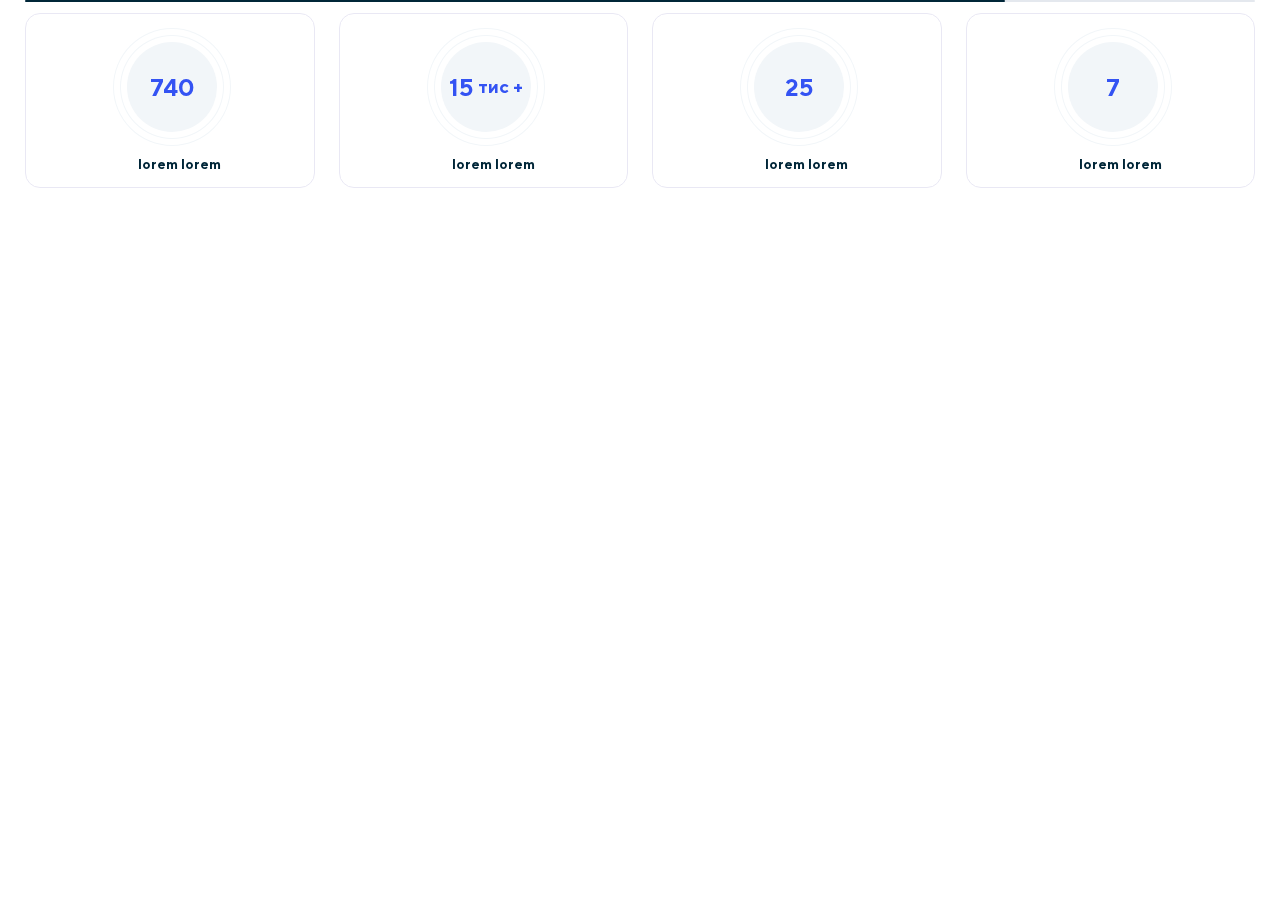
<file: index.html>
<!DOCTYPE html>
<html lang="uk">
	<head>
		<meta charset="UTF-8">
		<meta name="viewport" content="width=device-width, initial-scale=1, maximum-scale=1">
		<title>Каманчеро</title>
        <link rel="stylesheet" href="fonts/fonts.css">
        <link rel="stylesheet" href="css/swiper-bundle.min.css">
        <link rel="stylesheet" href="css/style.css">
	</head>
	<body>

<svg class="svg-about">
    <g id="icon-search">
      <path d="M16 16L12.4584 12.4521L16 16ZM14.4211 7.71053C14.4211 9.49027 13.7141 11.1971 12.4556 12.4556C11.1971 13.7141 9.49027 14.4211 7.71053 14.4211C5.93078 14.4211 4.22394 13.7141 2.96547 12.4556C1.707 11.1971 1 9.49027 1 7.71053C1 5.93078 1.707 4.22394 2.96547 2.96547C4.22394 1.707 5.93078 1 7.71053 1C9.49027 1 11.1971 1.707 12.4556 2.96547C13.7141 4.22394 14.4211 5.93078 14.4211 7.71053V7.71053Z" stroke-width="2" stroke-linecap="round"/>
    </g>
    <g id="icon-arrow">
        <path d="M13.1061 0.0674227C12.9306 0.162101 12.8212 0.342135 12.8212 0.537947V3.58703L0.550721 3.58703C0.246723 3.58703 0 3.82803 0 4.12498C0 4.42193 0.246723 4.66293 0.550721 4.66293L12.8212 4.66293L12.8212 7.71201C12.8212 7.90854 12.9306 8.08858 13.1061 8.18254C13.2816 8.27794 13.496 8.27148 13.6656 8.16748L19.493 4.58044C19.653 4.48146 19.75 4.31003 19.75 4.12498C19.75 3.93993 19.653 3.7685 19.493 3.66952L13.6656 0.0824853C13.576 0.0279733 13.4739 0 13.3719 0C13.2808 0 13.189 0.0229524 13.1061 0.0674227Z"/>
    </g>
    <g id="icon-menu">
        <path d="M4.88958 0.628862L2.83617 3.21029C2.64138 3.44645 2.34107 3.44645 2.1544 3.21029L0.100984 0.628862C-0.0938068 0.384562 0.00358848 0.197266 0.30389 0.197266H4.68668C4.99509 0.197266 5.08437 0.384562 4.88958 0.628862Z"/>
    </g>
    <g id="btn-heart">
       <path d="M17.2422 2.46484C15.3086 0.8125 12.4609 1.12891 10.668 2.95703L10 3.66016L9.29688 2.95703C7.53906 1.12891 4.65625 0.8125 2.72266 2.46484C0.507812 4.36328 0.402344 7.73828 2.37109 9.77734L9.19141 16.8086C9.61328 17.2656 10.3516 17.2656 10.7734 16.8086L17.5938 9.77734C19.5625 7.73828 19.457 4.36328 17.2422 2.46484Z"></path>
    </g>
    <g id="btn-cart">
        <path d="M.853 0a.833.833 0 1 0 0 1.667h.41a.833.833 0 0 1 .8.605l2.643 9.25a2.5 2.5 0 0 0 2.404 1.811h7.615a2.5 2.5 0 0 0 2.321-1.571l2.457-6.144a1.667 1.667 0 0 0-1.547-2.285H4.1l-.435-1.52A2.5 2.5 0 0 0 1.263 0h-.41ZM7.52 20a2.5 2.5 0 1 0 0-5.001 2.5 2.5 0 0 0 0 5.001ZM14.187 20a2.5 2.5 0 1 0 0-5.001 2.5 2.5 0 0 0 0 5.001Z"/>
    </g>
    <g id="btn-login">
        <path d="M8 13.1739C12.3386 13.1739 16 13.8789 16 16.599C16 19.32 12.3146 20 8 20C3.66237 20 0 19.295 0 16.575C0 13.8539 3.68538 13.1739 8 13.1739ZM8 0C10.9391 0 13.294 2.35402 13.294 5.29105C13.294 8.22808 10.9391 10.5831 8 10.5831C5.0619 10.5831 2.70601 8.22808 2.70601 5.29105C2.70601 2.35402 5.0619 0 8 0Z" fill="#3453F3"/>
    </g>
    <g id="icon-phone">
        <path fill-rule="evenodd" clip-rule="evenodd" d="M9.53174 10.4724C13.5208 14.4604 14.4258 9.84672 16.9656 12.3848C19.4143 14.8328 20.8216 15.3232 17.7192 18.4247C17.3306 18.737 14.8616 22.4943 6.1846 13.8197C-2.49348 5.144 1.26158 2.67244 1.57397 2.28395C4.68387 -0.826154 5.16586 0.589383 7.61449 3.03733C10.1544 5.5765 5.54266 6.48441 9.53174 10.4724Z" />
    </g>
</svg>

<div class="wrap">
    

     <section class="advantages advantages--card">
        <div class="container">
            <div class="swiper swiper-advantages">
                <div class="swiper-scrollbar"></div>
                 <div class="swiper-wrapper">
                    <div class="swiper-slide advantages__item">
                        <div class="advantages__inner">
                            <div class="advantages__image">740</div>
                            <div class="advantages__text">
                                <div class="advantages__desc">
                                    <p>lorem lorem</p>
                                </div>
                            </div>
                        </div>
                    </div>
                    <div class="swiper-slide advantages__item">
                        <div class="advantages__inner">
                            <div class="advantages__image">15<span>тис +</span></div>
                            <div class="advantages__text">
                                <div class="advantages__desc">
                                    <p> lorem lorem</p>
                                </div>
                            </div>
                        </div>
                    </div>
                    <div class="swiper-slide advantages__item">
                        <div class="advantages__inner">
                            <div class="advantages__image">25</div>
                            <div class="advantages__text">
                                <div class="advantages__desc">
                                    <p>lorem lorem</p>
                                </div>
                            </div>
                        </div>
                    </div>
                    <div class="swiper-slide advantages__item">
                        <div class="advantages__inner">
                            <div class="advantages__image">7</div>
                            <div class="advantages__text">
                                <div class="advantages__desc">
                                    <p>lorem lorem</p>
                                </div>
                            </div>
                        </div>
                    </div>
                    <div class="swiper-slide advantages__item">
                        <div class="advantages__inner">
                            <div class="advantages__image">7</div>
                            <div class="advantages__text">
                                <div class="advantages__desc">
                                    <p>lorem lorem</p>
                                </div>
                            </div>
                        </div>
                    </div>
                </div><!--end swiper-wrapper-->
            </div>
        </div>
    </section>

</div>



<script src="js/jquery-3.3.1.min.js"></script>
<script src="js/jquery.maskedinput.min.js"></script>
<script src="js/swiper-bundle.min.js"></script>
<script src="js/lazysizes.min.js" async=""></script>
<script src="js/main.js"></script>

    </body>
</html>
</file>
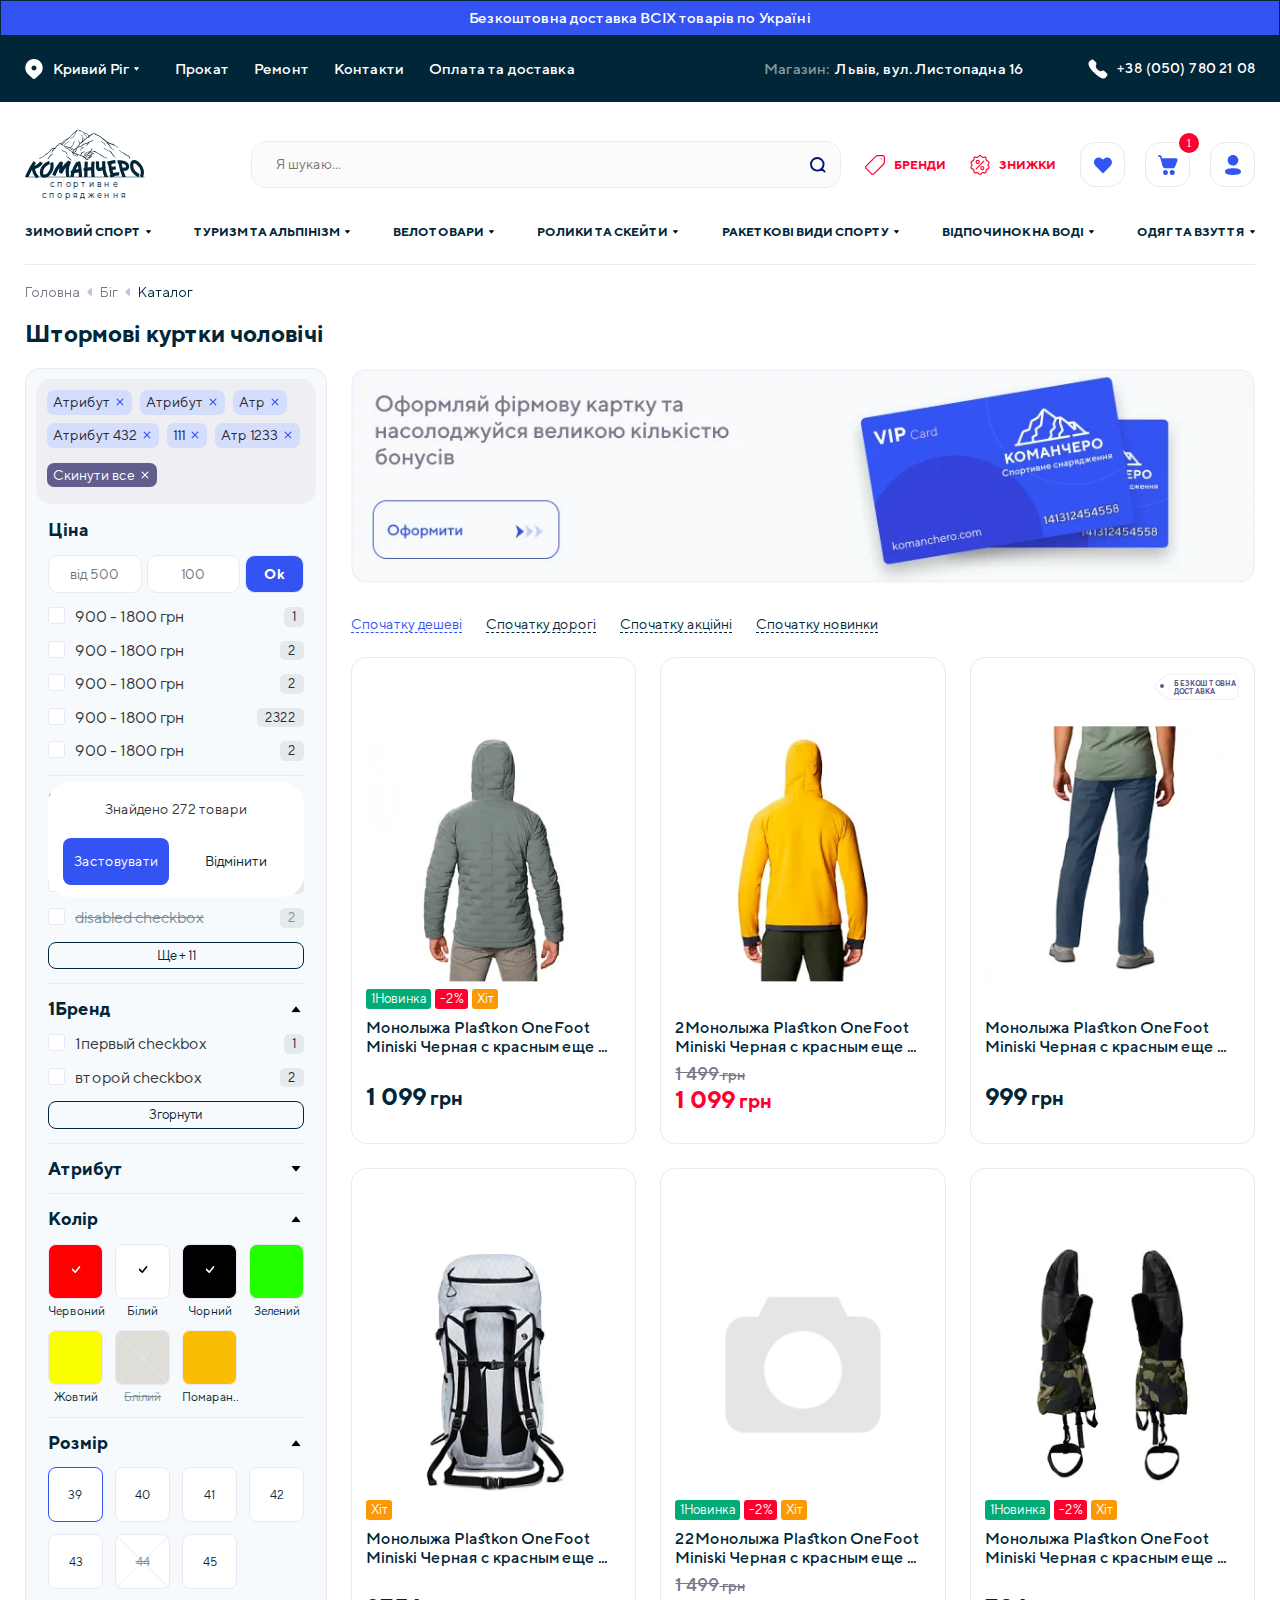
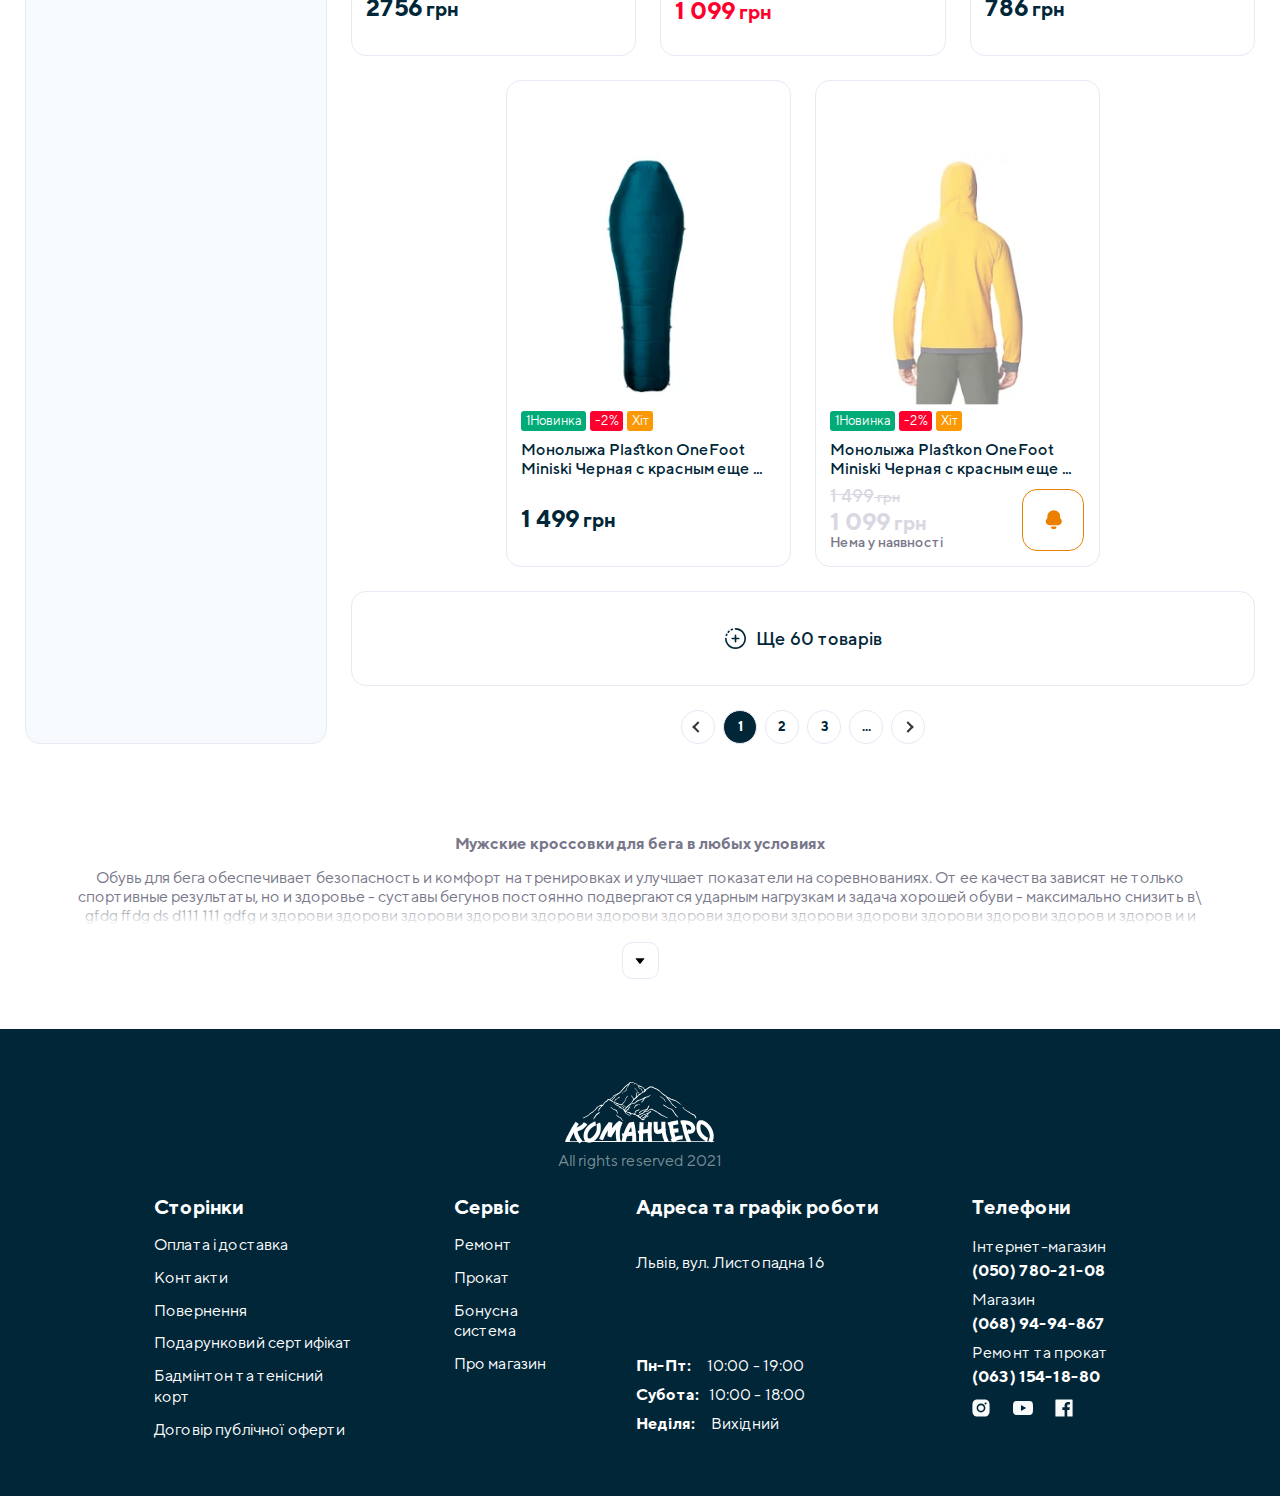
<file: catalog.html>
<!DOCTYPE html>
<html lang="uk">
	<head>
		<meta charset="UTF-8">
		<meta name="viewport" content="width=device-width, initial-scale=1, maximum-scale=1">
		<title>Каманчеро</title>
        <link rel="stylesheet" href="fonts/fonts.css">
        <link rel="stylesheet" href="css/swiper-bundle.min.css">
        <link rel="stylesheet" href="css/style.css">
	</head>
	<body>

<svg class="svg-about">
    <g id="icon-search">
      <path d="M16 16L12.4584 12.4521L16 16ZM14.4211 7.71053C14.4211 9.49027 13.7141 11.1971 12.4556 12.4556C11.1971 13.7141 9.49027 14.4211 7.71053 14.4211C5.93078 14.4211 4.22394 13.7141 2.96547 12.4556C1.707 11.1971 1 9.49027 1 7.71053C1 5.93078 1.707 4.22394 2.96547 2.96547C4.22394 1.707 5.93078 1 7.71053 1C9.49027 1 11.1971 1.707 12.4556 2.96547C13.7141 4.22394 14.4211 5.93078 14.4211 7.71053V7.71053Z" stroke-width="2" stroke-linecap="round"/>
    </g>
    <g id="icon-arrow">
        <path d="M13.1061 0.0674227C12.9306 0.162101 12.8212 0.342135 12.8212 0.537947V3.58703L0.550721 3.58703C0.246723 3.58703 0 3.82803 0 4.12498C0 4.42193 0.246723 4.66293 0.550721 4.66293L12.8212 4.66293L12.8212 7.71201C12.8212 7.90854 12.9306 8.08858 13.1061 8.18254C13.2816 8.27794 13.496 8.27148 13.6656 8.16748L19.493 4.58044C19.653 4.48146 19.75 4.31003 19.75 4.12498C19.75 3.93993 19.653 3.7685 19.493 3.66952L13.6656 0.0824853C13.576 0.0279733 13.4739 0 13.3719 0C13.2808 0 13.189 0.0229524 13.1061 0.0674227Z"/>
    </g>
    <g id="icon-menu">
        <path d="M4.88958 0.628862L2.83617 3.21029C2.64138 3.44645 2.34107 3.44645 2.1544 3.21029L0.100984 0.628862C-0.0938068 0.384562 0.00358848 0.197266 0.30389 0.197266H4.68668C4.99509 0.197266 5.08437 0.384562 4.88958 0.628862Z"/>
    </g>
    <g id="btn-heart">
       <path d="M17.2422 2.46484C15.3086 0.8125 12.4609 1.12891 10.668 2.95703L10 3.66016L9.29688 2.95703C7.53906 1.12891 4.65625 0.8125 2.72266 2.46484C0.507812 4.36328 0.402344 7.73828 2.37109 9.77734L9.19141 16.8086C9.61328 17.2656 10.3516 17.2656 10.7734 16.8086L17.5938 9.77734C19.5625 7.73828 19.457 4.36328 17.2422 2.46484Z"></path>
    </g>
    <g id="btn-cart">
        <path d="M.853 0a.833.833 0 1 0 0 1.667h.41a.833.833 0 0 1 .8.605l2.643 9.25a2.5 2.5 0 0 0 2.404 1.811h7.615a2.5 2.5 0 0 0 2.321-1.571l2.457-6.144a1.667 1.667 0 0 0-1.547-2.285H4.1l-.435-1.52A2.5 2.5 0 0 0 1.263 0h-.41ZM7.52 20a2.5 2.5 0 1 0 0-5.001 2.5 2.5 0 0 0 0 5.001ZM14.187 20a2.5 2.5 0 1 0 0-5.001 2.5 2.5 0 0 0 0 5.001Z"/>
    </g>
    <g id="btn-login">
        <path d="M8 13.1739C12.3386 13.1739 16 13.8789 16 16.599C16 19.32 12.3146 20 8 20C3.66237 20 0 19.295 0 16.575C0 13.8539 3.68538 13.1739 8 13.1739ZM8 0C10.9391 0 13.294 2.35402 13.294 5.29105C13.294 8.22808 10.9391 10.5831 8 10.5831C5.0619 10.5831 2.70601 8.22808 2.70601 5.29105C2.70601 2.35402 5.0619 0 8 0Z" fill="#3453F3"/>
    </g>
    <g id="icon-phone">
        <path fill-rule="evenodd" clip-rule="evenodd" d="M9.53174 10.4724C13.5208 14.4604 14.4258 9.84672 16.9656 12.3848C19.4143 14.8328 20.8216 15.3232 17.7192 18.4247C17.3306 18.737 14.8616 22.4943 6.1846 13.8197C-2.49348 5.144 1.26158 2.67244 1.57397 2.28395C4.68387 -0.826154 5.16586 0.589383 7.61449 3.03733C10.1544 5.5765 5.54266 6.48441 9.53174 10.4724Z" />
    </g>
</svg>

<div class="wrap">
    <header class="main-header">
        <div class="main-header__text">
            <p> Безкоштовна доставка ВСІХ товарів по Україні</p>
        </div>
        <div class="main-header__block">
            <div class="container">
                <div class="main-header__info">
                    <p class="main-header__map">Кривий Ріг</p>
                    <ul class="main-header__list">
                        <li><a href="#" class="main-header__link">Прокат</a></li>
                        <li><a href="#" class="main-header__link">Ремонт</a></li>
                        <li><a href="#" class="main-header__link">Контакти</a></li>
                        <li><a href="#" class="main-header__link">Оплата та доставка</a></li>
                    </ul>
                    <p class="main-header__shop"><span>Магазин: </span>Львів, вул. Листопадна 16</p>
                    <a href="tel:+380507802108" class="main-header__phone">
                        <svg viewBox="0 0 20 20">
                            <use xlink:href="#icon-phone"></use>
                        </svg>
                        <span>+38 (050) 780 21 08</span>
                    </a>
                </div>
            </div>
        </div>
        <div class="container">
            <div class="main-header__wrap"> 
                <a href="#" class="main-header__logo">
                    <span class="main-header__elem">
                        <img src="img/icons/logo/logo-header.svg" width="152" height="64" alt="logo-header">    
                    </span>
                    <span class="main-header__desc">спортивне спорядження</span>
                </a>
                <div class="main-header__search">
                  <input type="text" class="main-header__input" placeholder="Я шукаю...">
                  <button class="main-header__btn">
                    <svg viewBox="0 0 17 17">
                        <use xlink:href="#icon-search"></use>
                    </svg>
                  </button>
                </div>
                <ul class="main-header__row">   
                    <li><a href="#" class="main-header__col main-header__col--brends">Бренди</a></li>
                    <li><a href="#" class="main-header__col main-header__col--discount">Знижки</a></li>
                </ul>
                <div class="main-header__user"> 
                    <a href="#" class="main-header__box main-header__box--favorites">
                        <svg viewBox="0 0 20 18">
                            <use xlink:href="#btn-heart"></use>
                        </svg>
                    </a>
                    <a href="#" class="main-header__box main-header__box--cart">
                        <span class="main-header__count">1</span>
                        <svg viewBox="0 0 20 20">
                            <use xlink:href="#btn-cart"></use>
                        </svg>
                    </a>
                    <a href="#" class="main-header__box main-header__box--login">
                        <svg viewBox="0 0 16 20">
                            <use xlink:href="#btn-login"></use>
                        </svg>
                    </a>
                </div>
            </div>
            <ul class="menu__wrap">
                <li><a href="#" class="menu__item menu__item--sport">Зимовий спорт</a>
                    <div class="menu__box">
                        <ul class="menu__submenu">
                            <li class="menu__row">
                                <div class="menu__sub-wrap">
                                    <h4 class="menu__title">Наплічники</h4>
                                    <ul class="menu__list">
                                        <li><a href="#" class="menu__col">Наплічники 0-44 л</a></li>
                                        <li><a href="#" class="menu__col">Наплічники 45-110 л</a></li>
                                        <li><a href="#" class="menu__col">Наплічники дитячі</a></li>
                                        <li><a href="#" class="menu__col">Намети експедиційні </a></li>
                                        <li><a href="#" class="menu__col">Намети кемпінгові</a></li>
                                    </ul>
                                    <!--<a href="" class="menu__more">Більше</a>-->
                                    <h4 class="menu__title">Намети</h4>
                                    <ul class="menu__list">
                                        <li><a href="#" class="menu__col">Намети трекінгові</a></li>
                                        <li><a href="#" class="menu__col">Намети експедиційні</a></li>
                                        <li><a href="#" class="menu__col">Намети кемпінгові</a></li>
                                        <li><a href="#" class="menu__col">Намети - аксесуари</a></li>
                                        <li><a href="#" class="menu__col">Пальники туристичні </a></li>
                                        <li><a href="#" class="menu__col">Намети - аксесуари</a></li>
                                        <li><a href="#" class="menu__col">Пальники туристичні</a></li>
                                    </ul>
                                   <!--<a href="" class="menu__more">Більше</a>-->
                                 </div>
                            </li>
                           <li class="menu__row">
                                <div class="menu__sub-wrap">
                                    <h4 class="menu__title">Тенти та гамаки</h4>
                                    <ul class="menu__list">
                                        <li><a href="#" class="menu__col">Меблі для кемпінгу</a></li>
                                        <li><a href="#" class="menu__col">Грилі та аксесуари</a></li>
                                        <li><a href="#" class="menu__col">Пальники туристичні</a></li>
                                        <li><a href="#" class="menu__col">Засоби догляду за взуттям</a></li>
                                        <li><a href="#" class="menu__col">Устілки і шнурівки</a></li>
                                        <li><a href="#" class="menu__col">Альпіністські черевики</a></li>
                                        <li><a href="#" class="menu__col">Засоби догляду за взуттям</a></li>
                                    </ul>
                                     <!--<a href="" class="menu__more">Більше</a>-->
                                    <h4 class="menu__title">Тенти та гамаки</h4>
                                    <ul class="menu__list">
                                        <li><a href="#" class="menu__col">Пальники туристичні</a></li>
                                        <li><a href="#" class="menu__col">Пальне для пальників</a></li>
                                    </ul>
                                    <!--<a href="" class="menu__more">Більше</a>-->
                                </div>
                           </li>
                           <li class="menu__row">
                                <div class="menu__sub-wrap">
                                    <h4 class="menu__title">Тенти та гамаки</h4>
                                    <ul class="menu__list">
                                        <li><a href="#" class="menu__col">Казани туристичні</a></li>
                                        <li><a href="#" class="menu__col">М'ячі футбольні, волейбольні, баскетбольні </a></li>
                                        <li><a href="#" class="menu__col">Холодильники, термоконтейнери</a></li>
                                        <li><a href="#" class="menu__col">Грилі та аксесуари</a></li>
                                        <li><a href="#" class="menu__col">Гальма і деталі гальм</a></li>
                                    </ul>
                                     <!--<a href="" class="menu__more">Більше</a>-->
                                    <h4 class="menu__title">Тенти та гамаки</h4>
                                    <ul class="menu__list">
                                        <li><a href="#" class="menu__col">Ланцюги</a></li>
                                        <li><a href="#" class="menu__col">Касети</a></li>
                                        <li><a href="#" class="menu__col">Пальники туристичні</a></li>
                                        <li><a href="#" class="menu__col">Перекидки задні</a></li>
                                    </ul>
                                    <!--<a href="" class="menu__more">Більше</a>-->
                                </div>
                           </li>
                            <li class="menu__row">
                                <div class="menu__sub-wrap">
                                    <h4 class="menu__title">Тенти та гамаки</h4>
                                    <ul class="menu__list">
                                        <li><a href="#" class="menu__col">Ланцюги</a></li>
                                        <li><a href="#" class="menu__col">Касети</a></li>
                                        <li><a href="#" class="menu__col">Пальники туристичні</a></li>
                                        <li><a href="#" class="menu__col">Перекидки задні</a></li>
                                    </ul> 
                                    <!--<a href="" class="menu__more">Більше</a>-->
                                    <h4 class="menu__title">Тенти та гамаки для гірських походів</h4>
                                    <ul class="menu__list">
                                        <li><a href="#" class="menu__col">Пальники туристичні</a></li>
                                        <li><a href="#" class="menu__col">Пальне для пальників</a></li>
                                    </ul>
                                   <!--<a href="" class="menu__more">Більше</a>-->
                                </div>
                           </li>
                           <li class="menu__row">
                                <div class="menu__sub-wrap">
                                    <h4 class="menu__title">Тенти та гамаки</h4>
                                    <ul class="menu__list">
                                        <li><a href="#" class="menu__col">Велошини</a></li>
                                        <li><a href="#" class="menu__col">Велокамери </a></li>
                                        <li><a href="#" class="menu__col">Рафки коліс</a></li>
                                        <li><a href="#" class="menu__col">Шатуни і зірки</a></li>
                                        <li><a href="#" class="menu__col">Педалі</a></li>
                                        <li><a href="#" class="menu__col">Гальма і деталі гальм</a></li>
                                        <li><a href="#" class="menu__col">Перекидки задні</a></li>
                                        <li><a href="#" class="menu__col">Перекидки передні</a></li>
                                        <li><a href="#" class="menu__col">Касети</a></li>
                                    </ul>
                                    <a href="" class="menu__more">Більше</a>
                                </div>
                           </li>
                           <li class="menu__row menu__row--add">
                                <div class="menu__sub-wrap">
                                    <ul class="menu__list">
                                        <li><a href="#" class="menu__col">Тенти та гамаки для гірських походів</a></li>
                                        <li><a href="#" class="menu__col">Тенти та гамаки</a></li>
                                        <li><a href="#" class="menu__col">Тенти та гамаки для гірських походів</a></li>
                                        <li><a href="#" class="menu__col">Тенти та гамаки</a></li>
                                        <li><a href="#" class="menu__col">Тенти та гамаки</a></li>
                                        <li><a href="#" class="menu__col">Велоодяг і взуття</a></li>
                                        <li><a href="#" class="menu__col">Тенти та гамаки</a></li>
                                        <li><a href="#" class="menu__col">Велоодяг і взуття</a></li>
                                    </ul>
                                    <a href="#" class="menu__show">Більше категорій</a>
                                </div>
                           </li>
                       </ul>
                    </div>
                </li>
                <li>
                    <a href="#" class="menu__item menu__item--mountain">Туризм та альпінізм</a>
                    <div class="menu__box">
                        <ul class="menu__submenu">
                            <li class="menu__row">
                                <div class="menu__sub-wrap">
                                    <h4 class="menu__title">Наплічники</h4>
                                    <ul class="menu__list">
                                        <li><a href="#" class="menu__col">Наплічники 0-44 л</a></li>
                                        <li><a href="#" class="menu__col">Наплічники 45-110 л</a></li>
                                        <li><a href="#" class="menu__col">Наплічники дитячі</a></li>
                                        <li><a href="#" class="menu__col">Намети експедиційні </a></li>
                                        <li><a href="#" class="menu__col">Намети кемпінгові</a></li>
                                    </ul>
                                     <a href="" class="menu__more">Більше</a>
                                    <h4 class="menu__title">Намети</h4>
                                    <ul class="menu__list">
                                        <li><a href="#" class="menu__col">Намети трекінгові</a></li>
                                        <li><a href="#" class="menu__col">Намети експедиційні</a></li>
                                        <li><a href="#" class="menu__col">Намети кемпінгові</a></li>
                                        <li><a href="#" class="menu__col">Намети - аксесуари</a></li>
                                        <li><a href="#" class="menu__col">Пальники туристичні </a></li>
                                        <li><a href="#" class="menu__col">Намети - аксесуари</a></li>
                                        <li><a href="#" class="menu__col">Пальники туристичні</a></li>
                                    </ul>
                                     <a href="" class="menu__more">Більше</a>
                                 </div>
                            </li>
                           <li class="menu__row">
                                <div class="menu__sub-wrap">
                                    <h4 class="menu__title">Тенти та гамаки</h4>
                                    <ul class="menu__list">
                                        <li><a href="#" class="menu__col">Меблі для кемпінгу</a></li>
                                        <li><a href="#" class="menu__col">Грилі та аксесуари</a></li>
                                        <li><a href="#" class="menu__col">Пальники туристичні</a></li>
                                        <li><a href="#" class="menu__col">Засоби догляду за взуттям</a></li>
                                        <li><a href="#" class="menu__col">Устілки і шнурівки</a></li>
                                        <li><a href="#" class="menu__col">Альпіністські черевики</a></li>
                                        <li><a href="#" class="menu__col">Засоби догляду за взуттям</a></li>
                                    </ul>
                                     <a href="" class="menu__more">Більше</a>
                                    <h4 class="menu__title">Тенти та гамаки</h4>
                                    <ul class="menu__list">
                                        <li><a href="#" class="menu__col">Пальники туристичні</a></li>
                                        <li><a href="#" class="menu__col">Пальне для пальників</a></li>
                                    </ul>
                                     <a href="" class="menu__more">Більше</a>
                                </div>
                           </li>
                       </ul>
                    </div>
                </li>
                <li><a href="#" class="menu__item menu__item--bicycle_loads">Велотовари</a></li>
                <li><a href="#" class="menu__item menu__item--roller_skates">Ролики та скейти</a></li>
                <li><a href="#" class="menu__item menu__item--racket_sports">Ракеткові види спорту</a></li>
                <li><a href="#" class="menu__item menu__item--rest_water">Відпочинок на воді</a></li>
                <li><a href="#" class="menu__item menu__item--clothes_shoes">Одяг та взуття</a></li>
            </ul>
        </div>
        <section class="mob-block">
            <div class="container">
                <div class="mob-block__wrap">
                    <a href="" class="mob-block__logo">
                        <img src="img/icons/logo/logo-header.svg" width="60" height="25" alt="logo-header">
                        <span class="mob-block__text">спортивне спорядження</span>
                    </a>
                    <p class="mob-block__address"><span>Львів, вул.  Листопадна 16</span></p>
                    <button class="mob-block__phone">
                        <svg viewBox="0 0 20 20">
                            <use xlink:href="#icon-phone"></use>
                        </svg>
                    </button>
                </div>
            </div>
        </section>
        <section class="mob-menu">
            <div class="container">
                <div class="mob-menu__wrap">
                    <a href="#" class="mob-menu__link mob-menu__link--catalog">Каталог</a>
                    <a href="#" class="mob-menu__link mob-menu__link--favorites">Вибране</a>
                    <a href="#" class="mob-menu__link mob-menu__link--search">Пошук</a>
                    <a href="#" class="mob-menu__link mob-menu__link--cart">Кошик
                        <span class="mob-menu__count">1</span>
                    </a>
                    <button class="mob-menu__open">Інше</button>
                </div>
            </div>
        </section>
    </header>

    <section class="catalog">
        <div class="container">
            <div class="swiper catalog__slider">
                 <div class="swiper-scrollbar"></div>
                <div class="swiper-wrapper">
                    <div class="swiper-slide">
                         <ul class="breadcrumbs__list"> 
                            <li><a href="#">Головна</a></li>
                            <li><a href="#">Біг</a></li>
                            <li>Каталог</li>
                         </ul>
                    </div>
                </div>
            </div>
           
            <h1 class="catalog__title">Штормові куртки чоловічі</h1>
            <div class="filter__wrap">  
                <div class="filter__item"><p class="filter__block">Фільтр</p></div> 
                <div class="filter__item">
                    <div class="select__wrap select__wrap--filter">
                        <span class="filter__text">Спочатку</span>
                        <input type="hidden" value="Дешеві">
                        <div class="select__placeholder">Дешеві</div>
                         <ul class="select__list">
                            <li class="select__item select__item--active">Дешеві</li>
                            <li class="select__item">Дорогі</li>
                            <li class="select__item">Акційні</li>
                            <li class="select__item">Новинки</li>
                          </ul>
                    </div>
                </div>
            </div> <!--e nd filter__wrap-->
            <div class="catalog__wrap">
                <div class="catalog__item catalog__item--aside">
                        <div class="catalog__holder">   
                            <div class="catalog__row">
                                <p class="catalog__col">Атрибут</p>
                                <p class="catalog__col">Атрибут</p>
                                <p class="catalog__col">Атр</p>
                                <p class="catalog__col">Атрибут 432</p>
                                <p class="catalog__col">111</p>
                                <p class="catalog__col">Атр 1233</p>
                            </div>
                            <button class="catalog__reset">Скинути все</button>
                        </div>
                        <div class="catalog__block">
                            <h4 class="catalog__subtitle">Ціна</h4>
                            <div class="catalog__price">
                                <div class="catalog__wrapper">
                                    <input type="text" class="catalog__input" placeholder="від 500">
                                    <input type="text" class="catalog__input" placeholder="100">
                                </div>
                                <button class="catalog__btn">Ok</button>
                            </div>
                            <div class="catalog__inner"> 
                                <div class="check__wrap">
                                    <div class="check__item">   
                                        <div class="check__block">
                                          <input type="radio" id="c_1" class="check__input" name="check_price">
                                          <label for="c_1" class="check__label">900 - 1800 грн</label>
                                        </div>
                                        <p class="check__count">1</p>
                                    </div>
                                    <div class="check__item">   
                                        <div class="check__block">
                                          <input type="radio" id="c_2" class="check__input" name="check_price">
                                          <label for="c_2" class="check__label">900 - 1800 грн</label>
                                        </div>
                                        <p class="check__count">2</p>
                                    </div>
                                    <div class="check__item">   
                                        <div class="check__block">
                                          <input type="radio" id="c_3" class="check__input" name="check_price">
                                          <label for="c_3" class="check__label">900 - 1800 грн</label>
                                        </div>
                                        <p class="check__count">2</p>
                                    </div>
                                    <div class="check__item">   
                                        <div class="check__block">
                                          <input type="radio" id="c_4" class="check__input" name="check_price">
                                          <label for="c_4" class="check__label">900 - 1800 грн</label>
                                        </div>
                                        <p class="check__count">2322</p>
                                    </div>
                                    <div class="check__item">   
                                        <div class="check__block">
                                          <input type="radio" id="c_5" class="check__input" name="check_price">
                                          <label for="c_5" class="check__label">900 - 1800 грн</label>
                                        </div>
                                        <p class="check__count">2</p>
                                    </div>
                                </div> 
                                <div class="catalog__result catalog__result--active">
                                    <p class="catalog__info">Знайдено 272 товари</p>
                                    <div class="catalog__holder-mob"> 
                                        <button class="catalog__control catalog__control--apply">Застовувати</button>
                                        <button class="catalog__control catalog__control--cancel">Відмінити</button>
                                    </div>
                                 </div>
                            </div><!--end catalog__inner-->

                            <div class="catalog__inner catalog__inner--brends"> 
                                <h4 class="catalog__subtitle catalog__subtitle--user">Бренд</h4>
                                <div class="check__submenu"> 
                                    <div class="catalog__search-wrap">
                                        <button class="catalog__search">
                                            <svg viewBox="0 0 17 17">
                                                <use xlink:href="#icon-search"></use>
                                            </svg>
                                        </button>
                                        <input type="text" class="catalog__field" placeholder="Пошук">
                                    </div>
                                    <div class="check__wrap">
                                        <div class="check__item">   
                                            <div class="check__block">
                                              <input type="checkbox" id="c_6" class="check__input">
                                              <label for="c_6" class="check__label">первый checkbox</label>
                                            </div>
                                            <p class="check__count">1</p>
                                        </div>
                                        <div class="check__item check__item--disabled">   
                                            <div class="check__block">
                                              <input type="checkbox" disabled  id="c_7" class="check__input">
                                              <label for="c_7" class="check__label">disabled checkbox</label>
                                            </div>
                                            <p class="check__count">2</p>
                                        </div>
                                    </div> 
                                    <button class="catalog__more">Ще + 11</button>
                                </div>
                            </div><!--end catalog__inner-->

                            <div class="catalog__inner"> 
                                <h4 class="catalog__subtitle catalog__subtitle--user">1Бренд</h4>
                                <div class="check__submenu"> 
                                    <div class="check__wrap">
                                        <div class="check__item">   
                                            <div class="check__block">
                                              <input type="checkbox" id="c_8" class="check__input">
                                              <label for="c_8" class="check__label">1первый checkbox</label>
                                            </div>
                                            <p class="check__count">1</p>
                                        </div>
                                        <div class="check__item">   
                                            <div class="check__block">
                                              <input type="checkbox" id="c_9" class="check__input">
                                              <label for="c_9" class="check__label">второй checkbox</label>
                                            </div>
                                            <p class="check__count">2</p>
                                        </div>
                                    </div> 
                                    <button class="catalog__more">Згорнути</button>
                               </div>
                            </div><!--end catalog__inner-->

                            <div class="catalog__inner"> 
                                <h4 class="catalog__subtitle catalog__subtitle--user catalog__subtitle--hide">Атрибут</h4>
                                <div class="check__submenu" style="display: none"> 
                                    <div class="check__wrap">
                                        <div class="check__item">   
                                            <div class="check__block">
                                              <input type="checkbox" id="c_10" class="check__input">
                                              <label for="c_10" class="check__label">первый checkbox</label>
                                            </div>
                                            <p class="check__count">1</p>
                                        </div>
                                        <div class="check__item">   
                                            <div class="check__block">
                                              <input type="checkbox" id="c_11" class="check__input">
                                              <label for="c_11" class="check__label">второй checkbox</label>
                                            </div>
                                            <p class="check__count">2</p>
                                        </div>
                                    </div> 
                                    <button class="catalog__more">Згорнути</button>
                               </div>
                            </div><!--end catalog__inner-->

                            <div class="catalog__inner"> 
                                <h4 class="catalog__subtitle catalog__subtitle--user">Колір</h4>
                                <div class="check__submenu"> 
                                    <div class="check__holder"> 
                                        <div class="check__box">
                                            <input type="checkbox" checked id="c_12" class="check__elem">
                                            <label for="c_12" class="check__type" style="--bg: #ff0000">Червоний</label>
                                        </div>
                                       <div class="check__box check__box--black">
                                             <input type="checkbox" checked id="c_13" class="check__elem">
                                            <label for="c_13" class="check__type" style="--bg: #ffffff">Білий</label>
                                        </div>
                                        <div class="check__box">
                                            <input type="checkbox" checked id="c_14" class="check__elem">
                                            <label for="c_14" class="check__type" style="--bg: #000000">Чорний</label>
                                        </div>
                                        <div class="check__box">
                                            <input type="checkbox" id="c_15" class="check__elem">
                                            <label for="c_15"  class="check__type" style="--bg: #24ff00">Зелений</label>
                                        </div>
                                        <div class="check__box">
                                            <input type="checkbox" id="c_16" class="check__elem">
                                            <label for="c_16" class="check__type" style="--bg: #faff00">Жовтий</label>
                                        </div>
                                       <div class="check__box">
                                            <input type="checkbox" disabled id="c_17" class="check__elem">
                                            <label for="c_17" class="check__type" style="--bg: #dfddd8">Блілий</label>
                                        </div>
                                        <div class="check__box">
                                            <input type="checkbox" id="c_18" class="check__elem">
                                            <label for="c_18" class="check__type" style="--bg: #fbbc04">Помаран..</label>
                                        </div>
                                    </div>
                                </div>
                            </div>

                            <div class="catalog__inner catalog__inner--size"> 
                                 <h4 class="catalog__subtitle catalog__subtitle--user">Розмір</h4>
                                <div class="check__submenu"> 
                                    <div class="check__holder"> 
                                        <div class="check__box">
                                            <input type="checkbox" checked id="c_19" class="check__elem">
                                            <label for="c_19" class="check__type" ><span> 39</span></label>
                                        </div>
                                      <div class="check__box">
                                            <input type="checkbox" id="c_20" class="check__elem">
                                            <label for="c_20" class="check__type" ><span> 40</span></label>
                                        </div>
                                        <div class="check__box">
                                            <input type="checkbox" id="c_21" class="check__elem">
                                            <label for="c_21" class="check__type" ><span> 41</span></label>
                                        </div>
                                        <div class="check__box">
                                            <input type="checkbox" id="c_22" class="check__elem">
                                            <label for="c_22" class="check__type" ><span> 42</span></label>
                                        </div>
                                        <div class="check__box">
                                            <input type="checkbox" id="c_23" class="check__elem">
                                            <label for="c_23" class="check__type" ><span> 43</span></label>
                                        </div>
                                        <div class="check__box">
                                            <input type="checkbox" disabled id="c_24" class="check__elem">
                                            <label for="c_24" class="check__type" ><span> 44</span></label>
                                        </div>
                                        <div class="check__box">
                                            <input type="checkbox" id="c_25" class="check__elem">
                                            <label for="c_25" class="check__type" ><span> 45</span></label>
                                        </div>
                                    </div>
                                </div>   
                            </div>

                        </div> 
                </div>
                <div class="catalog__item catalog__item--content">
                    <a href="#" class="catalog__pic">
                        <picture>  
                            <source srcset="img/cart/cart_2x.webp 2x, img/cart/cart_1x.webp 1x" type="image/webp">
                            <source srcset="img/cart/cart_2x.png 2x, img/cart/cart_1x.png 1x">
                            <img src="img/cart/cart_1x.png" alt="cart">
                       </picture> 
                   </a> 
                   <div class="catalog__sort">
                        <p class="catalog__elem catalog__elem--active">Спочатку дешеві</p>
                        <p class="catalog__elem">Спочатку дорогі</p>
                        <p class="catalog__elem">Спочатку акційні</p>
                        <p class="catalog__elem">Спочатку новинки</p>
                    </div>
                    <div class="product__wrap">
                        <div class="product__item">
                            <button class="product__cart">
                                <svg viewBox="0 0 20 18">
                                    <use xlink:href="#btn-heart"></use>
                                </svg>
                            </button>
                            <div class="product__wrap-block">   
                                <a href="#" class="product__pic">
                                    <picture class="product__image product__image--visible">
                                        <source srcset="img/product/webp/product1@2x.webp 2x, img/product/webp/product1@1x.webp 1x" type="image/webp">
                                        <img src="[data-uri]" data-src="img/product/product1@1x.png" data-srcset="img/product/product1@2x.png 2x" class="lazyload" loading="lazy" alt="product_1">
                                    </picture>
                                    <picture class="product__image">
                                        <source srcset="img/product/webp/product2@2x.webp 2x, img/product/webp/product2@1x.webp 1x" type="image/webp">
                                        <img src="[data-uri]" data-src="img/product/product2@1x.png" data-srcset="img/product/product2@2x.png" class="lazyload" loading="lazy" alt="product_2">
                                    </picture>
                                    <picture class="product__image">
                                        <source srcset="img/product/webp/product1@2x.webp 2x, img/product/webp/product1@1x.webp 1x" type="image/webp">
                                        <img src="[data-uri]" data-src="img/product/product1@1x.png" data-srcset="img/product/product1@2x.png 2x" class="lazyload" loading="lazy" alt="product_1">
                                    </picture>
                                    <picture class="product__image">
                                        <source srcset="img/product/webp/product2@2x.webp 2x, img/product/webp/product2@1x.webp 1x" type="image/webp">
                                        <img src="[data-uri]" data-src="img/product/product2@1x.png" data-srcset="img/product/product2@2x.png" class="lazyload" loading="lazy" alt="product_2">
                                    </picture>
                                 </a>
                                <div class="product__info">   
                                    <p class="product__control product__control--new">1Новинка</p> 
                                    <p class="product__control product__control--price">-2%</p>
                                    <p class="product__control product__control--hit">Хіт</p>
                                </div>
                            </div>
                            <a href="#" class="product__name"><p >Монолыжа Plastkon OneFoot Miniski Черная с красным еще ... </p></a>
                             <div class="product__block">
                                <p class="product__price"><span>1 099</span> грн</p>
                            </div>
                            <div class="product__submenu">
                                <div class="product__gallery">    
                                    <picture class="product__elem product__elem--active" data-index="0">
                                       <source srcset="img/product/webp/product1@2x.webp 2x, img/product/webp/product1@1x.webp 1x" type="image/webp">
                                        <img src="[data-uri]" data-src="img/product/product1@1x.png" data-srcset="img/product/product1@2x.png 2x" class="lazyload" loading="lazy" alt="product_1">
                                    </picture>
                                    <picture class="product__elem" data-index="1"> 
                                         <source srcset="img/product/webp/product2@2x.webp 2x, img/product/webp/product2@1x.webp 1x" type="image/webp">
                                        <img src="[data-uri]" data-src="img/product/product2@1x.png" data-srcset="img/product/product2@2x.png" class="lazyload" loading="lazy" alt="product_2">
                                    </picture>
                                     <picture class="product__elem" data-index="2">
                                        <source srcset="img/product/webp/product1@2x.webp 2x, img/product/webp/product1@1x.webp 1x" type="image/webp">
                                        <img src="[data-uri]" data-src="img/product/product1@1x.png" data-srcset="img/product/product1@2x.png" class="lazyload" loading="lazy" alt="product_1">
                                    </picture>
                                    <picture class="product__elem" data-index="3"> 
                                        <source srcset="img/product/webp/product2@2x.webp 2x, img/product/webp/product2@1x.webp 1x" type="image/webp">
                                        <img src="[data-uri]" data-src="img/product/product2@1x.png" data-srcset="img/product/product2@2x.png" class="lazyload" loading="lazy" alt="product_2">
                                    </picture>
                                    <a href="#" class="product__details">+ 5</a>
                                </div>
                                <div class="product__gallery--mob">
                                    <div class="product__bg product__bg--active" data-index="0" style="background-color: #62bb1c"></div>
                                    <div class="product__bg" data-index="1" style="background-color: #85979f"></div>
                                    <div class="product__bg" data-index="2" style="background-color: #494646"></div>
                                    <div class="product__bg" data-index="3" style="background-color: #ffb10f"></div>
                                    <a href="#" class="product__load">...</a>
                                </div>
                                <div class="product__wrap-size">
                                    <div class="product__size product__size--active">
                                        <a href="#" class="product__col">s</a>
                                        <a href="#" class="product__col">m</a>
                                        <a href="#" class="product__col">l</a>
                                        <a href="#" class="product__col">xl</a>
                                        <a href="#" class="product__col product__col--hidden">m</a>
                                        <a href="#" class="product__col product__col--hidden">l</a>
                                        <a href="#" class="product__link">...</a>
                                    </div>
                                    <div class="product__size">
                                        <a href="#" class="product__col">s</a>
                                    </div>
                                    <div class="product__size">
                                        <a href="#" class="product__col">m</a>
                                    </div>
                                    <div class="product__size">
                                        <a href="#" class="product__col">xs</a>
                                    </div>
                                </div>
                                
                            </div>
                        </div>
                        <div class="product__item">
                            <button class="product__cart">
                                <svg viewBox="0 0 20 18">
                                    <use xlink:href="#btn-heart"></use>
                                </svg>
                            </button>
                             <div class="product__wrap-block">   
                                <a href="#" class="product__pic">
                                    <picture class="product__image product__image--visible">
                                        <source srcset="img/product/webp/product2@2x.webp 2x, img/product/webp/product2@1x.webp 1x" type="image/webp">
                                        <img src="[data-uri]" data-src="img/product/product2@1x.png" data-srcset="img/product/product2@2x.png" class="lazyload" loading="lazy" alt="product_2">
                                    </picture>
                                    <picture class="product__image">
                                        <source srcset="img/product/webp/product1@2x.webp 2x, img/product/webp/product1@1x.webp 1x" type="image/webp">
                                        <img src="[data-uri]" data-src="img/product/product1@1x.png" data-srcset="img/product/product1@2x.png 2x" class="lazyload" loading="lazy" alt="product_1">
                                    </picture>
                                    <picture class="product__image">
                                        <source srcset="img/product/webp/product2@2x.webp 2x, img/product/webp/product2@1x.webp 1x" type="image/webp">
                                        <img src="[data-uri]" data-src="img/product/product2@1x.png" data-srcset="img/product/product2@2x.png" class="lazyload" loading="lazy" alt="product_2">
                                    </picture>
                                    <picture class="product__image">
                                        <source srcset="img/product/webp/product1@2x.webp 2x, img/product/webp/product1@1x.webp 1x" type="image/webp">
                                        <img src="[data-uri]" data-src="img/product/product1@1x.png" data-srcset="img/product/product1@2x.png 2x" class="lazyload" loading="lazy" alt="product_1">
                                    </picture>
                                 </a>
                                 <!--если нужно
                                <div class="product__info">   
                                    <p class="product__control product__control--hit">Хіт</p>
                                </div> - показываем данный блок-->
                            </div>

                            <a href="#" class="product__name"><p>2Монолыжа Plastkon OneFoot Miniski Черная с красным еще ... </p></a>
                            <div class="product__block product__block--inner">
                               <p class="product__price product__price--old"><span>1 499</span> грн</p> 
                               <p class="product__price product__price--discount"><span>1 099</span> грн</p>
                            </div>
                            <div class="product__submenu">
                                <div class="product__gallery">    
                                    <picture class="product__elem product__elem--active" data-index="0">
                                        <source srcset="img/product/webp/product2@2x.webp 2x, img/product/webp/product2@1x.webp 1x" type="image/webp">
                                        <img src="[data-uri]" data-src="img/product/product2@1x.png" data-srcset="img/product/product2@2x.png" class="lazyload" loading="lazy" alt="product_2">
                                    </picture>
                                    <picture class="product__elem" data-index="1"> 
                                        <source srcset="img/product/webp/product1@2x.webp 2x, img/product/webp/product1@1x.webp 1x" type="image/webp">
                                        <img src="[data-uri]" data-src="img/product/product1@1x.png" data-srcset="img/product/product1@2x.png 2x" class="lazyload" loading="lazy" alt="product">
                                    </picture>
                                     <picture class="product__elem" data-index="2">
                                        <source srcset="img/product/webp/product2@2x.webp 2x, img/product/webp/product2@1x.webp 1x" type="image/webp">
                                        <img src="[data-uri]" data-src="img/product/product2@1x.png" data-srcset="img/product/product2@2x.png" class="lazyload" loading="lazy" alt="product_2">
                                    </picture>
                                    <picture class="product__elem" data-index="3"> 
                                        <source srcset="img/product/webp/product1@2x.webp 2x, img/product/webp/product1@1x.webp 1x" type="image/webp">
                                        <img src="[data-uri]" data-src="img/product/product1@1x.png" data-srcset="img/product/product1@2x.png 2x" class="lazyload" loading="lazy"  alt="product">
                                    </picture>
                                    <a href="#" class="product__details">+ 5</a>
                                </div>
                                <div class="product__size">
                                    <a href="#" class="product__col">S</a>
                                    <a href="#" class="product__col">M</a>
                                    <a href="#" class="product__col">L</a>
                                    <a href="#" class="product__col">XL</a>
                                    <a href="#" class="product__col product__col--hidden">M</a>
                                    <a href="#" class="product__col product__col--hidden">L</a>
                                    <a href="#" class="product__link">...</a>
                                </div>
                                 <div class="product__gallery--mob">
                                    <div class="product__bg product__bg--active" data-index="0" style="background-color: #62bb1c"></div>
                                    <div class="product__bg" data-index="1" style="background-color: #85979f"></div>
                                    <div class="product__bg" data-index="2" style="background-color: #494646"></div>
                                    <div class="product__bg" data-index="3" style="background-color: #ffb10f"></div>
                                     <a href="#" class="product__load">...</a>
                                </div>
                                <div class="product__wrap-size">
                                    <div class="product__size product__size--active">
                                        <a href="#" class="product__col">s</a>
                                        <a href="#" class="product__col">m</a>
                                        <a href="#" class="product__link">...</a>
                                    </div>
                                    <div class="product__size">
                                        <a href="#" class="product__col">m</a>
                                    </div>
                                    <div class="product__size">
                                        <a href="#" class="product__col">l</a>
                                    </div>
                                     <div class="product__size">
                                        <a href="#" class="product__col">s</a>
                                    </div>
                                </div>
                            </div>
                        </div>
                        <div class="product__item">
                            <button class="product__cart">
                                <svg viewBox="0 0 20 18">
                                    <use xlink:href="#btn-heart"></use>
                                </svg>
                            </button>
                            <div class="product__wrap-block">   
                                <a href="#" class="product__pic">
                                   <picture class="product__image product__image--visible">
                                        <source srcset="img/product/webp/product3@2x.webp 2x, img/product/webp/product3@1x.webp 1x" type="image/webp">
                                        <img src="[data-uri]" data-src="img/product/product3@1x.png" data-srcset="img/product/product3@2x.png" class="lazyload" loading="lazy" alt="product_3">
                                    </picture>
                                    <picture class="product__image">
                                        <source srcset="img/product/webp/product1@2x.webp 2x, img/product/webp/product1@1x.webp 1x" type="image/webp">
                                        <img src="[data-uri]" data-src="img/product/product1@1x.png" data-srcset="img/product/product1@2x.png 2x" class="lazyload" loading="lazy" alt="product_1">
                                    </picture>
                                    <picture class="product__image">
                                        <source srcset="img/product/webp/product2@2x.webp 2x, img/product/webp/product2@1x.webp 1x" type="image/webp">
                                        <img src="[data-uri]" data-src="img/product/product2@1x.png" data-srcset="img/product/product2@2x.png" class="lazyload" loading="lazy" alt="product_2">
                                    </picture>
                                    <picture class="product__image">
                                        <source srcset="img/product/webp/product1@2x.webp 2x, img/product/webp/product1@1x.webp 1x" type="image/webp">
                                        <img src="[data-uri]" data-src="img/product/product1@1x.png" data-srcset="img/product/product1@2x.png 2x" class="lazyload" loading="lazy" alt="product_1">
                                    </picture>
                                </a>
                                <!--если нужно 
                                <div class="product__info">    
                                    <p class="product__control product__control--price">-2%</p>
                                </div>- показываем данный блок-->
                            </div>
                            <a href="#" class="product__name"><p >Монолыжа Plastkon OneFoot Miniski Черная с красным еще ... </p></a>
                             <div class="product__block">
                                <p class="product__price"><span>999</span> грн</p>
                            </div>
                            <p class="product__delivery"><span>Безкоштовна доставка</span></p>
                             <div class="product__submenu">
                                <div class="product__gallery">    
                                    <picture class="product__elem product__elem--active" data-index="0">
                                       <source srcset="img/product/webp/product3@2x.webp 2x, img/product/webp/product3@1x.webp 1x" type="image/webp">
                                       <img src="[data-uri]" data-src="img/product/product3@1x.png" data-srcset="img/product/product3@2x.png" class="lazyload" loading="lazy" alt="product_3">
                                    </picture>
                                   <picture class="product__elem" data-index="1"> 
                                        <source srcset="img/product/webp/product1@2x.webp 2x, img/product/webp/product1@1x.webp 1x" type="image/webp">
                                        <img src="[data-uri]" data-src="img/product/product1@1x.png" data-srcset="img/product/product1@2x.png 2x" class="lazyload" loading="lazy" alt="product_1">
                                    </picture>
                                    <picture class="product__elem" data-index="2">
                                        <source srcset="img/product/webp/product2@2x.webp 2x, img/product/webp/product2@1x.webp 1x" type="image/webp">
                                        <img src="[data-uri]" data-src="img/product/product2@1x.png" data-srcset="img/product/product2@2x.png" class="lazyload" loading="lazy" alt="product_2">
                                    </picture>
                                    <picture class="product__elem" data-index="3"> 
                                        <source srcset="img/product/webp/product1@2x.webp 2x, img/product/webp/product1@1x.webp 1x" type="image/webp">
                                        <img src="[data-uri]" data-src="img/product/product1@1x.png" data-srcset="img/product/product1@2x.png 2x" class="lazyload" loading="lazy"  alt="product_1">
                                    </picture>
                                    <a href="#" class="product__details">+ 5</a>
                                </div>
                                <div class="product__size">
                                    <a href="#" class="product__col">S</a>
                                    <a href="#" class="product__col">M</a>
                                    <a href="#" class="product__col">L</a>
                                    <a href="#" class="product__col">XL</a>
                                    <a href="#" class="product__col product__col--hidden">M</a>
                                    <a href="#" class="product__col product__col--hidden">L</a>
                                    <a href="#" class="product__link">...</a>
                                </div>
                                 <div class="product__gallery--mob">
                                    <div class="product__bg product__bg--active" data-index="0" style="background-color: #62bb1c"></div>
                                    <div class="product__bg" data-index="1" style="background-color: #85979f"></div>
                                    <div class="product__bg" data-index="2" style="background-color: #494646"></div>
                                    <div class="product__bg" data-index="3" style="background-color: #ffb10f"></div>
                                     <a href="#" class="product__load">...</a>
                                </div>
                                <div class="product__wrap-size">
                                    <div class="product__size product__size--active">
                                        <a href="#" class="product__col">s</a>
                                        <a href="#" class="product__col">m</a>
                                        <a href="#" class="product__link">...</a>
                                    </div>
                                    <div class="product__size">
                                        <a href="#" class="product__col">m</a>
                                    </div>
                                    <div class="product__size">
                                        <a href="#" class="product__col">l</a>
                                    </div>
                                     <div class="product__size">
                                        <a href="#" class="product__col">s</a>
                                    </div>
                                </div>
                            </div>
                        </div>
                        <div class="product__item">
                            <button class="product__cart">
                                <svg viewBox="0 0 20 18">
                                    <use xlink:href="#btn-heart"></use>
                                </svg>
                            </button>
                            <div class="product__wrap-block">  
                                <a href="#" class="product__pic">
                                   <picture class="product__image product__image--visible">
                                        <source srcset="img/product/webp/product6@2x.webp 2x, img/product/webp/product6@1x.webp 1x" type="image/webp">
                                        <img src="[data-uri]" data-src="img/product/product6@1x.png" data-srcset="img/product/product6@2x.png" class="lazyload" loading="lazy" alt="product_6">
                                    </picture>
                                    <picture class="product__image">
                                        <source srcset="img/product/webp/product1@2x.webp 2x, img/product/webp/product1@1x.webp 1x" type="image/webp">
                                        <img src="[data-uri]" data-src="img/product/product1@1x.png" data-srcset="img/product/product1@2x.png 2x" class="lazyload" loading="lazy" alt="product_1">
                                    </picture>
                                    <picture class="product__image">
                                        <source srcset="img/product/webp/product2@2x.webp 2x, img/product/webp/product2@1x.webp 1x" type="image/webp">
                                        <img src="[data-uri]" data-src="img/product/product2@1x.png" data-srcset="img/product/product2@2x.png" class="lazyload" loading="lazy" alt="product_2">
                                    </picture>
                                    <picture class="product__image">
                                        <source srcset="img/product/webp/product1@2x.webp 2x, img/product/webp/product1@1x.webp 1x" type="image/webp">
                                        <img src="[data-uri]" data-src="img/product/product1@1x.png" data-srcset="img/product/product1@2x.png 2x" class="lazyload" loading="lazy" alt="product_1">
                                    </picture>
                                </a>
                                <!--если нужно - показываем данный блок-->
                                <div class="product__info">   
                                    <p class="product__control product__control--hit">Хіт</p>
                                </div>
                            </div>
                            <a href="#" class="product__name"><p >Монолыжа Plastkon OneFoot Miniski Черная с красным еще ... </p></a>
                             <div class="product__block">
                                <p class="product__price"><span>2756</span> грн</p>
                            </div>
                            <div class="product__submenu">
                                <div class="product__gallery">    
                                    <picture class="product__elem product__elem--active" data-index="0">
                                       <source srcset="img/product/webp/product6@2x.webp 2x, img/product/webp/product6@1x.webp 1x" type="image/webp">
                                       <img src="[data-uri]" data-src="img/product/product6@1x.png" data-srcset="img/product/product6@2x.png" class="lazyload" loading="lazy" alt="product_6">
                                    </picture>
                                    <picture class="product__elem" data-index="1"> 
                                        <source srcset="img/product/webp/product1@2x.webp 2x, img/product/webp/product1@1x.webp 1x" type="image/webp">
                                        <img src="[data-uri]" data-src="img/product/product1@1x.png" data-srcset="img/product/product1@2x.png 2x" class="lazyload" loading="lazy" alt="product_1">
                                    </picture>
                                    <picture class="product__elem" data-index="2">
                                        <source srcset="img/product/webp/product2@2x.webp 2x, img/product/webp/product2@1x.webp 1x" type="image/webp">
                                        <img src="[data-uri]" data-src="img/product/product2@1x.png" data-srcset="img/product/product2@2x.png" class="lazyload" loading="lazy" alt="product_2">
                                    </picture>
                                    <picture class="product__elem" data-index="3"> 
                                        <source srcset="img/product/webp/product1@2x.webp 2x, img/product/webp/product1@1x.webp 1x" type="image/webp">
                                        <img src="[data-uri]" data-src="img/product/product1@1x.png" data-srcset="img/product/product1@2x.png 2x" class="lazyload" loading="lazy"  alt="product_1">
                                    </picture>
                                    <a href="#" class="product__details">+ 5</a>
                                </div>
                                <div class="product__size">
                                    <a href="#" class="product__col">S</a>
                                    <a href="#" class="product__col">M</a>
                                    <a href="#" class="product__col">L</a>
                                    <a href="#" class="product__col">XL</a>
                                    <a href="#" class="product__col product__col--hidden">M</a>
                                    <a href="#" class="product__col product__col--hidden">L</a>
                                    <a href="#" class="product__link">...</a>
                                </div>
                                 <div class="product__gallery--mob">
                                    <div class="product__bg product__bg--active" data-index="0" style="background-color: #62bb1c"></div>
                                    <div class="product__bg" data-index="1" style="background-color: #85979f"></div>
                                    <div class="product__bg" data-index="2" style="background-color: #494646"></div>
                                    <div class="product__bg" data-index="3" style="background-color: #ffb10f"></div>
                                     <a href="#" class="product__load">...</a>
                                </div>
                                <div class="product__wrap-size">
                                    <div class="product__size product__size--active">
                                        <a href="#" class="product__col">s</a>
                                        <a href="#" class="product__col">m</a>
                                        <a href="#" class="product__link">...</a>
                                    </div>
                                    <div class="product__size">
                                        <a href="#" class="product__col">m</a>
                                    </div>
                                    <div class="product__size">
                                        <a href="#" class="product__col">l</a>
                                    </div>
                                    <div class="product__size">
                                        <a href="#" class="product__col">s</a>
                                    </div>
                                </div>
                            </div>
                        </div>

                        <div class="product__item">
                            <button class="product__cart">
                                <svg viewBox="0 0 20 18">
                                    <use xlink:href="#btn-heart"></use>
                                </svg>
                            </button>
                            <div class="product__wrap-block"> 
                                  <a href="#" class="product__pic">
                                    <picture class="product__image product__image--visible">
                                        <source srcset="img/product/webp/test_2x.webp 2x, img/product/webp/test_1x.webp 1x" type="image/webp">
                                        <img src="[data-uri]" data-src="img/product/test_1x.png" data-srcset="img/product/test_2x.png" class="lazyload" loading="lazy" alt="product_2">
                                    </picture>
                                   <picture class="product__image">
                                        <source srcset="img/product/webp/product1@2x.webp 2x, img/product/webp/product1@1x.webp 1x" type="image/webp">
                                        <img src="[data-uri]" data-src="img/product/product1@1x.png" data-srcset="img/product/product1@2x.png 2x" class="lazyload" loading="lazy" alt="product_1">
                                    </picture>
                                    <picture class="product__image">
                                        <source srcset="img/product/webp/product2@2x.webp 2x, img/product/webp/product2@1x.webp 1x" type="image/webp">
                                        <img src="[data-uri]" data-src="img/product/product2@1x.png" data-srcset="img/product/product2@2x.png" class="lazyload" loading="lazy" alt="product_2">
                                    </picture>
                                    <picture class="product__image">
                                        <source srcset="img/product/webp/product1@2x.webp 2x, img/product/webp/product1@1x.webp 1x" type="image/webp">
                                        <img src="[data-uri]" data-src="img/product/product1@1x.png" data-srcset="img/product/product1@2x.png 2x" class="lazyload" loading="lazy" alt="product_1">
                                    </picture>
                                 </a>
                                <!--если нужно - показываем данный блок-->
                                <div class="product__info">   
                                    <p class="product__control product__control--new">1Новинка</p> 
                                    <p class="product__control product__control--price">-2%</p>
                                    <p class="product__control product__control--hit">Хіт</p>
                                </div>
                            </div>
                            <a href="#" class="product__name"><p>22Монолыжа Plastkon OneFoot Miniski Черная с красным еще ... </p></a>
                            <div class="product__block product__block--inner">
                               <p class="product__price product__price--old"><span>1 499</span> грн</p> 
                               <p class="product__price product__price--discount"><span>1 099</span> грн</p>
                            </div>
                            <div class="product__submenu">
                                <div class="product__gallery">    
                                    <picture class="product__elem product__elem--active" data-index="0">
                                        <source srcset="img/product/webp/test_2x.webp 2x, img/product/webp/test_1x.webp 1x" type="image/webp">
                                        <img src="[data-uri]" data-src="img/product/test_1x.png" data-srcset="img/product/test_2x.png" class="lazyload" loading="lazy" alt="product_2">
                                    </picture>
                                    <picture class="product__elem" data-index="1"> 
                                        <source srcset="img/product/webp/product1@2x.webp 2x, img/product/webp/product1@1x.webp 1x" type="image/webp">
                                        <img src="[data-uri]" data-src="img/product/product1@1x.png" data-srcset="img/product/product1@2x.png 2x" class="lazyload" loading="lazy" alt="product">
                                    </picture>
                                     <picture class="product__elem" data-index="2">
                                        <source srcset="img/product/webp/product2@2x.webp 2x, img/product/webp/product2@1x.webp 1x" type="image/webp">
                                        <img src="[data-uri]" data-src="img/product/product2@1x.png" data-srcset="img/product/product2@2x.png" class="lazyload" loading="lazy" alt="product_2">
                                    </picture>
                                    <picture class="product__elem" data-index="3"> 
                                        <source srcset="img/product/webp/product1@2x.webp 2x, img/product/webp/product1@1x.webp 1x" type="image/webp">
                                        <img src="[data-uri]" data-src="img/product/product1@1x.png" data-srcset="img/product/product1@2x.png 2x" class="lazyload" loading="lazy"  alt="product">
                                    </picture>
                                    <a href="#" class="product__details">+ 5</a>
                                </div>
                                <div class="product__size">
                                    <a href="#" class="product__col">S</a>
                                    <a href="#" class="product__col">M</a>
                                    <a href="#" class="product__col">L</a>
                                    <a href="#" class="product__col">XL</a>
                                    <a href="#" class="product__col product__col--hidden">M</a>
                                    <a href="#" class="product__col product__col--hidden">L</a>
                                    <a href="#" class="product__link">...</a>
                                </div>
                                 <div class="product__gallery--mob">
                                    <div class="product__bg product__bg--active" data-index="0" style="background-color: #62bb1c"></div>
                                    <div class="product__bg" data-index="1" style="background-color: #85979f"></div>
                                    <div class="product__bg" data-index="2" style="background-color: #494646"></div>
                                    <div class="product__bg" data-index="3" style="background-color: #ffb10f"></div>
                                     <a href="#" class="product__load">...</a>
                                </div>
                                <div class="product__wrap-size">
                                    <div class="product__size product__size--active">
                                        <a href="#" class="product__col">s</a>
                                        <a href="#" class="product__col">m</a>
                                        <a href="#" class="product__link">...</a>
                                    </div>
                                    <div class="product__size">
                                        <a href="#" class="product__col">m</a>
                                    </div>
                                    <div class="product__size">
                                        <a href="#" class="product__col">l</a>
                                    </div>
                                     <div class="product__size">
                                        <a href="#" class="product__col">s</a>
                                    </div>
                                </div>
                            </div>
                        </div>
                         <div class="product__item">
                            <button class="product__cart">
                                <svg viewBox="0 0 20 18">
                                    <use xlink:href="#btn-heart"></use>
                                </svg>
                            </button>
                            <div class="product__wrap-block"> 
                                 <a href="#" class="product__pic">
                                    <picture class="product__image product__image--visible">
                                        <source srcset="img/product/webp/product4@2x.webp 2x, img/product/webp/product4@1x.webp 1x" type="image/webp">
                                        <img src="[data-uri]" data-src="img/product/product4@1x.png" data-srcset="img/product/product4@2x.png" class="lazyload" loading="lazy" alt="product_4">
                                    </picture>
                                    <picture class="product__image">
                                        <source srcset="img/product/webp/product1@2x.webp 2x, img/product/webp/product1@1x.webp 1x" type="image/webp">
                                        <img src="[data-uri]" data-src="img/product/product1@1x.png" data-srcset="img/product/product1@2x.png 2x" class="lazyload" loading="lazy" alt="product_1">
                                    </picture>
                                    <picture class="product__image">
                                        <source srcset="img/product/webp/product2@2x.webp 2x, img/product/webp/product2@1x.webp 1x" type="image/webp">
                                        <img src="[data-uri]" data-src="img/product/product2@1x.png" data-srcset="img/product/product2@2x.png" class="lazyload" loading="lazy" alt="product_2">
                                    </picture>
                                    <picture class="product__image">
                                        <source srcset="img/product/webp/product1@2x.webp 2x, img/product/webp/product1@1x.webp 1x" type="image/webp">
                                        <img src="[data-uri]" data-src="img/product/product1@1x.png" data-srcset="img/product/product1@2x.png 2x" class="lazyload" loading="lazy" alt="product_1">
                                    </picture>
                                </a>
                                <!--если нужно - показываем данный блок-->
                                <div class="product__info">   
                                    <p class="product__control product__control--new">1Новинка</p> 
                                    <p class="product__control product__control--price">-2%</p>
                                    <p class="product__control product__control--hit">Хіт</p>
                                </div>
                            </div>
                            <a href="#" class="product__name"><p >Монолыжа Plastkon OneFoot Miniski Черная с красным еще ... </p></a>
                             <div class="product__block">
                                <p class="product__price"><span>786</span> грн</p>
                            </div>
                            <div class="product__submenu">
                                <div class="product__gallery">    
                                    <picture class="product__elem product__elem--active" data-index="0">
                                       <source srcset="img/product/webp/product4@2x.webp 2x, img/product/webp/product4@1x.webp 1x" type="image/webp">
                                    <img src="[data-uri]" data-src="img/product/product4@1x.png" data-srcset="img/product/product4@2x.png" class="lazyload" loading="lazy" alt="product_4">
                                    </picture>
                                    <picture class="product__elem" data-index="1"> 
                                        <source srcset="img/product/webp/product1@2x.webp 2x, img/product/webp/product1@1x.webp 1x" type="image/webp">
                                        <img src="[data-uri]" data-src="img/product/product1@1x.png" data-srcset="img/product/product1@2x.png 2x" class="lazyload" loading="lazy" alt="product_1">
                                    </picture>
                                     <picture class="product__elem" data-index="2">
                                        <source srcset="img/product/webp/product2@2x.webp 2x, img/product/webp/product2@1x.webp 1x" type="image/webp">
                                        <img src="[data-uri]" data-src="img/product/product2@1x.png" data-srcset="img/product/product2@2x.png" class="lazyload" loading="lazy" alt="product_2">
                                    </picture>
                                    <picture class="product__elem" data-index="3"> 
                                        <source srcset="img/product/webp/product1@2x.webp 2x, img/product/webp/product1@1x.webp 1x" type="image/webp">
                                        <img src="[data-uri]" data-src="img/product/product1@1x.png" data-srcset="img/product/product1@2x.png 2x" class="lazyload" loading="lazy"  alt="product_1">
                                    </picture>
                                    <a href="#" class="product__details">+ 5</a>
                                </div>
                                <div class="product__size">
                                    <a href="#" class="product__col">S</a>
                                    <a href="#" class="product__col">M</a>
                                    <a href="#" class="product__col">L</a>
                                    <a href="#" class="product__col">XL</a>
                                    <a href="#" class="product__col product__col--hidden">M</a>
                                    <a href="#" class="product__col product__col--hidden">L</a>
                                    <a href="#" class="product__link">...</a>
                                </div>
                                 <div class="product__gallery--mob">
                                    <div class="product__bg product__bg--active" data-index="0" style="background-color: #62bb1c"></div>
                                    <div class="product__bg" data-index="1" style="background-color: #85979f"></div>
                                    <div class="product__bg" data-index="2" style="background-color: #494646"></div>
                                    <div class="product__bg" data-index="3" style="background-color: #ffb10f"></div>
                                     <a href="#" class="product__load">...</a>
                                </div>
                                <div class="product__wrap-size">
                                    <div class="product__size product__size--active">
                                        <a href="#" class="product__col">s</a>
                                        <a href="#" class="product__col">m</a>
                                        <a href="#" class="product__link">...</a>
                                    </div>
                                    <div class="product__size">
                                        <a href="#" class="product__col">m</a>
                                    </div>
                                    <div class="product__size">
                                        <a href="#" class="product__col">l</a>
                                    </div>
                                     <div class="product__size">
                                        <a href="#" class="product__col">s</a>
                                    </div>
                                </div>
                            </div>
                        </div>
                         <div class="product__item">
                            <button class="product__cart">
                                <svg viewBox="0 0 20 18">
                                    <use xlink:href="#btn-heart"></use>
                                </svg>
                            </button>
                            <div class="product__wrap-block"> 
                                 <a href="#" class="product__pic">
                                    <picture class="product__image product__image--visible">
                                        <source srcset="img/product/webp/product5@2x.webp 2x, img/product/webp/product5@1x.webp 1x" type="image/webp">
                                        <img src="[data-uri]" data-src="img/product/product5@1x.png" data-srcset="img/product/product5@2x.png" class="lazyload" loading="lazy" alt="product_5">
                                    </picture>
                                    <picture class="product__image">
                                        <source srcset="img/product/webp/product1@2x.webp 2x, img/product/webp/product1@1x.webp 1x" type="image/webp">
                                        <img src="[data-uri]" data-src="img/product/product1@1x.png" data-srcset="img/product/product1@2x.png 2x" class="lazyload" loading="lazy" alt="product_1">
                                    </picture>
                                    <picture class="product__image">
                                        <source srcset="img/product/webp/product2@2x.webp 2x, img/product/webp/product2@1x.webp 1x" type="image/webp">
                                        <img src="[data-uri]" data-src="img/product/product2@1x.png" data-srcset="img/product/product2@2x.png" class="lazyload" loading="lazy" alt="product_2">
                                    </picture>
                                    <picture class="product__image">
                                        <source srcset="img/product/webp/product1@2x.webp 2x, img/product/webp/product1@1x.webp 1x" type="image/webp">
                                        <img src="[data-uri]" data-src="img/product/product1@1x.png" data-srcset="img/product/product1@2x.png 2x" class="lazyload" loading="lazy" alt="product_1">
                                    </picture>
                                </a>
                                <!--если нужно - показываем данный блок-->
                                <div class="product__info">   
                                    <p class="product__control product__control--new">1Новинка</p> 
                                    <p class="product__control product__control--price">-2%</p>
                                    <p class="product__control product__control--hit">Хіт</p>
                                </div>
                            </div>
                            <a href="#" class="product__name"><p>Монолыжа Plastkon OneFoot Miniski Черная с красным еще ... </p></a>
                             <div class="product__block">
                                <p class="product__price"><span>1 499</span> грн</p>
                            </div>
                             <div class="product__submenu">
                                <div class="product__gallery">    
                                    <picture class="product__elem product__elem--active" data-index="0">
                                        <source srcset="img/product/webp/product5@2x.webp 2x, img/product/webp/product5@1x.webp 1x" type="image/webp">
                                        <img src="[data-uri]" data-src="img/product/product5@1x.png" data-srcset="img/product/product5@2x.png" class="lazyload" loading="lazy" alt="product_5">
                                    </picture>
                                    <picture class="product__elem" data-index="1"> 
                                        <source srcset="img/product/webp/product1@2x.webp 2x, img/product/webp/product1@1x.webp 1x" type="image/webp">
                                        <img src="[data-uri]" data-src="img/product/product1@1x.png" data-srcset="img/product/product1@2x.png 2x" class="lazyload" loading="lazy" alt="product_1">
                                    </picture>
                                     <picture class="product__elem" data-index="2">
                                        <source srcset="img/product/webp/product2@2x.webp 2x, img/product/webp/product2@1x.webp 1x" type="image/webp">
                                        <img src="[data-uri]" data-src="img/product/product2@1x.png" data-srcset="img/product/product2@2x.png" class="lazyload" loading="lazy" alt="product_2">
                                    </picture>
                                    <picture class="product__elem" data-index="3"> 
                                        <source srcset="img/product/webp/product1@2x.webp 2x, img/product/webp/product1@1x.webp 1x" type="image/webp">
                                        <img src="[data-uri]" data-src="img/product/product1@1x.png" data-srcset="img/product/product1@2x.png 2x" class="lazyload" loading="lazy"  alt="product_1">
                                    </picture>
                                    <a href="#" class="product__details">+ 5</a>
                                </div>
                                <div class="product__size">
                                    <a href="#" class="product__col">S</a>
                                    <a href="#" class="product__col">M</a>
                                    <a href="#" class="product__col">L</a>
                                    <a href="#" class="product__col">XL</a>
                                    <a href="#" class="product__col product__col--hidden">M</a>
                                    <a href="#" class="product__col product__col--hidden">L</a>
                                    <a href="#" class="product__link">...</a>
                                </div>
                                 <div class="product__gallery--mob">
                                    <div class="product__bg product__bg--active" data-index="0" style="background-color: #62bb1c"></div>
                                    <div class="product__bg" data-index="1" style="background-color: #85979f"></div>
                                    <div class="product__bg" data-index="2" style="background-color: #494646"></div>
                                    <div class="product__bg" data-index="3" style="background-color: #ffb10f"></div>
                                     <a href="#" class="product__load">...</a>
                                </div>
                                <div class="product__wrap-size">
                                    <div class="product__size product__size--active">
                                        <a href="#" class="product__col">s</a>
                                        <a href="#" class="product__col">m</a>
                                        <a href="#" class="product__link">...</a>
                                    </div>
                                    <div class="product__size">
                                        <a href="#" class="product__col">m</a>
                                    </div>
                                    <div class="product__size">
                                        <a href="#" class="product__col">l</a>
                                    </div>
                                     <div class="product__size">
                                        <a href="#" class="product__col">s</a>
                                    </div>
                                </div>
                            </div>
                        </div>
                        <div class="product__item product__item--disabled">
                            <button class="product__cart">
                                <svg viewBox="0 0 20 18">
                                    <use xlink:href="#btn-heart"></use>
                                </svg>
                            </button>
                            <div class="product__wrap-block"> 
                                <a href="#" class="product__pic">
                                     <picture class="product__image product__image--visible">
                                        <source srcset="img/product/webp/product2@2x.webp 2x, img/product/webp/product2@1x.webp 1x" type="image/webp">
                                        <img src="[data-uri]" data-src="img/product/product2@1x.png" data-srcset="img/product/product2@2x.png" class="lazyload" loading="lazy" alt="product_2">
                                    </picture>
                                    <picture class="product__image">
                                        <source srcset="img/product/webp/product1@2x.webp 2x, img/product/webp/product1@1x.webp 1x" type="image/webp">
                                        <img src="[data-uri]" data-src="img/product/product1@1x.png" data-srcset="img/product/product1@2x.png 2x" class="lazyload" loading="lazy" alt="product_1">
                                    </picture>
                                    <picture class="product__image">
                                        <source srcset="img/product/webp/product2@2x.webp 2x, img/product/webp/product2@1x.webp 1x" type="image/webp">
                                        <img src="[data-uri]" data-src="img/product/product2@1x.png" data-srcset="img/product/product2@2x.png" class="lazyload" loading="lazy" alt="product_2">
                                    </picture>
                                    <picture class="product__image">
                                        <source srcset="img/product/webp/product1@2x.webp 2x, img/product/webp/product1@1x.webp 1x" type="image/webp">
                                        <img src="[data-uri]" data-src="img/product/product1@1x.png" data-srcset="img/product/product1@2x.png 2x" class="lazyload" loading="lazy" alt="product_1">
                                    </picture>
                                 </a>
                                <!--если нужно - показываем данный блок-->
                                <div class="product__info">   
                                    <p class="product__control product__control--new">1Новинка</p> 
                                    <p class="product__control product__control--price">-2%</p>
                                    <p class="product__control product__control--hit">Хіт</p>
                                </div>
                            </div>
                            <a href="#" class="product__name"><p >Монолыжа Plastkon OneFoot Miniski Черная с красным еще ... </p></a>
                            <div class="product__block product__block--inner">
                               <p class="product__price product__price--old"><span>1 499</span> грн</p> 
                               <p class="product__price product__price--discount"><span>1 099</span> грн</p>
                            </div>
                            <p class="product__no-available">Нема у наявності</p>
                            <button class="product__notification"></button>
                        </div>
                    </div><!--end product__wrap-->
                   <button class="product__btn"><span class="product__row">Ще 60 товарів</span></button>
                   <ul class="pagination__list"> 
                        <li><a href="" class="pagination__link pagination__link--prev"></a></li>
                        <li><a href="" class="pagination__link pagination__link--active">1</a></li>
                        <li><a href="" class="pagination__link">2</a></li>
                        <li><a href="" class="pagination__link">3</a></li>
                        <li><a href="" class="pagination__link">...</a></li>
                        <li><a href="" class="pagination__link pagination__link--next"></a></li>
                    </ul>
                </div>
            </div>
        </div>
    </section>

    <section class="content">
        <div class="container"> 
            <div class="content__item">
                <h3 class="content__title">Мужские кроссовки для бега в любых условиях</h3>
                <div class="content__text">
                    <div class="content__block">
                        <p>Обувь для бега обеспечивает безопасность и комфорт на тренировках и улучшает показатели на соревнованиях. От ее качества зависят не только спортивные результаты, но и здоровье - суставы бегунов постоянно подвергаются ударным нагрузкам и задача хорошей обуви - максимально снизить в\ gfdg ffdg ds d111 111 gdfg и здорови здорови здорови здорови здорови здорови здорови здорови здорови здорови здорови здорови здоров и здоров и  и здоров и здоров здоров и здоровздоров и здоровздоров и здоров</p>
                    </div>
                </div>
                <button class="content__more"></button>
            </div>
        </div>
    </section>

    <footer class="main-footer">
        <div class="container">
          <div class="main-footer__wrap">
            <div class="main-footer__aside">    
                <a href="#" class="main-footer__logo">
                    <img src="img/icons/logo/logo-footer.svg" width="152" height="71" alt="logo-footer">
                </a>
                <p class="main-footer__desc">All rights reserved 2021</p>
            </div>
              
              <div class="main-footer__block">
                <div class="main-footer__item">
                    <h4 class="main-footer__title">Сторінки</h4>
                    <ul class="main-footer__col">
                        <li><a href="#" class="main-footer__link">Оплата і доставка</a></li>
                        <li><a href="#" class="main-footer__link">Контакти</a></li>
                        <li><a href="#" class="main-footer__link">Повернення</a></li>
                        <li><a href="#" class="main-footer__link">Подарунковий сертифікат</a></li>
                        <li><a href="#" class="main-footer__link">Бадмінтон та тенісний корт </a></li>
                        <li><a href="#" class="main-footer__link">Договір публічної оферти</a></li>
                    </ul>
                </div>
                <div class="main-footer__item">
                    <h4 class="main-footer__title">Сервіс</h4>
                      <ul class="main-footer__col">
                        <li><a href="#" class="main-footer__link">Ремонт</a></li>
                        <li><a href="#" class="main-footer__link">Прокат</a></li>
                        <li><a href="#" class="main-footer__link">Бонусна система</a></li>
                        <li><a href="#" class="main-footer__link">Про магазин</a></li>
                    </ul>
                </div>
              </div>
              <div class="main-footer__contacts">   
                <div class="main-footer__holder">   
                    <h4 class="main-footer__title">Адреса та графік роботи</h4>
                    <p class="main-footer__address">Львів, вул. Листопадна 16</p>
                    <div class="main-footer__text"> 
                        <p><strong>Пн-Пт:</strong>     10:00 - 19:00</p>
                        <p><strong>Субота:</strong>   10:00 - 18:00</p>
                        <p><strong>Неділя:</strong>     Вихідний</p>
                    </div>
                </div>
                <div class="main-footer__holder">   
                    <h4 class="main-footer__title">Телефони</h4>
                    <div class="main-footer__wrapper">   
                        <h5 class="main-footer__subtitle">Інтернет-магазин</h5>
                        <a href="tel:+380507802108" class="main-footer__phone">(050) 780-21-08</a>
                        <h5 class="main-footer__subtitle">Магазин</h5>
                        <a href="tel:+380689494867" class="main-footer__phone">(068) 94-94-867</a>
                        <h5 class="main-footer__subtitle">Ремонт та прокат</h5>
                        <a href="tel:+380631541880" class="main-footer__phone">(063) 154-18-80</a>
                    </div>
                    <div class="main-footer__socials">  
                        <a href="#" target="_blank" class="main-footer__user main-footer__user--instagram"></a>
                        <a href="#" target="_blank" class="main-footer__user main-footer__user--youtube"></a>
                        <a href="#" target="_blank" class="main-footer__user main-footer__user--facebook"></a>
                    </div>
                </div>
              </div>
          </div>
        </div>
    </footer>

</div>

<section class="popup popup--menu">
    <div class="mob-menu__wrap">
        <a href="#" class="mob-menu__link mob-menu__link--catalog">Каталог</a>
        <a href="#" class="mob-menu__link mob-menu__link--favorites">Вибране</a>
        <a href="#" class="mob-menu__link mob-menu__link--cart">Кошик
            <span class="mob-menu__count">1</span>
       </a>
        <button class="mob-menu__close"><span>Закрити</span></button>
    </div>
    <div class="popup__search-wrap">
        <button class="popup__btn">
            <svg viewBox="0 0 17 17">
                <use xlink:href="#icon-search"></use>
            </svg>
        </button>
        <input type="text" class="popup__input" placeholder="Пошук">
    </div>
    <ul class="popup__list">
        <li><a href="#" class="popup__link popup__link--brends">Бренди</a></li>
        <li><a href="#" class="popup__link popup__link--discount">Знижки</a></li>
        <li><a href="#" class="popup__link popup__link--login">Особистий кабінет</a></li>
        <li><a href="#" class="popup__link">Прокат</a></li>
        <li><a href="#" class="popup__link">Ремонт</a></li>
        <li><a href="#" class="popup__link">Контакти</a></li>
        <li><a href="#" class="popup__link">Оплата та доставка</a></li>
        <li><a href="#" class="popup__link">Бонусна система</a></li>
    </ul>
    <p class="main-header__map">Кривий Ріг</p>
    <div class="popup__info">    
        <div class="main-footer__wrapper">   
            <h5 class="main-footer__subtitle">Інтернет-магазин</h5>
            <a href="tel:+380507802108" class="main-footer__phone">(050) 780-21-08</a>
            <h5 class="main-footer__subtitle">Магазин</h5>
            <a href="tel:+380689494867" class="main-footer__phone">(068) 94-94-867</a>
            <h5 class="main-footer__subtitle">Ремонт та прокат</h5>
            <a href="tel:+380631541880" class="main-footer__phone">(063) 154-18-80</a>
            <div class="main-footer__text"> 
                <p><strong>Пн-Пт:</strong>     10:00 - 19:00</p>
                <p><strong>Субота:</strong>   10:00 - 18:00</p>
                <p><strong>Неділя:</strong>     Вихідний</p>
            </div>
            <p class="popup__shop"><span>Магазин: </span>Львів, вул. Листопадна 16</p>
            <div class="main-footer__socials">  
                <a href="#" target="_blank" class="main-footer__user main-footer__user--instagram"></a>
                <a href="#" target="_blank" class="main-footer__user main-footer__user--youtube"></a>
                <a href="#" target="_blank" class="main-footer__user main-footer__user--facebook"></a>
            </div>
        </div>
    </div>
</section>

 <section class="popup__inner">
    <div class="popup__row">
        <h3 class="popup__title popup__title--catalog" data-title="Каталог">Каталог</h3> 
        <button class="popup__elem"></button>
    </div>
    <ul class="popup__holder">
        <li><a href="#" class="popup__col popup__col--sport">Зимовий спорт</a>
            <ul class="popup__submenu">
                <li>
                    <p class="popup__subtitle">Наплічники</p>
                    <ul class="popup__user">
                        <li><a href="#" class="popup__block">Наплічники 0-44 л</a></li>
                        <li><a href="#" class="popup__block">Наплічники 45-110 л</a></li>
                        <li><a href="#" class="popup__block">Наплічники дитячі</a></li>
                        <li><a href="#" class="popup__block">Намети експедиційні</a></li>
                        <li><a href="#" class="popup__block">Намети експедиційні</a></li>
                    </ul>
                </li>
                <li>
                    <p class="popup__subtitle">Намети</p>
                    <ul class="popup__user">
                        <li><a href="#" class="popup__block">Намети трекінгові</a></li>
                        <li><a href="#" class="popup__block">Намети експедиційні</a></li>
                        <li><a href="#" class="popup__block">Намети експедиційні</a></li>
                        <li><a href="#" class="popup__block">Намети - аксесуари</a></li>
                        <li><a href="#" class="popup__block">Пальники туристичні</a></li>
                    </ul>
                </li>
                <li>
                    <p class="popup__subtitle">Тенти та гамаки</p>
                    <ul class="popup__user">
                        <li><a href="#" class="popup__block">Пальники туристичні</a></li>
                        <li><a href="#" class="popup__block">Пальне для пальників</a></li>
                        <li><a href="#" class="popup__block">Пальники туристичні</a></li>
                        <li><a href="#" class="popup__block">Пальне для пальників</a></li>
                        <li><a href="#" class="popup__block">Пальники туристичні</a></li>
                        <li><a href="#" class="popup__block">Пальне для пальників</a></li>
                        <li><a href="#" class="popup__block">Пальники туристичні</a></li>
                    </ul>
                </li>
                <li class="popup__single"><a href="#">Тенти та гамаки</a></li>
            </ul>
        </li>
        <li><a href="#" class="popup__col popup__col--mountain">Туризм та альпінізм</a>
            <ul class="popup__submenu">
                <li>
                    <p class="popup__subtitle">2 подблок</p>
                    <ul class="popup__user">
                        <li><a href="#" class="popup__block">Наплічники 0-44 л</a></li>
                        <li><a href="#" class="popup__block">Наплічники 45-110 л</a></li>
                    </ul>
                </li>
                <li class="popup__single"><a href="#">Тест</a></li>
            </ul>
        </li>
        <li><a href="#" class="popup__col popup__col--bicycle_loads">Велотовари</a>
            <ul class="popup__submenu">
                <li>
                    <p class="popup__subtitle">3 подблок</p>
                    <ul class="popup__user">
                        <li><a href="#" class="popup__block">тест 1</a></li>
                        <li><a href="#" class="popup__block">текст 2</a></li>
                    </ul>
                </li>
            </ul>
        </li>
        <li><a href="#" class="popup__col popup__col--roller_skates">Ролики та скейти</a>
            <ul class="popup__submenu">
                <li>
                    <p class="popup__subtitle">4 подблок</p>
                    <ul class="popup__user">
                        <li><a href="#" class="popup__block">Наплічники 0-44 л</a></li>
                        <li><a href="#" class="popup__block">Наплічники 45-110 л</a></li>
                        <li><a href="#" class="popup__block">Наплічники дитячі</a></li>
                        <li><a href="#" class="popup__block">Намети експедиційні</a></li>
                        <li><a href="#" class="popup__block">Намети експедиційні</a></li>
                    </ul>
                </li>
            </ul>
        </li>
        <li><a href="#" class="popup__col popup__col--racket_sports">Ракеткові види спорту</a>
            <ul class="popup__submenu">
                <li>
                    <p class="popup__subtitle">6 подблок</p>
                    <ul class="popup__user">
                        <li><a href="#" class="popup__block">Наплічники 0-44 л</a></li>
                        <li><a href="#" class="popup__block">Наплічники 45-110 л</a></li>
                    </ul>
                </li>
            </ul>
        </li>
        <li><a href="#" class="popup__col popup__col--rest_water">Відпочинок на воді</a>
            <ul class="popup__submenu">
                <li>
                    <p class="popup__subtitle">7 подблок</p>
                    <ul class="popup__user">
                        <li><a href="#" class="popup__block">Наплічники 0-44 л</a></li>
                        <li><a href="#" class="popup__block">Наплічники 45-110 л</a></li>
                        <li><a href="#" class="popup__block">Наплічники дитячі</a></li>
                    </ul>
                </li>
            </ul>
        </li>
        <li><a href="#" class="popup__col popup__col--clothes_shoes">Одяг та взуття</a>
            <ul class="popup__submenu">
                <li>
                    <p class="popup__subtitle">8 подблок</p>
                    <ul class="popup__user">
                        <li><a href="#" class="popup__block">Наплічники 0-44 л</a></li>
                    </ul> 
                </li>
            </ul>
        </li>
     </ul>
</section>

<section class="popup popup--city">
    <div class="city__inner">   
        <div class="city__holder">  
            <h3 class="city__title">Оберіть ваше місто</h3>
            <button class="city__close"></button>
        </div>
        <div class="city__wrap">
            <p class="city__item">Київ</p>
            <p class="city__item">Одеса</p>
            <p class="city__item">Харків</p>
            <p class="city__item">Дніпро</p>
            <p class="city__item">Львів</p>
        </div>
        <div class="select__wrap select__wrap--city">
            <input type="hidden" value="Київ">
            <div class="select__placeholder">Київ</div>
            <ul class="select__list">
                <li class="select__block"><input type="text" class="select__input" placeholder="Кро"></li>
                <li class="select__item select__item--active">Київ</li>
                <li class="select__item">Одеса</li>
                <li class="select__item">Харків</li>
                <li class="select__item">Дніпро</li>
                <li class="select__item">Львів</li>
                <li class="select__item">3 пункт</li>
                <li class="select__item">4 пункт</li>
            </ul>
        </div>
        <div class="city__row"> 
            <button class="city__btn city__btn--apply">Застовувати</button>
            <button class="city__btn city__btn--cancel">Відмінити</button>
        </div>
    </div>
</section>

<section class="popup popup--catalog"> 
    <div class="popup__wrapper">          
        <button class="catalog__btn-mob"></button>
        <p class="catalog__title-mob">Штормові куртки чоловічі куртки чоловічі </p>
        <div class="catalog__wrap-mob">
            <div class="catalog__holder">   
                <div class="catalog__row">
                    <p class="catalog__col">Атрибут</p>
                    <p class="catalog__col">Атрибут</p>
                    <p class="catalog__col">Атр</p>
                    <p class="catalog__col">Атрибут 432</p>
                    <p class="catalog__col">111</p>
                    <p class="catalog__col">Атр 1233</p>
                </div>
                <button class="catalog__reset">Скинути все</button>
            </div>
            <div class="catalog__block">
                <h4 class="catalog__subtitle">Ціна</h4>
                <div class="catalog__price">
                    <div class="catalog__wrapper">
                        <input type="text" class="catalog__input" placeholder="від 500">
                        <input type="text" class="catalog__input" placeholder="100">
                    </div>
                    <button class="catalog__btn">Ok</button>
                </div>
                <div class="catalog__inner"> 
                    <div class="check__wrap">
                        <div class="check__item">   
                            <div class="check__block">
                              <input type="radio" id="c_26" class="check__input" name="check_price">
                              <label for="c_26" class="check__label">900 - 1800 грн</label>
                            </div>
                            <p class="check__count">1</p>
                        </div>
                        <div class="check__item">   
                            <div class="check__block">
                              <input type="radio" id="c_27" class="check__input" name="check_price">
                              <label for="c_27" class="check__label">900 - 1800 грн</label>
                            </div>
                            <p class="check__count">2</p>
                        </div>
                        <div class="check__item">   
                            <div class="check__block">
                              <input type="radio" id="c_28" class="check__input" name="check_price">
                              <label for="c_28" class="check__label">900 - 1800 грн</label>
                            </div>
                            <p class="check__count">2</p>
                        </div>
                        <div class="check__item">   
                            <div class="check__block">
                              <input type="radio" id="c_29" class="check__input" name="check_price">
                              <label for="c_29" class="check__label">900 - 1800 грн</label>
                            </div>
                            <p class="check__count">2322</p>
                        </div>
                        <div class="check__item">   
                            <div class="check__block">
                              <input type="radio" id="c_30" class="check__input" name="check_price">
                              <label for="c_30" class="check__label">900 - 1800 грн</label>
                            </div>
                            <p class="check__count">2</p>
                        </div>
                    </div> 
                    <div class="catalog__result catalog__result--active">
                        <p class="catalog__info">Знайдено 272 товари</p>
                        <div class="catalog__holder-mob"> 
                            <button class="catalog__control catalog__control--apply">Застовувати</button>
                            <button class="catalog__control catalog__control--cancel">Відмінити</button>
                        </div>
                    </div>
                </div><!--end catalog__inner-->

                <div class="catalog__inner catalog__inner--brends"> 
                    <h4 class="catalog__subtitle catalog__subtitle--user">Бренд</h4>
                    <div class="check__submenu"> 
                        <div class="catalog__search-wrap">
                            <button class="catalog__search">
                                <svg viewBox="0 0 17 17">
                                    <use xlink:href="#icon-search"></use>
                                </svg>
                            </button>
                            <input type="text" class="catalog__field" placeholder="Пошук">
                        </div>
                        <div class="check__wrap">
                            <div class="check__item">   
                                <div class="check__block">
                                  <input type="checkbox" id="c_31" class="check__input">
                                  <label for="c_31" class="check__label">первый checkbox</label>
                                </div>
                                <p class="check__count">1</p>
                            </div>
                            <div class="check__item">   
                                <div class="check__block">
                                  <input type="checkbox" disabled  id="c_32" class="check__input">
                                  <label for="c_32" class="check__label">disabled checkbox</label>
                                </div>
                                <p class="check__count">2</p>
                            </div>
                        </div> 
                        <button class="catalog__more">Ще + 11</button>
                    </div>
                </div><!--end catalog__inner-->

                <div class="catalog__inner"> 
                    <h4 class="catalog__subtitle catalog__subtitle--user">1Бренд</h4>
                    <div class="check__submenu"> 
                        <div class="check__wrap">
                            <div class="check__item">   
                                <div class="check__block">
                                  <input type="checkbox" id="c_33" class="check__input">
                                  <label for="c_33" class="check__label">1первый checkbox</label>
                                </div>
                                <p class="check__count">1</p>
                            </div>
                            <div class="check__item">   
                                <div class="check__block">
                                  <input type="checkbox" id="c_34" class="check__input">
                                  <label for="c_34" class="check__label">второй checkbox</label>
                                </div>
                                <p class="check__count">2</p>
                            </div>
                        </div> 
                        <button class="catalog__more">Згорнути</button>
                   </div>
                </div><!--end catalog__inner-->

                <div class="catalog__inner"> 
                    <h4 class="catalog__subtitle catalog__subtitle--user catalog__subtitle--hide">Атрибут</h4>
                    <div class="check__submenu" style="display: none"> 
                        <div class="check__wrap">
                            <div class="check__item">   
                                <div class="check__block">
                                  <input type="checkbox" id="c_35" class="check__input">
                                  <label for="c_35" class="check__label">первый checkbox</label>
                                </div>
                                <p class="check__count">1</p>
                            </div>
                            <div class="check__item">   
                                <div class="check__block">
                                  <input type="checkbox" id="c_36" class="check__input">
                                  <label for="c_36" class="check__label">второй checkbox</label>
                                </div>
                                <p class="check__count">2</p>
                            </div>
                        </div> 
                        <button class="catalog__more">Згорнути</button>
                   </div>
                </div><!--end catalog__inner-->

                <div class="catalog__inner"> 
                    <h4 class="catalog__subtitle catalog__subtitle--user">Колір</h4>
                    <div class="check__submenu"> 
                        <div class="check__holder"> 
                            <div class="check__box">
                                <input type="checkbox" checked id="c_37" class="check__elem">
                                <label for="c_37" class="check__type" style="--bg: #ff0000">Червоний</label>
                            </div>
                           <div class="check__box check__box--black">
                                 <input type="checkbox" checked id="c_38" class="check__elem">
                                <label for="c_38" class="check__type" style="--bg: #ffffff">Білий</label>
                            </div>
                            <div class="check__box">
                                <input type="checkbox" checked id="c_39" class="check__elem">
                                <label for="c_39" class="check__type" style="--bg: #000000">Чорний</label>
                            </div>
                            <div class="check__box">
                                <input type="checkbox" id="c_40" class="check__elem">
                                <label for="c_40"  class="check__type" style="--bg: #24ff00">Зелений</label>
                            </div>
                            <div class="check__box">
                                <input type="checkbox" id="c_41" class="check__elem">
                                <label for="c_41" class="check__type" style="--bg: #faff00">Жовтий</label>
                            </div>
                           <div class="check__box">
                                <input type="checkbox" disabled id="c_42" class="check__elem">
                                <label for="c_42" class="check__type" style="--bg: #dfddd8">Блілий</label>
                            </div>
                            <div class="check__box">
                                <input type="checkbox" id="c_43" class="check__elem">
                                <label for="c_43" class="check__type" style="--bg: #fbbc04">Помаран..</label>
                            </div>
                        </div>
                    </div>
                </div>

                <div class="catalog__inner catalog__inner--size"> 
                     <h4 class="catalog__subtitle catalog__subtitle--user">Розмір</h4>
                    <div class="check__submenu"> 
                        <div class="check__holder"> 
                            <div class="check__box">
                                <input type="checkbox" checked id="c_44" class="check__elem">
                                <label for="c_44" class="check__type" ><span> 39</span></label>
                            </div>
                          <div class="check__box">
                                <input type="checkbox" id="c_45" class="check__elem">
                                <label for="c_45" class="check__type" ><span> 40</span></label>
                            </div>
                            <div class="check__box">
                                <input type="checkbox" id="c_46" class="check__elem">
                                <label for="c_46" class="check__type" ><span> 41</span></label>
                            </div>
                            <div class="check__box">
                                <input type="checkbox" id="c_47" class="check__elem">
                                <label for="c_47" class="check__type" ><span> 42</span></label>
                            </div>
                            <div class="check__box">
                                <input type="checkbox" id="c_48" class="check__elem">
                                <label for="c_48" class="check__type" ><span> 43</span></label>
                            </div>
                            <div class="check__box">
                                <input type="checkbox" disabled id="c_49" class="check__elem">
                                <label for="c_49" class="check__type" ><span> 44</span></label>
                            </div>
                            <div class="check__box">
                                <input type="checkbox" id="c_50" class="check__elem">
                                <label for="c_50" class="check__type" ><span> 45</span></label>
                            </div>
                        </div>
                    </div>   
                </div>
            </div> 
     </div>        
</section>

<script src="js/jquery-3.3.1.min.js"></script>
<script src="js/jquery.maskedinput.min.js"></script>
<script src="js/swiper-bundle.min.js"></script>
<script src="js/lazysizes.min.js" async=""></script>
<script src="js/main.js"></script>

    </body>
</html>
</file>
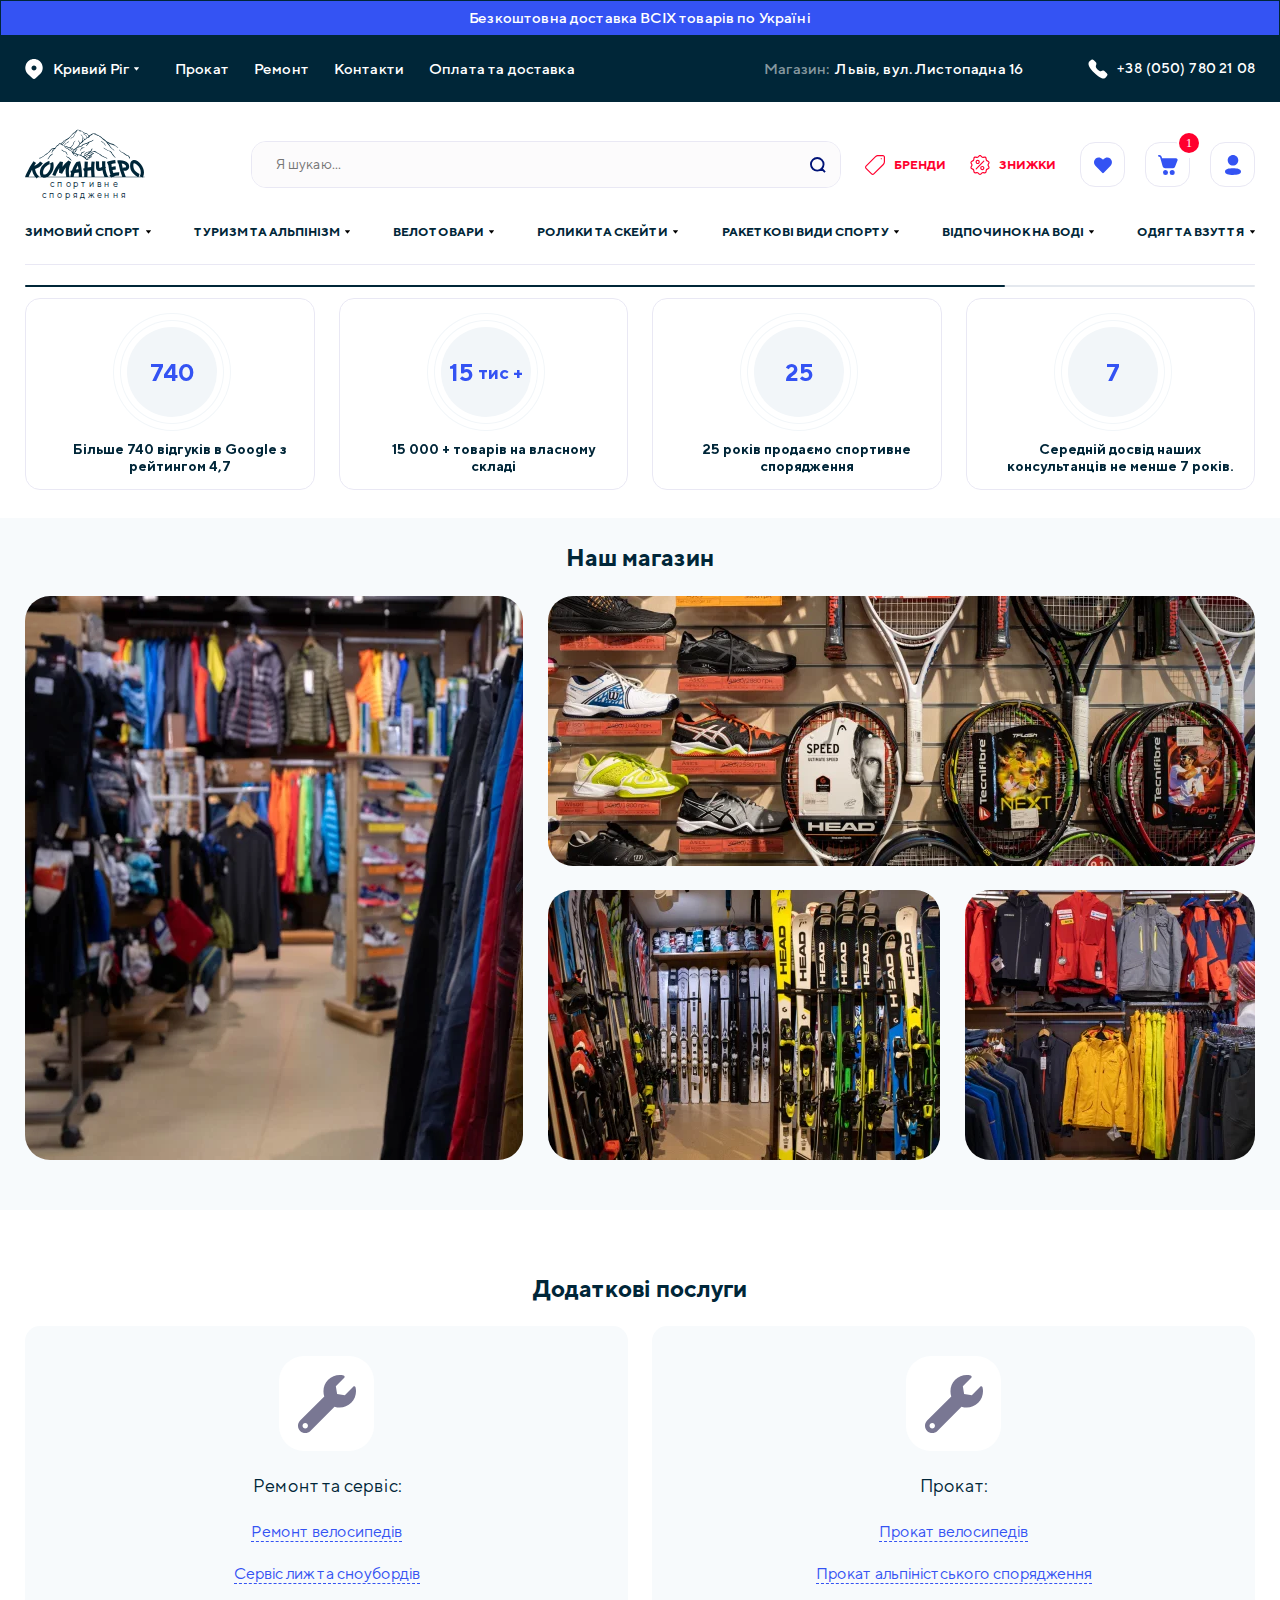
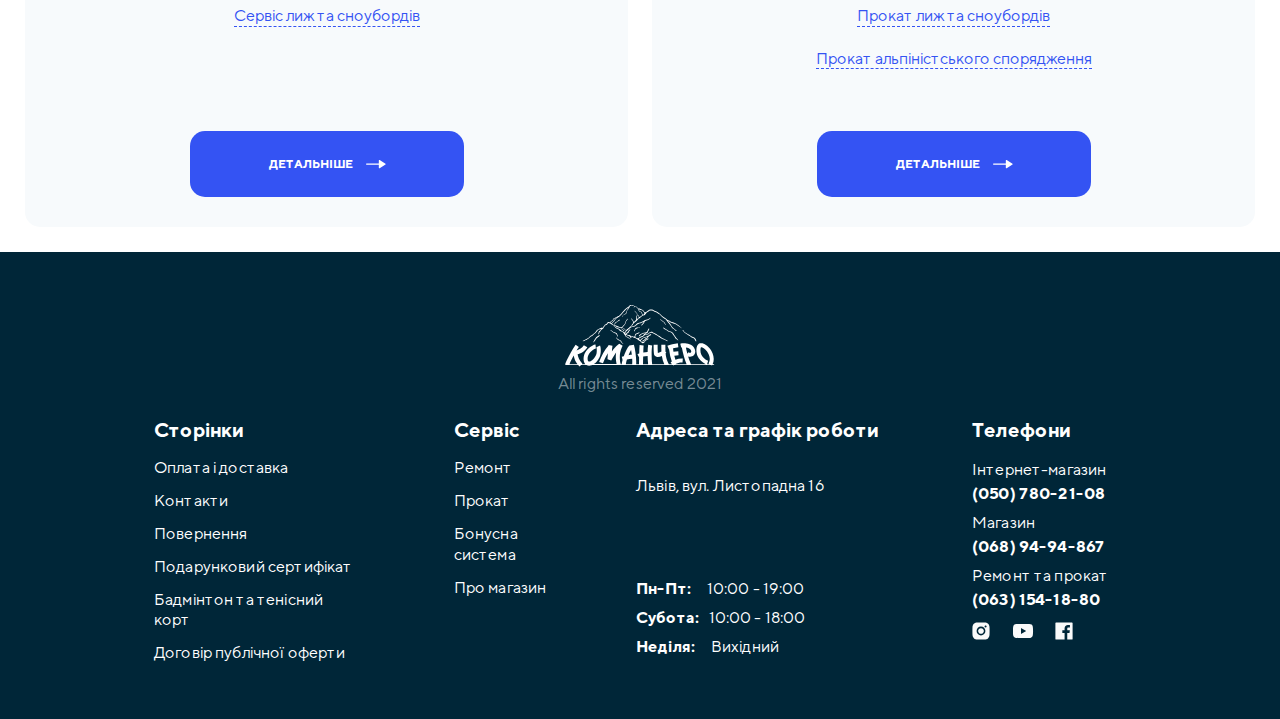
<file: fff.html>
<!DOCTYPE html>
<html lang="uk">
	<head>
		<meta charset="UTF-8">
		<meta name="viewport" content="width=device-width, initial-scale=1, maximum-scale=1">
		<title>Каманчеро</title>
        <link rel="stylesheet" href="fonts/fonts.css">
        <link rel="stylesheet" href="css/swiper-bundle.min.css">
        <link rel="stylesheet" href="css/style.css">
	</head>
	<body>

<svg class="svg-about">
    <g id="icon-search">
      <path d="M16 16L12.4584 12.4521L16 16ZM14.4211 7.71053C14.4211 9.49027 13.7141 11.1971 12.4556 12.4556C11.1971 13.7141 9.49027 14.4211 7.71053 14.4211C5.93078 14.4211 4.22394 13.7141 2.96547 12.4556C1.707 11.1971 1 9.49027 1 7.71053C1 5.93078 1.707 4.22394 2.96547 2.96547C4.22394 1.707 5.93078 1 7.71053 1C9.49027 1 11.1971 1.707 12.4556 2.96547C13.7141 4.22394 14.4211 5.93078 14.4211 7.71053V7.71053Z" stroke-width="2" stroke-linecap="round"/>
    </g>
    <g id="icon-arrow">
        <path d="M13.1061 0.0674227C12.9306 0.162101 12.8212 0.342135 12.8212 0.537947V3.58703L0.550721 3.58703C0.246723 3.58703 0 3.82803 0 4.12498C0 4.42193 0.246723 4.66293 0.550721 4.66293L12.8212 4.66293L12.8212 7.71201C12.8212 7.90854 12.9306 8.08858 13.1061 8.18254C13.2816 8.27794 13.496 8.27148 13.6656 8.16748L19.493 4.58044C19.653 4.48146 19.75 4.31003 19.75 4.12498C19.75 3.93993 19.653 3.7685 19.493 3.66952L13.6656 0.0824853C13.576 0.0279733 13.4739 0 13.3719 0C13.2808 0 13.189 0.0229524 13.1061 0.0674227Z"/>
    </g>
    <g id="icon-menu">
        <path d="M4.88958 0.628862L2.83617 3.21029C2.64138 3.44645 2.34107 3.44645 2.1544 3.21029L0.100984 0.628862C-0.0938068 0.384562 0.00358848 0.197266 0.30389 0.197266H4.68668C4.99509 0.197266 5.08437 0.384562 4.88958 0.628862Z"/>
    </g>
    <g id="btn-heart">
       <path d="M17.2422 2.46484C15.3086 0.8125 12.4609 1.12891 10.668 2.95703L10 3.66016L9.29688 2.95703C7.53906 1.12891 4.65625 0.8125 2.72266 2.46484C0.507812 4.36328 0.402344 7.73828 2.37109 9.77734L9.19141 16.8086C9.61328 17.2656 10.3516 17.2656 10.7734 16.8086L17.5938 9.77734C19.5625 7.73828 19.457 4.36328 17.2422 2.46484Z"></path>
    </g>
    <g id="btn-cart">
        <path d="M.853 0a.833.833 0 1 0 0 1.667h.41a.833.833 0 0 1 .8.605l2.643 9.25a2.5 2.5 0 0 0 2.404 1.811h7.615a2.5 2.5 0 0 0 2.321-1.571l2.457-6.144a1.667 1.667 0 0 0-1.547-2.285H4.1l-.435-1.52A2.5 2.5 0 0 0 1.263 0h-.41ZM7.52 20a2.5 2.5 0 1 0 0-5.001 2.5 2.5 0 0 0 0 5.001ZM14.187 20a2.5 2.5 0 1 0 0-5.001 2.5 2.5 0 0 0 0 5.001Z"/>
    </g>
    <g id="btn-login">
        <path d="M8 13.1739C12.3386 13.1739 16 13.8789 16 16.599C16 19.32 12.3146 20 8 20C3.66237 20 0 19.295 0 16.575C0 13.8539 3.68538 13.1739 8 13.1739ZM8 0C10.9391 0 13.294 2.35402 13.294 5.29105C13.294 8.22808 10.9391 10.5831 8 10.5831C5.0619 10.5831 2.70601 8.22808 2.70601 5.29105C2.70601 2.35402 5.0619 0 8 0Z" fill="#3453F3"/>
    </g>
    <g id="icon-phone">
        <path fill-rule="evenodd" clip-rule="evenodd" d="M9.53174 10.4724C13.5208 14.4604 14.4258 9.84672 16.9656 12.3848C19.4143 14.8328 20.8216 15.3232 17.7192 18.4247C17.3306 18.737 14.8616 22.4943 6.1846 13.8197C-2.49348 5.144 1.26158 2.67244 1.57397 2.28395C4.68387 -0.826154 5.16586 0.589383 7.61449 3.03733C10.1544 5.5765 5.54266 6.48441 9.53174 10.4724Z" />
    </g>
</svg>

<div class="wrap">
     <header class="main-header">
        <div class="main-header__text">
            <p> Безкоштовна доставка ВСІХ товарів по Україні</p>
        </div>
        <div class="main-header__block">
            <div class="container">
                <div class="main-header__info">
                    <p class="main-header__map">Кривий Ріг</p>
                    <ul class="main-header__list">
                        <li><a href="#" class="main-header__link">Прокат</a></li>
                        <li><a href="#" class="main-header__link">Ремонт</a></li>
                        <li><a href="#" class="main-header__link">Контакти</a></li>
                        <li><a href="#" class="main-header__link">Оплата та доставка</a></li>
                    </ul>
                    <p class="main-header__shop"><span>Магазин: </span>Львів, вул. Листопадна 16</p>
                    <a href="tel:+380507802108" class="main-header__phone">
                        <svg viewBox="0 0 20 20">
                            <use xlink:href="#icon-phone"></use>
                        </svg>
                        <span>+38 (050) 780 21 08</span>
                    </a>
                </div>
            </div>
        </div>
        <div class="container">
            <div class="main-header__wrap"> 
                <a href="#" class="main-header__logo">
                    <span class="main-header__elem">
                        <img src="img/icons/logo/logo-header.svg" width="152" height="64" alt="logo-header">    
                    </span>
                    <span class="main-header__desc">спортивне спорядження</span>
                </a>
                <div class="main-header__search">
                  <input type="text" class="main-header__input" placeholder="Я шукаю...">
                  <button class="main-header__btn">
                    <svg viewBox="0 0 17 17">
                        <use xlink:href="#icon-search"></use>
                    </svg>
                  </button>
                </div>
                <ul class="main-header__row">   
                    <li><a href="#" class="main-header__col main-header__col--brends">Бренди</a></li>
                    <li><a href="#" class="main-header__col main-header__col--discount">Знижки</a></li>
                </ul>
                <div class="main-header__user"> 
                    <a href="#" class="main-header__box main-header__box--favorites">
                        <svg viewBox="0 0 20 18">
                            <use xlink:href="#btn-heart"></use>
                        </svg>
                    </a>
                    <a href="#" class="main-header__box main-header__box--cart">
                        <span class="main-header__count">1</span>
                        <svg viewBox="0 0 20 20">
                            <use xlink:href="#btn-cart"></use>
                        </svg>
                    </a>
                    <a href="#" class="main-header__box main-header__box--login">
                        <svg viewBox="0 0 16 20">
                            <use xlink:href="#btn-login"></use>
                        </svg>
                    </a>
                </div>
            </div>
            <ul class="menu__wrap">
                <li><a href="#" class="menu__item menu__item--sport">Зимовий спорт</a>
                    <div class="menu__box">
                        <ul class="menu__submenu">
                            <li class="menu__row">
                                <div class="menu__sub-wrap">
                                    <h4 class="menu__title">Наплічники</h4>
                                    <ul class="menu__list">
                                        <li><a href="#" class="menu__col">Наплічники 0-44 л</a></li>
                                        <li><a href="#" class="menu__col">Наплічники 45-110 л</a></li>
                                        <li><a href="#" class="menu__col">Наплічники дитячі</a></li>
                                        <li><a href="#" class="menu__col">Намети експедиційні </a></li>
                                        <li><a href="#" class="menu__col">Намети кемпінгові</a></li>
                                    </ul>
                                    <!--<a href="" class="menu__more">Більше</a>-->
                                    <h4 class="menu__title">Намети</h4>
                                    <ul class="menu__list">
                                        <li><a href="#" class="menu__col">Намети трекінгові</a></li>
                                        <li><a href="#" class="menu__col">Намети експедиційні</a></li>
                                        <li><a href="#" class="menu__col">Намети кемпінгові</a></li>
                                        <li><a href="#" class="menu__col">Намети - аксесуари</a></li>
                                        <li><a href="#" class="menu__col">Пальники туристичні </a></li>
                                        <li><a href="#" class="menu__col">Намети - аксесуари</a></li>
                                        <li><a href="#" class="menu__col">Пальники туристичні</a></li>
                                    </ul>
                                   <!--<a href="" class="menu__more">Більше</a>-->
                                 </div>
                            </li>
                           <li class="menu__row">
                                <div class="menu__sub-wrap">
                                    <h4 class="menu__title">Тенти та гамаки</h4>
                                    <ul class="menu__list">
                                        <li><a href="#" class="menu__col">Меблі для кемпінгу</a></li>
                                        <li><a href="#" class="menu__col">Грилі та аксесуари</a></li>
                                        <li><a href="#" class="menu__col">Пальники туристичні</a></li>
                                        <li><a href="#" class="menu__col">Засоби догляду за взуттям</a></li>
                                        <li><a href="#" class="menu__col">Устілки і шнурівки</a></li>
                                        <li><a href="#" class="menu__col">Альпіністські черевики</a></li>
                                        <li><a href="#" class="menu__col">Засоби догляду за взуттям</a></li>
                                    </ul>
                                     <!--<a href="" class="menu__more">Більше</a>-->
                                    <h4 class="menu__title">Тенти та гамаки</h4>
                                    <ul class="menu__list">
                                        <li><a href="#" class="menu__col">Пальники туристичні</a></li>
                                        <li><a href="#" class="menu__col">Пальне для пальників</a></li>
                                    </ul>
                                    <!--<a href="" class="menu__more">Більше</a>-->
                                </div>
                           </li>
                           <li class="menu__row">
                                <div class="menu__sub-wrap">
                                    <h4 class="menu__title">Тенти та гамаки</h4>
                                    <ul class="menu__list">
                                        <li><a href="#" class="menu__col">Казани туристичні</a></li>
                                        <li><a href="#" class="menu__col">М'ячі футбольні, волейбольні, баскетбольні </a></li>
                                        <li><a href="#" class="menu__col">Холодильники, термоконтейнери</a></li>
                                        <li><a href="#" class="menu__col">Грилі та аксесуари</a></li>
                                        <li><a href="#" class="menu__col">Гальма і деталі гальм</a></li>
                                    </ul>
                                     <!--<a href="" class="menu__more">Більше</a>-->
                                    <h4 class="menu__title">Тенти та гамаки</h4>
                                    <ul class="menu__list">
                                        <li><a href="#" class="menu__col">Ланцюги</a></li>
                                        <li><a href="#" class="menu__col">Касети</a></li>
                                        <li><a href="#" class="menu__col">Пальники туристичні</a></li>
                                        <li><a href="#" class="menu__col">Перекидки задні</a></li>
                                    </ul>
                                    <!--<a href="" class="menu__more">Більше</a>-->
                                </div>
                           </li>
                            <li class="menu__row">
                                <div class="menu__sub-wrap">
                                    <h4 class="menu__title">Тенти та гамаки</h4>
                                    <ul class="menu__list">
                                        <li><a href="#" class="menu__col">Ланцюги</a></li>
                                        <li><a href="#" class="menu__col">Касети</a></li>
                                        <li><a href="#" class="menu__col">Пальники туристичні</a></li>
                                        <li><a href="#" class="menu__col">Перекидки задні</a></li>
                                    </ul> 
                                    <!--<a href="" class="menu__more">Більше</a>-->
                                    <h4 class="menu__title">Тенти та гамаки для гірських походів</h4>
                                    <ul class="menu__list">
                                        <li><a href="#" class="menu__col">Пальники туристичні</a></li>
                                        <li><a href="#" class="menu__col">Пальне для пальників</a></li>
                                    </ul>
                                   <!--<a href="" class="menu__more">Більше</a>-->
                                </div>
                           </li>
                           <li class="menu__row">
                                <div class="menu__sub-wrap">
                                    <h4 class="menu__title">Тенти та гамаки</h4>
                                    <ul class="menu__list">
                                        <li><a href="#" class="menu__col">Велошини</a></li>
                                        <li><a href="#" class="menu__col">Велокамери </a></li>
                                        <li><a href="#" class="menu__col">Рафки коліс</a></li>
                                        <li><a href="#" class="menu__col">Шатуни і зірки</a></li>
                                        <li><a href="#" class="menu__col">Педалі</a></li>
                                        <li><a href="#" class="menu__col">Гальма і деталі гальм</a></li>
                                        <li><a href="#" class="menu__col">Перекидки задні</a></li>
                                        <li><a href="#" class="menu__col">Перекидки передні</a></li>
                                        <li><a href="#" class="menu__col">Касети</a></li>
                                    </ul>
                                    <a href="" class="menu__more">Більше</a>
                                </div>
                           </li>
                           <li class="menu__row menu__row--add">
                                <div class="menu__sub-wrap">
                                    <ul class="menu__list">
                                        <li><a href="#" class="menu__col">Тенти та гамаки для гірських походів</a></li>
                                        <li><a href="#" class="menu__col">Тенти та гамаки</a></li>
                                        <li><a href="#" class="menu__col">Тенти та гамаки для гірських походів</a></li>
                                        <li><a href="#" class="menu__col">Тенти та гамаки</a></li>
                                        <li><a href="#" class="menu__col">Тенти та гамаки</a></li>
                                        <li><a href="#" class="menu__col">Велоодяг і взуття</a></li>
                                        <li><a href="#" class="menu__col">Тенти та гамаки</a></li>
                                        <li><a href="#" class="menu__col">Велоодяг і взуття</a></li>
                                    </ul>
                                    <a href="#" class="menu__show">Більше категорій</a>
                                </div>
                           </li>
                       </ul>
                    </div>
                </li>
                <li>
                    <a href="#" class="menu__item menu__item--mountain">Туризм та альпінізм</a>
                    <div class="menu__box">
                        <ul class="menu__submenu">
                            <li class="menu__row">
                                <div class="menu__sub-wrap">
                                    <h4 class="menu__title">Наплічники</h4>
                                    <ul class="menu__list">
                                        <li><a href="#" class="menu__col">Наплічники 0-44 л</a></li>
                                        <li><a href="#" class="menu__col">Наплічники 45-110 л</a></li>
                                        <li><a href="#" class="menu__col">Наплічники дитячі</a></li>
                                        <li><a href="#" class="menu__col">Намети експедиційні </a></li>
                                        <li><a href="#" class="menu__col">Намети кемпінгові</a></li>
                                    </ul>
                                     <a href="" class="menu__more">Більше</a>
                                    <h4 class="menu__title">Намети</h4>
                                    <ul class="menu__list">
                                        <li><a href="#" class="menu__col">Намети трекінгові</a></li>
                                        <li><a href="#" class="menu__col">Намети експедиційні</a></li>
                                        <li><a href="#" class="menu__col">Намети кемпінгові</a></li>
                                        <li><a href="#" class="menu__col">Намети - аксесуари</a></li>
                                        <li><a href="#" class="menu__col">Пальники туристичні </a></li>
                                        <li><a href="#" class="menu__col">Намети - аксесуари</a></li>
                                        <li><a href="#" class="menu__col">Пальники туристичні</a></li>
                                    </ul>
                                     <a href="" class="menu__more">Більше</a>
                                 </div>
                            </li>
                           <li class="menu__row">
                                <div class="menu__sub-wrap">
                                    <h4 class="menu__title">Тенти та гамаки</h4>
                                    <ul class="menu__list">
                                        <li><a href="#" class="menu__col">Меблі для кемпінгу</a></li>
                                        <li><a href="#" class="menu__col">Грилі та аксесуари</a></li>
                                        <li><a href="#" class="menu__col">Пальники туристичні</a></li>
                                        <li><a href="#" class="menu__col">Засоби догляду за взуттям</a></li>
                                        <li><a href="#" class="menu__col">Устілки і шнурівки</a></li>
                                        <li><a href="#" class="menu__col">Альпіністські черевики</a></li>
                                        <li><a href="#" class="menu__col">Засоби догляду за взуттям</a></li>
                                    </ul>
                                     <a href="" class="menu__more">Більше</a>
                                    <h4 class="menu__title">Тенти та гамаки</h4>
                                    <ul class="menu__list">
                                        <li><a href="#" class="menu__col">Пальники туристичні</a></li>
                                        <li><a href="#" class="menu__col">Пальне для пальників</a></li>
                                    </ul>
                                     <a href="" class="menu__more">Більше</a>
                                </div>
                           </li>
                       </ul>
                    </div>
                </li>
                <li><a href="#" class="menu__item menu__item--bicycle_loads">Велотовари</a></li>
                <li><a href="#" class="menu__item menu__item--roller_skates">Ролики та скейти</a></li>
                <li><a href="#" class="menu__item menu__item--racket_sports">Ракеткові види спорту</a></li>
                <li><a href="#" class="menu__item menu__item--rest_water">Відпочинок на воді</a></li>
                <li><a href="#" class="menu__item menu__item--clothes_shoes">Одяг та взуття</a></li>
            </ul>
        </div>
        <section class="mob-block">
            <div class="container">
                <div class="mob-block__wrap">
                    <a href="" class="mob-block__logo">
                        <img src="img/icons/logo/logo-header.svg" width="60" height="25" alt="logo-header">
                        <span class="mob-block__text">спортивне спорядження</span>
                    </a>
                    <p class="mob-block__address"><span>Львів, вул.  Листопадна 16</span></p>
                    <button class="mob-block__phone">
                        <svg viewBox="0 0 20 20">
                            <use xlink:href="#icon-phone"></use>
                        </svg>
                    </button>
                </div>
            </div>
        </section>
        <section class="mob-menu">
            <div class="container">
                <div class="mob-menu__wrap">
                    <a href="#" class="mob-menu__link mob-menu__link--catalog">Каталог</a>
                    <a href="#" class="mob-menu__link mob-menu__link--favorites">Вибране</a>
                    <a href="#" class="mob-menu__link mob-menu__link--search">Пошук</a>
                    <a href="#" class="mob-menu__link mob-menu__link--cart">Кошик
                        <span class="mob-menu__count">1</span>
                    </a>
                    <button class="mob-menu__open">Інше</button>
                </div>
            </div>
        </section>
    </header>

    <section class="card" style="display: none">  
        <div class="container">
            <div class="swiper catalog__slider">
                <div class="swiper-scrollbar"></div>
                <div class="swiper-wrapper">
                    <div class="swiper-slide">
                         <ul class="breadcrumbs__list"> 
                            <li><a href="#">Головна</a></li>
                            <li><a href="#">Біг</a></li>
                            <li>Куртка штормова чоловіча ARC Jacket firecracke Куртка штормова чоловіча ARC Jacket firecracke</li>
                         </ul>
                    </div>
                </div>
            </div>
            <ul class="card__list">
                <li class="card__box card__box--active">Основне</li>
                <li class="card__box">Характеристики</li>
                <li class="card__box">Опис</li>
                <li class="card__box">Додаткові послуги</li>
            </ul>
            <div class="card__wrap">    
                <div class="card__item card__item--aside">  
                    <div class="card__wrapper">222</div>
                </div>
                <div class="card__item card__item--content">   
                    <div class="card__inner"> 
                      <p class="card__text">В наявності<span> м. Львів, вул. Листопадна 16</span></p> 
                      <p class="card__article">арт: 727737</p>
                    </div>
                    <h1 class="card__info">Куртка штормова чоловіча ARC Jacket firecracke Куртка штормова чоловіча ARC Jacket firecracke</h1>
                    <div class="card__row"> 
                        <a href="#" class="card__col">links</a>   
                    </div>

                    <div class="card__holder"> 
                        <div class="card__block">
                            <input type="radio" id="c_1" class="card__input" name="size_block">
                            <label for="c_1" class="card__label"><span>xxs</span></label>
                        </div>
                         <div class="card__block">
                            <input type="radio" id="c_2" class="card__input" name="size_block">
                            <label for="c_2" class="card__label"><span>xs</span></label>
                        </div>
                         <div class="card__block">
                            <input type="radio" checked id="c_3" class="card__input" name="size_block">
                            <label for="c_3" class="card__label"><span>s</span></label>
                        </div>
                         <div class="card__block">
                            <input type="radio" id="c_4" class="card__input" name="size_block">
                            <label for="c_4" class="card__label"><span>m</span></label>
                        </div>
                         <div class="card__block">
                            <input type="radio" id="c_5" class="card__input" name="size_block">
                            <label for="c_5" class="card__label"><span>l</span></label>
                        </div>
                        <div class="card__block">
                            <input type="radio" id="c_6" class="card__input" name="size_block">
                            <label for="c_6" class="card__label"><span>xl</span></label>
                        </div>
                        <div class="card__block">
                            <input type="radio" id="c_7" class="card__input" name="size_block">
                            <label for="c_7" class="card__label"><span>xxl</span></label>
                        </div>
                        <div class="card__block">
                            <input type="radio" id="c_8" disabled class="card__input" name="size_block">
                            <label for="c_7" class="card__label"><span>2xl</span></label>
                        </div>
                    </div>
                    <p class="card__size"><span>Таблиця розмірів</span></p>
                    <div class="card__price">
                        <p class="card__old">1 499 грн</p>
                        <p class="card__new">1 099 грн</p>
                    </div>
                    <div class="card__holder">  
                        <button class="card__btn card__btn--buy">
                            <span>Купити</span>
                            <svg viewBox="0 0 20 20">
                                <use xlink:href="#btn-cart"></use>
                            </svg>
                        </button>
                        <!-- когда добавили в избранное - добавился класс card__btn--active-->
                        <button class="card__btn card__btn--favorites">
                            <span>У вибране</span>
                            <svg viewBox="0 0 20 18">
                                <use xlink:href="#btn-heart"></use>
                            </svg>
                        </button>
                    </div>
                    <div class="card__text wysiwyg">
                        <ul>    
                            <li>Безкоштовна доставка по Україні на відділення НП та кур’єром по Львову </li>
                            <li>Замовлення, зроблені в будні дні до 16.00, будуть відправлені в той самий день</li>
                            <li>Замовлення, зроблені в будні дні до 16.00, будуть відправлені в той самий день</li>
                        </ul>   
                    </div>

                    <h4 class="card__title">Характеристики:</h4>
                    <div class="card__data">    
                        <div class="card__elem"> 
                            <p class="card__subtitle">Вага:</p>
                            <p class="card__content">414 г</p>
                        </div>
                        <div class="card__elem"> 
                            <p class="card__subtitle">Основний матеріал:</p>
                            <p class="card__content">100% nylon, 40d / 40d, 115 g / m2, 20,000mm</p>
                        </div>
                        <div class="card__elem"> 
                            <p class="card__subtitle">Мембрана:</p>
                           <p class="card__content"><a href="#">Pertex® Shield + 3L Stretch (20000/20000)</a></p>
                        </div>
                        <div class="card__elem"> 
                            <p class="card__subtitle">Проклейка швів:</p>
                            <p class="card__content">Так</p>
                        </div>
                        <div class="card__elem"> 
                            <p class="card__subtitle">Довжина по блискавці:</p>
                            <p class="card__content">74 см</p>
                        </div>
                    </div><!--end card__data-->
                </div>  
            </div>
        </div>
    </section>  

     <section class="advantages advantages--card">
        <div class="container">
            <div class="swiper swiper-advantages">
                <div class="swiper-scrollbar"></div>
                 <div class="swiper-wrapper">
                    <div class="swiper-slide advantages__item">
                        <div class="advantages__inner">
                            <div class="advantages__image">740</div>
                            <div class="advantages__text">
                                <div class="advantages__desc">
                                    <p>Більше 740 відгуків в Google з рейтингом 4,7</p>
                                </div>
                            </div>
                        </div>
                    </div>
                    <div class="swiper-slide advantages__item">
                        <div class="advantages__inner">
                            <div class="advantages__image">15<span>тис +</span></div>
                            <div class="advantages__text">
                                <div class="advantages__desc">
                                    <p> 15 000 +  товарів на власному складі</p>
                                </div>
                            </div>
                        </div>
                    </div>
                    <div class="swiper-slide advantages__item">
                        <div class="advantages__inner">
                            <div class="advantages__image">25</div>
                            <div class="advantages__text">
                                <div class="advantages__desc">
                                    <p>25 років продаємо спортивне спорядження </p>
                                </div>
                            </div>
                        </div>
                    </div>
                    <div class="swiper-slide advantages__item">
                        <div class="advantages__inner">
                            <div class="advantages__image">7</div>
                            <div class="advantages__text">
                                <div class="advantages__desc">
                                    <p>Середній досвід наших консультанців  не менше 7 років.</p>
                                </div>
                            </div>
                        </div>
                    </div>
                    <div class="swiper-slide advantages__item">
                        <div class="advantages__inner">
                            <div class="advantages__image">7</div>
                            <div class="advantages__text">
                                <div class="advantages__desc">
                                    <p>Середній досвід наших консультанців  не менше 7 років.</p>
                                </div>
                            </div>
                        </div>
                    </div>
                </div><!--end swiper-wrapper-->
            </div>
        </div>
    </section>

    <section class="shop"> 
        <div class="container"> 
            <h3 class="subtitle">Наш магазин</h3>
            <div class="shop__wrap">  
                <div class="shop__item">
                    <div class="shop__elem">  
                        <picture class="shop__image">
                            <source media="(max-width: 1022px)" srcset="img/shop/mob/shop1_2x.webp 2x, img/shop/mob/shop1_1x.webp 1x" type="image/webp">
                            <source media="(max-width: 1022px)" srcset="img/shop/desktop/shop1_2x.png 2x, img/shop/desktop/shop1_1x.png 1x">
                            <source srcset="img/shop/desktop/shop1_2x.webp 2x, img/shop/desktop/shop1_1x.webp 1x" type="image/webp">
                            <img src="[data-uri]" data-src="img/shop/desktop/shop1_1x.png" data-srcset="img/shop/desktop/shop1_2x.png" class="lazyload" loading="lazy" alt="shop_1">
                        </picture>
                    </div>
                </div>
               <div class="shop__item">
                   <div class="shop__elem">  
                        <picture class="shop__image">
                              <source media="(max-width: 1022px)" srcset="img/shop/mob/shop2_2x.webp 2x, img/shop/mob/shop2_1x.webp 1x" type="image/webp">
                            <source media="(max-width: 1022px)" srcset="img/shop/desktop/shop2_2x.png 2x, img/shop/desktop/shop2_1x.png 1x">
                            <source srcset="img/shop/desktop/shop2_2x.webp 2x, img/shop/desktop/shop2_1x.webp 1x" type="image/webp">
                            <img src="[data-uri]" data-src="img/shop/desktop/shop2_1x.png" data-srcset="img/shop/desktop/shop2_2x.png" class="lazyload" loading="lazy" alt="shop_2">
                        </picture>
                    </div>
                    <div class="shop__row">
                        <div class="shop__elem">  
                            <picture class="shop__image">
                                <source media="(max-width: 1022px)" srcset="img/shop/mob/shop3_2x.webp 2x, img/shop/mob/shop3_1x.webp 1x" type="image/webp">
                                <source media="(max-width: 1022px)" srcset="img/shop/desktop/shop3_2x.png 2x, img/shop/desktop/shop3_1x.png 1x">
                                <source srcset="img/shop/desktop/shop3_2x.webp 2x, img/shop/desktop/shop3_1x.webp 1x" type="image/webp">
                                <img src="[data-uri]" data-src="img/shop/desktop/shop3_1x.png" data-srcset="img/shop/desktop/shop3_2x.png" class="lazyload" loading="lazy" alt="shop_2">
                            </picture>
                        </div>
                        <div class="shop__elem">  
                            <picture class="shop__image">
                                <source media="(max-width: 1022px)" srcset="img/shop/mob/shop4_2x.webp 2x, img/shop/mob/shop4_1x.webp 1x" type="image/webp">
                                <source media="(max-width: 1022px)" srcset="img/shop/desktop/shop4_2x.png 2x, img/shop/desktop/shop41_1x.png 1x">
                                <source srcset="img/shop/desktop/shop4_2x.webp 2x, img/shop/desktop/shop4_1x.webp 1x" type="image/webp">
                                <img src="[data-uri]" data-src="img/shop/desktop/shop4_1x.png" data-srcset="img/shop/desktop/shop4_2x.png" class="lazyload" loading="lazy" alt="shop_2">
                            </picture>
                        </div>
                    </div>
                </div>
            </div><!--end shop__wrap-->
        </div>
    </section>

    <section class="add-services">
        <div class="container">
            <h3 class="subtitle">Додаткові послуги</h3>
            <div class="add-services__wrap">
                <div class="add-services__item">
                    <div class="add-services__image">
                        <img src="img/icons/add_services/repair_service.svg" alt="repair and service">
                    </div>
                    <h4 class="add-services__title">Ремонт та сервіс:</h4>
                    <ul class="add-services__list">
                        <li><a href="#" class="add-services__link">Ремонт  велосипедів</a></li>
                        <li><a href="#" class="add-services__link">Сервіс лиж та сноубордів</a></li>
                        <li><a href="#" class="add-services__link">Сервіс лиж та сноубордів</a></li>
                    </ul>
                    <a href="#" class="add-services__details"><span>Детальніше</span></a>
                </div>
               <div class="add-services__item">
                    <div class="add-services__image">
                        <img src="img/icons/add_services/repair_service.svg" alt="repair and service">
                    </div>
                    <h4 class="add-services__title">Прокат:</h4>
                    <ul class="add-services__list">
                        <li><a href="#" class="add-services__link">Прокат велосипедів</a></li>
                        <li><a href="#" class="add-services__link">Прокат альпіністського спорядження</a></li>
                        <li><a href="#" class="add-services__link">Прокат лиж та сноубордів</a></li>
                        <li><a href="#" class="add-services__link">Прокат альпіністського спорядження</a></li>
                    </ul>
                   <a href="#" class="add-services__details"><span>Детальніше</span></a>
                </div>
            </div>
        </div>
    </section>

    <footer class="main-footer">
        <div class="container">
          <div class="main-footer__wrap">
            <div class="main-footer__aside">    
                <a href="#" class="main-footer__logo">
                    <img src="img/icons/logo/logo-footer.svg" width="152" height="71" alt="logo-footer">
                </a>
                <p class="main-footer__desc">All rights reserved 2021</p>
            </div>
              
              <div class="main-footer__block">
                <div class="main-footer__item">
                    <h4 class="main-footer__title">Сторінки</h4>
                    <ul class="main-footer__col">
                        <li><a href="#" class="main-footer__link">Оплата і доставка</a></li>
                        <li><a href="#" class="main-footer__link">Контакти</a></li>
                        <li><a href="#" class="main-footer__link">Повернення</a></li>
                        <li><a href="#" class="main-footer__link">Подарунковий сертифікат</a></li>
                        <li><a href="#" class="main-footer__link">Бадмінтон та тенісний корт </a></li>
                        <li><a href="#" class="main-footer__link">Договір публічної оферти</a></li>
                    </ul>
                </div>
                <div class="main-footer__item">
                    <h4 class="main-footer__title">Сервіс</h4>
                      <ul class="main-footer__col">
                        <li><a href="#" class="main-footer__link">Ремонт</a></li>
                        <li><a href="#" class="main-footer__link">Прокат</a></li>
                        <li><a href="#" class="main-footer__link">Бонусна система</a></li>
                        <li><a href="#" class="main-footer__link">Про магазин</a></li>
                    </ul>
                </div>
              </div>
              <div class="main-footer__contacts">   
                <div class="main-footer__holder">   
                    <h4 class="main-footer__title">Адреса та графік роботи</h4>
                    <p class="main-footer__address">Львів, вул. Листопадна 16</p>
                    <div class="main-footer__text"> 
                        <p><strong>Пн-Пт:</strong>     10:00 - 19:00</p>
                        <p><strong>Субота:</strong>   10:00 - 18:00</p>
                        <p><strong>Неділя:</strong>     Вихідний</p>
                    </div>
                </div>
                <div class="main-footer__holder">   
                    <h4 class="main-footer__title">Телефони</h4>
                    <div class="main-footer__wrapper">   
                        <h5 class="main-footer__subtitle">Інтернет-магазин</h5>
                        <a href="tel:+380507802108" class="main-footer__phone">(050) 780-21-08</a>
                        <h5 class="main-footer__subtitle">Магазин</h5>
                        <a href="tel:+380689494867" class="main-footer__phone">(068) 94-94-867</a>
                        <h5 class="main-footer__subtitle">Ремонт та прокат</h5>
                        <a href="tel:+380631541880" class="main-footer__phone">(063) 154-18-80</a>
                    </div>
                    <div class="main-footer__socials">  
                        <a href="#" target="_blank" class="main-footer__user main-footer__user--instagram"></a>
                        <a href="#" target="_blank" class="main-footer__user main-footer__user--youtube"></a>
                        <a href="#" target="_blank" class="main-footer__user main-footer__user--facebook"></a>
                    </div>
                </div>
              </div>
          </div>
        </div>
    </footer>

</div>

<section class="popup popup--menu">
    <div class="mob-menu__wrap">
        <a href="#" class="mob-menu__link mob-menu__link--catalog">Каталог</a>
        <a href="#" class="mob-menu__link mob-menu__link--favorites">Вибране</a>
        <a href="#" class="mob-menu__link mob-menu__link--cart">Кошик
            <span class="mob-menu__count">1</span>
       </a>
        <button class="mob-menu__close"><span>Закрити</span></button>
    </div>
    <div class="popup__search-wrap">
        <button class="popup__btn">
            <svg viewBox="0 0 17 17">
                <use xlink:href="#icon-search"></use>
            </svg>
        </button>
        <input type="text" class="popup__input" placeholder="Пошук">
    </div>
    <ul class="popup__list">
        <li><a href="#" class="popup__link popup__link--brends">Бренди</a></li>
        <li><a href="#" class="popup__link popup__link--discount">Знижки</a></li>
        <li><a href="#" class="popup__link popup__link--login">Особистий кабінет</a></li>
        <li><a href="#" class="popup__link">Прокат</a></li>
        <li><a href="#" class="popup__link">Ремонт</a></li>
        <li><a href="#" class="popup__link">Контакти</a></li>
        <li><a href="#" class="popup__link">Оплата та доставка</a></li>
        <li><a href="#" class="popup__link">Бонусна система</a></li>
    </ul>
    <p class="main-header__map">Кривий Ріг</p>
    <div class="popup__info">    
        <div class="main-footer__wrapper">   
            <h5 class="main-footer__subtitle">Інтернет-магазин</h5>
            <a href="tel:+380507802108" class="main-footer__phone">(050) 780-21-08</a>
            <h5 class="main-footer__subtitle">Магазин</h5>
            <a href="tel:+380689494867" class="main-footer__phone">(068) 94-94-867</a>
            <h5 class="main-footer__subtitle">Ремонт та прокат</h5>
            <a href="tel:+380631541880" class="main-footer__phone">(063) 154-18-80</a>
            <div class="main-footer__text"> 
                <p><strong>Пн-Пт:</strong>     10:00 - 19:00</p>
                <p><strong>Субота:</strong>   10:00 - 18:00</p>
                <p><strong>Неділя:</strong>     Вихідний</p>
            </div>
            <p class="popup__shop"><span>Магазин: </span>Львів, вул. Листопадна 16</p>
            <div class="main-footer__socials">  
                <a href="#" target="_blank" class="main-footer__user main-footer__user--instagram"></a>
                <a href="#" target="_blank" class="main-footer__user main-footer__user--youtube"></a>
                <a href="#" target="_blank" class="main-footer__user main-footer__user--facebook"></a>
            </div>
        </div>
    </div>
</section>

 <section class="popup__inner">
    <div class="popup__row">
        <h3 class="popup__title popup__title--catalog" data-title="Каталог">Каталог</h3> 
        <button class="popup__elem"></button>
    </div>
    <ul class="popup__holder">
        <li><a href="#" class="popup__col popup__col--sport">Зимовий спорт</a>
            <ul class="popup__submenu">
                <li>
                    <p class="popup__subtitle">Наплічники</p>
                    <ul class="popup__user">
                        <li><a href="#" class="popup__block">Наплічники 0-44 л</a></li>
                        <li><a href="#" class="popup__block">Наплічники 45-110 л</a></li>
                        <li><a href="#" class="popup__block">Наплічники дитячі</a></li>
                        <li><a href="#" class="popup__block">Намети експедиційні</a></li>
                        <li><a href="#" class="popup__block">Намети експедиційні</a></li>
                    </ul>
                </li>
                <li>
                    <p class="popup__subtitle">Намети</p>
                    <ul class="popup__user">
                        <li><a href="#" class="popup__block">Намети трекінгові</a></li>
                        <li><a href="#" class="popup__block">Намети експедиційні</a></li>
                        <li><a href="#" class="popup__block">Намети експедиційні</a></li>
                        <li><a href="#" class="popup__block">Намети - аксесуари</a></li>
                        <li><a href="#" class="popup__block">Пальники туристичні</a></li>
                    </ul>
                </li>
                <li>
                    <p class="popup__subtitle">Тенти та гамаки</p>
                    <ul class="popup__user">
                        <li><a href="#" class="popup__block">Пальники туристичні</a></li>
                        <li><a href="#" class="popup__block">Пальне для пальників</a></li>
                        <li><a href="#" class="popup__block">Пальники туристичні</a></li>
                        <li><a href="#" class="popup__block">Пальне для пальників</a></li>
                        <li><a href="#" class="popup__block">Пальники туристичні</a></li>
                        <li><a href="#" class="popup__block">Пальне для пальників</a></li>
                        <li><a href="#" class="popup__block">Пальники туристичні</a></li>
                    </ul>
                </li>
                <li class="popup__single"><a href="#">Тенти та гамаки</a></li>
            </ul>
        </li>
        <li><a href="#" class="popup__col popup__col--mountain">Туризм та альпінізм</a>
            <ul class="popup__submenu">
                <li>
                    <p class="popup__subtitle">2 подблок</p>
                    <ul class="popup__user">
                        <li><a href="#" class="popup__block">Наплічники 0-44 л</a></li>
                        <li><a href="#" class="popup__block">Наплічники 45-110 л</a></li>
                    </ul>
                </li>
                <li class="popup__single"><a href="#">Тест</a></li>
            </ul>
        </li>
        <li><a href="#" class="popup__col popup__col--bicycle_loads">Велотовари</a>
            <ul class="popup__submenu">
                <li>
                    <p class="popup__subtitle">3 подблок</p>
                    <ul class="popup__user">
                        <li><a href="#" class="popup__block">тест 1</a></li>
                        <li><a href="#" class="popup__block">текст 2</a></li>
                    </ul>
                </li>
            </ul>
        </li>
        <li><a href="#" class="popup__col popup__col--roller_skates">Ролики та скейти</a>
            <ul class="popup__submenu">
                <li>
                    <p class="popup__subtitle">4 подблок</p>
                    <ul class="popup__user">
                        <li><a href="#" class="popup__block">Наплічники 0-44 л</a></li>
                        <li><a href="#" class="popup__block">Наплічники 45-110 л</a></li>
                        <li><a href="#" class="popup__block">Наплічники дитячі</a></li>
                        <li><a href="#" class="popup__block">Намети експедиційні</a></li>
                        <li><a href="#" class="popup__block">Намети експедиційні</a></li>
                    </ul>
                </li>
            </ul>
        </li>
        <li><a href="#" class="popup__col popup__col--racket_sports">Ракеткові види спорту</a>
            <ul class="popup__submenu">
                <li>
                    <p class="popup__subtitle">6 подблок</p>
                    <ul class="popup__user">
                        <li><a href="#" class="popup__block">Наплічники 0-44 л</a></li>
                        <li><a href="#" class="popup__block">Наплічники 45-110 л</a></li>
                    </ul>
                </li>
            </ul>
        </li>
        <li><a href="#" class="popup__col popup__col--rest_water">Відпочинок на воді</a>
            <ul class="popup__submenu">
                <li>
                    <p class="popup__subtitle">7 подблок</p>
                    <ul class="popup__user">
                        <li><a href="#" class="popup__block">Наплічники 0-44 л</a></li>
                        <li><a href="#" class="popup__block">Наплічники 45-110 л</a></li>
                        <li><a href="#" class="popup__block">Наплічники дитячі</a></li>
                    </ul>
                </li>
            </ul>
        </li>
        <li><a href="#" class="popup__col popup__col--clothes_shoes">Одяг та взуття</a>
            <ul class="popup__submenu">
                <li>
                    <p class="popup__subtitle">8 подблок</p>
                    <ul class="popup__user">
                        <li><a href="#" class="popup__block">Наплічники 0-44 л</a></li>
                    </ul> 
                </li>
            </ul>
        </li>
     </ul>
</section>

<section class="popup popup--city">
    <div class="city__inner">   
        <div class="city__holder">  
            <h3 class="city__title">Оберіть ваше місто</h3>
            <button class="city__close"></button>
        </div>
        <div class="city__wrap">
            <p class="city__item">Київ</p>
            <p class="city__item">Одеса</p>
            <p class="city__item">Харків</p>
            <p class="city__item">Дніпро</p>
            <p class="city__item">Львів</p>
        </div>
        <div class="select__wrap select__wrap--city">
            <input type="hidden" value="Київ">
            <div class="select__placeholder">Київ</div>
            <ul class="select__list">
                <li class="select__block"><input type="text" class="select__input" placeholder="Кро"></li>
                <li class="select__item select__item--active">Київ</li>
                <li class="select__item">Одеса</li>
                <li class="select__item">Харків</li>
                <li class="select__item">Дніпро</li>
                <li class="select__item">Львів</li>
                <li class="select__item">3 пункт</li>
                <li class="select__item">4 пункт</li>
            </ul>
        </div>
        <div class="city__row"> 
            <button class="city__btn city__btn--apply">Застовувати</button>
            <button class="city__btn city__btn--cancel">Відмінити</button>
        </div>
    </div>
</section>

<script src="js/jquery-3.3.1.min.js"></script>
<script src="js/jquery.maskedinput.min.js"></script>
<script src="js/swiper-bundle.min.js"></script>
<script src="js/lazysizes.min.js" async=""></script>
<script src="js/main.js"></script>

    </body>
</html>
</file>
<file: fonts/fonts.css>
@font-face {
    font-family: "TTNorms";
    src: url("TTNormsRegular.eot");
    src: url("TTNormsRegular.eot?#iefix") format("embedded-opentype"),
    url("TTNormsRegular.woff") format("woff"),
    url("TTNormsRegular.woff2") format("woff2"),
    url("TTNormsRegular.ttf") format("truetype"),
    url('TTNormsRegular.svg') format('svg');
    font-weight: normal;
    font-style: normal;
    font-display: swap;
}

@font-face {
    font-family: "TTNorms";
    src: url("TTNormsMedium.eot");
    src: url("TTNormsMedium.eot?#iefix") format("embedded-opentype"),
    url("TTNormsMedium.woff") format("woff"),
    url("TTNormsMedium.woff2") format("woff2"),
    url("TTNormsMedium.ttf") format("truetype"),
    url('TTNormsMedium.svg') format('svg');
    font-weight: 500;
    font-style: normal;
    font-display: swap;
}

@font-face {
    font-family: "TTNorms";
    src: url("TTNormsBold.eot");
    src: url("TTNormsBold.eot?#iefix") format("embedded-opentype"),
    url("TTNormsBold.woff") format("woff"),
    url("TTNormsBold.woff2") format("woff2"),
    url("TTNormsBold.ttf") format("truetype"),
    url('TTNormsBold.svg') format('svg');
    font-weight: 700;
    font-style: normal;
    font-display: swap;
}
</file>
<file: css/style.css>
body,
div,
dl,
dt,
dd,
ul,
li,
h1,
h2,
h3,
h4,
h5,
h6,
pre,
code,
form,
fieldset,
input,
textarea,
p,
blockquote,
th,
td {
	margin: 0;
	padding: 0;
}

table {
	border-collapse: collapse;
	border-spacing: 0;
}

a {
	text-decoration: none;
}

fieldset,
img,
abbr {
	border: 0;
}

address,
caption,
cite,
code,
dfn,
th,
var {
	font-style: normal;
	font-weight: normal;
}

strong {
	font-weight: bold;
}

em {
	font-style: italic;
}

ul li {
	list-style: none;
}

caption,
th {
	text-align: left;
}

h1,
h2,
h3,
h4,
h5,
h6 {
	font-weight: bold;
}

sup {
	vertical-align: text-top;
}

sub {
	vertical-align: text-bottom;
}

input,
textarea,
select {
	font-family: inherit;
	font-size: inherit;
	font-weight: inherit;
	outline: none;
}

legend {
	color: #000;
}

article,
aside,
details,
figcaption,
figure,
footer,
header,
hgroup,
menu,
nav,
section,
main {
	display: block;
}

body {
	margin: 0;
	padding: 0;
	width: 100%;
	min-height: 100vh;
	overflow-x: hidden;
	-webkit-text-size-adjust: 100%;
	color: #363636;
	background-color: #fff;
	position: relative;
	font-size: 16px;
	line-height: 1.2;
	font-weight: normal;
	font-style: normal;
	font-family: TTNorms;
}

* {
	box-sizing: border-box;
}

*::after,
*::before {
	box-sizing: border-box;
}

.visually-hidden {
	position: absolute;
	width: 1px;
	height: 1px;
	margin: -1px;
	bottom: 0;
	padding: 0;
	white-space: nowrap;
	clip-path: inset(100%);
	clip: rect(0 0 0 0);
	overflow: hidden;
}

img {
	max-width: 100%;
	height: auto;
}

.svg-about {
	display: none;
}

.wrap {
	transition: 0.25s filter;
}

.wrap--active {
	filter: blur(4px);
}

.container {
	max-width: 1335px;
	padding: 0 25px;
	margin: 0 auto;
}

.title {
	font-size: 24px;
	line-height: 1.2;
	color: #002638;
	padding-bottom: 24px;
	font-weight: 500;
}

.subtitle {
	font-size: 24px;
	line-height: 1.2;
	color: #002638;
	padding-bottom: 24px;
	text-align: center;
	font-weight: 700;
}

.info .swiper-button-next,
.info .swiper-button-prev,
.reviews .swiper-button-next,
.reviews .swiper-button-prev {
	width: 50px;
	height: 50px;
	border-radius: 50%;
	background-color: #fff;
	margin: 0px;
	transform: translateY(-50%);
	border: 1px solid #e9e8f4;
	outline: none;
}

.info .swiper-button-next:after,
.info .swiper-button-prev:after,
.reviews .swiper-button-next:after,
.reviews .swiper-button-prev:after {
	display: none;
}

.info .swiper-button-next svg,
.info .swiper-button-prev svg,
.reviews .swiper-button-next svg,
.reviews .swiper-button-prev svg {
	display: block;
	width: 20px;
	height: 9px;
	fill: #3453f3;
	transition: 0.25s fill;
}

.info .swiper-button-next.swiper-button-disabled,
.info .swiper-button-prev.swiper-button-disabled,
.reviews .swiper-button-next.swiper-button-disabled,
.reviews .swiper-button-prev.swiper-button-disabled {
	opacity: 1;
}

.info .swiper-button-next.swiper-button-disabled svg,
.info .swiper-button-prev.swiper-button-disabled svg,
.reviews .swiper-button-next.swiper-button-disabled svg,
.reviews .swiper-button-prev.swiper-button-disabled svg {
	fill: #c3cef8;
}

.info .swiper-button-next,
.reviews .swiper-button-next {
	right: -24px;
}

.info .swiper-button-prev,
.reviews .swiper-button-prev {
	transform: translateY(-50%) scale(-1);
	left: -24px;
}

.info .swiper-pagination {
	bottom: 21px;
	display: flex;
	justify-content: center;
}

.info .swiper-pagination-bullet {
	display: block;
	width: 44px;
	height: 4px;
	background: #c3cef8;
	border-radius: 2px;
	opacity: 1;
}

.info .swiper-pagination-bullet.swiper-pagination-bullet-active {
	background: #3453f3;
}

.reviews .swiper-horizontal > .swiper-scrollbar,
.product .swiper-horizontal > .swiper-scrollbar {
	left: 0px;
	width: 100%;
	height: 2px;
	background-color: #e9e8f4;
}

.reviews .swiper-horizontal > .swiper-scrollbar .swiper-scrollbar-drag,
.product .swiper-horizontal > .swiper-scrollbar .swiper-scrollbar-drag {
	background-color: #79778a;
}

.advantages--card .swiper-horizontal > .swiper-scrollbar {
	left: 0px;
	width: 100%;
	height: 2px;
	background-color: #e4e8ee;
}

.advantages--card .swiper-horizontal > .swiper-scrollbar .swiper-scrollbar-drag {
	background-color: #002638;
}

.pagination__list {
	display: flex;
	justify-content: center;
	margin-top: 24px;
}

.pagination__list li:not(:last-child) {
	margin-right: 8px;
}

.pagination__link {
	display: flex;
	justify-content: center;
	align-items: center;
	font-size: 13px;
	line-height: 1.2;
	width: 34px;
	height: 34px;
	color: #002638;
	border: 1px solid #e9e8f4;
	border-radius: 50%;
	font-weight: 700;
	transform: 0.25s background-color, 0.25s color;
}

.pagination__link--active {
	background-color: #002638;
	color: #fff;
}

.pagination__link:hover:not(.pagination__link--active) {
	background-color: #f2f3f5;
}

.pagination__link--next,
.pagination__link--prev {
	position: relative;
}

.pagination__link--next:after,
.pagination__link--prev:after {
	position: absolute;
	content: ' ';
	width: 8px;
	height: 8px;
	border-top: 2px solid #363636;
	border-right: 2px solid #363636;
	transform: rotate(45deg);
}

.pagination__link--prev:after {
	transform: rotate(45deg) scale(-1);
}

.breadcrumbs__list {
	display: flex;
	padding-bottom: 20px;
}

.breadcrumbs__list li {
	display: block;
	cursor: default;
}

.breadcrumbs__list li:not(:last-child) {
	transition: 0.3s color;
	position: relative;
}

.breadcrumbs__list li:not(:last-child):after {
	position: absolute;
	content: ' ';
	top: 50%;
	transform: translateY(-50%);
	right: -16px;
	width: 13px;
	height: 8px;
	background-size: 13px 8px;
	background-image: url(../img/icons/decor/bread_icon.svg);
	background-repeat: no-repeat;
}

.breadcrumbs__list li a {
	color: #79778a;
}

.breadcrumbs__list li a:hover {
	color: #3453f3;
}

.breadcrumbs__list li:not(:last-child) {
	margin-right: 10px;
}

.breadcrumbs__list li:not(:first-child) {
	margin-left: 10px;
}

.breadcrumbs__list li,
.breadcrumbs__list a {
	font-size: 14px;
	line-height: 1;
	color: #002638;
}

.main-header__text {
	background-color: #3453f3;
	border: 0.2px solid #002638;
}

.main-header__text p {
	font-size: 15px;
	line-height: 1.6;
	color: #fff;
	letter-spacing: 0.15px;
	text-align: center;
	padding: 5px;
	font-weight: 500;
}

.main-header__block {
	background-color: #002638;
	padding: 18px 0;
}

.main-header__info {
	display: flex;
	flex-wrap: wrap;
	align-items: center;
}

.main-header__map {
	cursor: pointer;
	display: inline-block;
	position: relative;
	background-image: url(../img/icons/decor/map.svg);
	background-position: left center;
	background-repeat: no-repeat;
	background-size: 18px 20px;
	font-size: 15px;
	line-height: 1.2;
	color: #fff;
	padding: 3px 0;
	padding-left: 28px;
	padding-right: 10px;
	margin-right: 36px;
	font-weight: 500;
}

.main-header__map:after {
	position: absolute;
	content: ' ';
	top: 50%;
	right: 0px;
	width: 5px;
	height: 4px;
	transform: translateY(-50%);
	background-size: 5px 4px;
	background-image: url(../img/icons/decor/arrow-menu.svg);
	filter: invert(100%) sepia(100%) saturate(0%) hue-rotate(254deg) brightness(104%) contrast(101%);
}

.main-header__list {
	display: flex;
	align-items: center;
	margin-right: auto;
}

.main-header__list li:not(:last-child) {
	margin-right: 25px;
}

.main-header__link {
	display: inline-block;
	font-size: 15px;
	line-height: 1.2;
	letter-spacing: 0.15px;
	color: #fff;
	font-weight: 500;
	transition: 0.25s color;
}

.main-header__link:hover {
	color: #85979f;
}

.main-header__shop {
	font-size: 15px;
	color: #fff;
	letter-spacing: 0.15px;
	margin-right: 38px;
	font-weight: 500;
}

.main-header__shop span {
	display: inline-block;
	color: #85979f;
	margin-right: 6px;
}

.main-header__phone {
	display: flex;
	align-items: center;
	font-size: 14px;
	line-height: 1.7;
	letter-spacing: 0.15px;
	color: #fff;
	padding: 3px 0;
	padding-left: 27px;
	font-weight: 500;
	transition: 0.25s color;
}

.main-header__phone svg {
	display: block;
	width: 20px;
	height: 20px;
	fill: #fff;
	margin-right: 9px;
}

.main-header__phone:hover {
	color: #85979f;
}

.main-header__lang {
	display: flex;
	align-items: center;
}

.main-header__lang li {
	display: block;
	cursor: default;
}

.main-header__lang li:not(:last-child) {
	transition: 0.25s color;
	position: relative;
}

.main-header__lang li:not(:last-child):after {
	position: relative;
	right: -5px;
	line-height: 1;
	content: '/';
	color: #fff;
}

.main-header__lang li:not(:last-child) {
	margin-right: 5px;
}

.main-header__lang li:not(:first-child) {
	margin-left: 5px;
}

.main-header__item {
	font-size: 15px;
	line-height: 1.2;
	color: #85979f;
}

.main-header__item--active {
	color: #fff;
}

.main-header__item:hover:not(.main-header__item--active) {
	text-decoration: underline;
}

.main-header__wrap {
	display: flex;
	align-items: center;
	padding-top: 27px;
	margin-bottom: 14px;
}

.main-header__logo {
	display: block;
	max-width: 152px;
	width: 100%;
	margin-right: auto;
}

.main-header__logo img {
	display: block;
	width: 100%;
}

.main-header__search {
	max-width: 590px;
	width: 100%;
	min-height: 62px;
	display: flex;
	justify-content: space-between;
	align-items: center;
	border: 1px solid #e9e8f4;
	border-radius: 15px;
	overflow: hidden;
	margin-left: 20px;
	margin-right: 24px;
}

.main-header__input {
	display: block;
	width: calc(100% - 62px);
	min-height: 62px;
	font-size: 14px;
	line-height: 1.7;
	color: #9391a7;
	background-color: #fcfbfc;
	border: none;
	outline: none;
	padding: 9px 24px;
	padding-right: 20px;
}

.main-header__btn {
	cursor: pointer;
	display: flex;
	align-items: center;
	justify-content: center;
	width: 62px;
	height: 62px;
	border: none;
	outline: none;
	background-color: #fcfbfc;
	padding: 0px;
}

.main-header__btn svg {
	display: block;
	width: 16px;
	height: 16px;
	stroke: #001377;
	fill: transparent;
}

.main-header__desc {
	display: block;
	font-size: 9px;
	letter-spacing: 2.3px;
	text-transform: lowercase;
	text-align: center;
	color: #002638;
}

.main-header__row {
	display: flex;
	align-items: center;
}

.main-header__col {
	display: block;
	position: relative;
	font-size: 12px;
	line-height: 1.2;
	color: #ff002e;
	text-transform: uppercase;
	padding: 4px 0;
	padding-left: 29px;
	margin-right: 24px;
	font-weight: 700;
	transition: 0.25s color;
}

.main-header__col:after {
	position: absolute;
	content: ' ';
	top: 50%;
	left: 0px;
	width: 20px;
	height: 20px;
	transform: translateY(-50%);
	background-repeat: no-repeat;
	background-size: 20px;
	background-position: left center;
	filter: invert(9%) sepia(100%) saturate(6977%) hue-rotate(347deg) brightness(110%) contrast(103%);
	transition: 0.25s filter;
}

.main-header__col:hover {
	color: #cc0025;
}

.main-header__col--brends:after {
	background-image: url(../img/icons/menu/brends.svg);
}

.main-header__col--discount:after {
	background-image: url(../img/icons/menu/discount.svg);
}

.main-header__user {
	display: flex;
	align-items: center;
}

.main-header__box {
	display: flex;
	align-items: center;
	justify-content: center;
	width: 62px;
	height: 62px;
	border: 1px solid #e9e8f4;
	border-radius: 15px;
	transition: 0.25s background-color;
}

.main-header__box:hover {
	background-color: #fcfbfc;
}

.main-header__box svg {
	display: block;
	fill: #3453f3;
}

.main-header__box:not(:last-child) {
	margin-right: 20px;
}

.main-header__box--favorites svg {
	width: 20px;
	height: 18px;
}

.main-header__box--cart {
	position: relative;
}

.main-header__box--cart svg {
	width: 20px;
	height: 20px;
}

.main-header__box--login svg {
	width: 16px;
	height: 20px;
}

.main-header__count {
	position: absolute;
	z-index: 5;
	right: -10px;
	top: -10px;
	width: 20px;
	height: 20px;
	display: flex;
	justify-content: center;
	align-items: center;
	font-size: 12px;
	line-height: 1.2;
	color: #fff;
	border-radius: 50%;
	background-color: #ff002e;
	padding: 5px;
	font-family: Roboto;
	font-weight: 500;
}

.main-header__count:after {
	position: absolute;
	content: ' ';
	top: 50%;
	left: -2px;
	width: 2px;
	height: 5px;
	transform: translateY(-50%);
	background-color: #fff;
}

.main-header__count:before {
	position: absolute;
	content: ' ';
	bottom: -5px;
	left: 50%;
	width: 2px;
	height: 5px;
	transform: translateX(-50%);
	background-color: #fff;
}

.mob-block {
	display: none;
	background-color: #e9e8f4;
	border-radius: 0px;
	padding: 5px 0;
}

.mob-block__wrap {
	position: relative;
	display: flex;
	align-items: center;
	justify-content: space-between;
}

.mob-block__logo {
	display: block;
}

.mob-block__logo img {
	display: block;
	width: 100%;
	max-width: 60px;
}

.mob-block__text {
	display: block;
	font-size: 4px;
	line-height: 1;
	letter-spacing: 0.9px;
	color: #002638;
	margin-top: 2px;
}

.mob-block__address {
	display: block;
	position: relative;
	max-width: 180px;
	width: 100%;
	min-height: 31px;
	font-size: 12px;
	line-height: 1.2;
	letter-spacing: 0.15px;
	background-color: #fff;
	border-radius: 6px;
	text-align: center;
	padding-top: 6px;
}

.mob-block__address span {
	display: inline-block;
	border-bottom: 1px dashed #262832;
	padding-bottom: 3px;
}

.mob-block__phone {
	display: block;
	width: 47px;
	min-height: 31px;
	background-color: #fff;
	border: none;
	border-radius: 6px;
	padding: 0px;
	outline: none;
}

.mob-block__phone:after {
	position: absolute;
	content: ' ';
	top: 15px;
	right: 13px;
	width: 5px;
	height: 4px;
	background-size: 5px 4px;
	background-image: url(../img/icons/decor/arrow-menu.svg);
}

.mob-block__phone svg {
	display: block;
	width: 14px;
	height: 14px;
	fill: #002638;
	margin-left: 10px;
}

.mob-menu {
	display: none;
	background-color: #fff;
	padding-top: 19px;
	border-bottom: 1px solid #e9e8f4;
	padding-bottom: 21px;
	margin-bottom: 12px;
}

.mob-menu__wrap {
	display: flex;
	align-items: center;
}

.mob-menu__link {
	display: block;
	position: relative;
	font-size: 11px;
	line-height: 1.2;
	letter-spacing: 0.15px;
	color: #002638;
	padding-top: 26px;
	margin-right: 25px;
}

.mob-menu__link:after {
	position: absolute;
	content: ' ';
	top: 0px;
	left: 50%;
	width: 20px;
	height: 20px;
	background-repeat: no-repeat;
	background-position: top center;
	background-size: 20px;
	transform: translateX(-50%);
	filter: invert(46%) sepia(98%) saturate(6494%) hue-rotate(229deg) brightness(99%) contrast(93%);
}

.mob-menu__link--catalog:after {
	background-image: url(../img/icons/btn-catalog.svg);
}

.mob-menu__link--favorites:after {
	background-image: url(../img/icons/btn-favorites.svg);
}

.mob-menu__link--search:after {
	background-image: url(../img/icons/btn-search.svg);
}

.mob-menu__link--cart {
	position: relative;
}

.mob-menu__link--cart:after {
	background-image: url(../img/icons/btn-cart.svg);
}

.mob-menu__count {
	position: absolute;
	top: -10px;
	right: -14px;
	display: flex;
	justify-content: center;
	align-items: center;
	width: 20px;
	height: 20px;
	font-size: 8px;
	line-height: 1.2;
	border-radius: 50%;
	color: #fff;
	background-color: #ff002e;
	font-weight: 500;
}

.mob-menu__open,
.mob-menu__close {
	cursor: pointer;
	position: relative;
	font-size: 11px;
	line-height: 1.2;
	letter-spacing: 0.15px;
	color: #002638;
	background-color: transparent;
	border: none;
	outline: none;
	padding: 0px;
	padding-top: 26px;
	font-style: normal;
	margin-left: auto;
	font-family: TTNorms;
}

.mob-menu__open {
	background-image: url(../img/icons/decor/icon-burger.svg);
	background-size: 20px 20px;
	background-repeat: no-repeat;
	background-position: top center;
	margin-right: 13px;
}

.mob-menu__close {
	color: #fff;
	background-image: url(../img/icons/decor/icon-close.svg);
	background-size: 20px 20px;
	background-repeat: no-repeat;
	background-position: top right 10px;
	padding-left: 35px;
	margin-right: 13px;
}

.mob-menu__close span {
	position: relative;
}

.mob-menu__close:after {
	position: absolute;
	content: ' ';
	top: 0px;
	transform: translateX(-50%);
	left: 0px;
	width: 1px;
	height: 100%;
	border-left: 1px solid #17394B;
}

.menu__wrap {
	position: relative;
	display: flex;
	justify-content: space-between;
	margin-bottom: 20px;
}

.menu__wrap:after {
	position: absolute;
	content: ' ';
	bottom: 0px;
	width: 100%;
	height: 1px;
	background-color: #e9e8f4;
}

.menu__wrap > li:not(:last-child) {
	margin-right: 22px;
}

.menu__wrap > li:hover .menu__item {
	color: #3453f3;
	border-color: #3453f3;
}

.menu__wrap > li:hover .menu__item:after,
.menu__wrap > li:hover .menu__item:before {
	filter: invert(21%) sepia(47%) saturate(5793%) hue-rotate(232deg) brightness(102%) contrast(91%);
}

.menu__wrap > li:hover .menu__box {
	opacity: 1;
	visibility: visible;
}

.menu__box {
	position: absolute;
	opacity: 0;
	visibility: hidden;
	left: 0px;
	top: calc(100% - 1px);
	width: 100%;
	z-index: 15;
	background-color: #fff;
	margin-top: 22px;
	transition: 0.25s opacity, 0.25s visibility, 0.25s background-color;
}

.menu__box:after {
	left: -48px;
}

.menu__box:before {
	content: "";
	position: absolute;
	z-index: -1;
	top: -28px;
	left: -22px;
	width: calc(100% + 44px);
	height: 35px;
	background-color: transparent;
}

.menu__submenu {
	columns: auto 194px;
	column-gap: 18px;
	flex-wrap: wrap;
	border: 1px solid #e9e8f4;
	background-color: #fff;
	border-radius: 20px;
	padding: 28px 12px;
	padding-bottom: 8px;
	position: relative;
}

.menu__submenu:after {
	position: absolute;
	content: ' ';
	z-index: -1;
	top: 0px;
	left: -26px;
	width: calc(100% + 52px);
	height: 100%;
	background-color: #fff;
	transition: 0.25s background-color;
}

.menu__item {
	position: relative;
	height: 100%;
	background-repeat: no-repeat;
	background-size: 20px;
	background-position: left top 8px;
	display: inline-block;
	font-size: 12px;
	line-height: 1.2;
	color: #002638;
	text-transform: uppercase;
	padding-top: 10px;
	padding-left: 29px;
	padding-right: 10px;
	padding-bottom: 28px;
	border-bottom: 4px solid #fff;
	font-weight: 700;
	transition: 0.25s color, 0.25s border;
}

.menu__item:after,
.menu__item:before {
	position: absolute;
	content: ' ';
	background-repeat: no-repeat;
	transition: 0.25s filter;
}

.menu__item:after {
	top: 15px;
	right: 0px;
	width: 5px;
	height: 4px;
	background-size: 5px 4px;
	background-image: url(../img/icons/decor/arrow-menu.svg);
}

.menu__item:before {
	top: 8px;
	left: 0px;
	width: 20px;
	height: 20px;
	background-size: 20px;
	filter: invert(87%) sepia(11%) saturate(1237%) hue-rotate(196deg) brightness(95%) contrast(83%);
}

.menu__item--sport:before {
	background-image: url(../img/icons/menu/sport.svg);
}

.menu__item--mountain:before {
	background-image: url(../img/icons/menu/mountain.svg);
}

.menu__item--bicycle_loads:before {
	background-image: url(../img/icons/menu/bicycle_loads.svg);
}

.menu__item--roller_skates:before {
	background-image: url(../img/icons/menu/roller_skates.svg);
}

.menu__item--racket_sports:before {
	background-image: url(../img/icons/menu/racket_sports.svg);
}

.menu__item--rest_water:before {
	background-image: url(../img/icons/menu/rest_water.svg);
}

.menu__item--clothes_shoes:before {
	background-image: url(../img/icons/menu/clothes_shoes.svg);
}

.menu__row--add .menu__col {
	font-size: 12px;
	line-height: 1.2;
	color: #000;
	padding: 12px 0;
	margin-bottom: 0px;
	text-transform: uppercase;
	border-bottom: 1px dashed #e9e8f4;
	font-weight: 700;
}

.menu__row--add li:first-child .menu__col {
	padding-top: 0px;
}

.menu__sub-wrap {
	display: inline-block;
	width: 100%;
}

.menu__title {
	display: inline-block;
	font-size: 12px;
	line-height: 1.2;
	color: #000000;
	background-color: #e9e8f4;
	border-radius: 1px;
	text-transform: uppercase;
	padding: 5px;
	margin-bottom: 10px;
}

.menu__col {
	display: block;
	font-size: 14px;
	line-height: 1.2;
	color: #002638;
	margin-bottom: 12px;
	transition: 0.25s color;
}

.menu__col:hover {
	color: #3453f3;
}

.menu__col:active {
	cursor: url("../img/icons/active-cursor.cur") 4 1, pointer;
}

.menu__more,
.menu__show {
	display: block;
	font-size: 14px;
	line-height: 1.2;
	color: #3453f3;
	margin-top: 11px;
	margin-bottom: 20px;
	transition: 0.25s color;
}

.info {
	position: relative;
	margin-bottom: 24px;
}

.info__block {
	position: relative;
}

.info__wrap {
	border-radius: 20px;
}

.info__image {
	display: block;
	width: 100%;
	height: 100%;
	border-radius: 20px;
	overflow: hidden;
}

.info__image img {
	display: block;
	width: 100%;
	border-radius: 20px;
}

.info__box {
	position: relative;
	z-index: 2;
}

.info__title {
	max-width: 620px;
	font-size: 36px;
	line-height: 1.19;
	color: #002638;
	padding-top: 107px;
	margin-bottom: 27px;
	font-weight: 700;
}

.info__text {
	max-width: 480px;
	margin-bottom: 42px;
}

.info__text p {
	font-size: 16px;
	line-height: 1.1875;
	color: #002638;
}

.info__link {
	display: inline-block;
	position: relative;
	font-size: 16px;
	line-height: 1.5;
	color: #3453f3;
	background-color: #e9f0f4;
	border: 1px solid #3453f3;
	border-radius: 15px;
	padding: 18px 15px;
	padding-right: 94px;
	margin-bottom: 114px;
	font-weight: normal;
	font-family: TTNorms;
}

.info__link:after,
.info__link:before {
	position: absolute;
	font-size: 10px;
	top: 50%;
	transform: translateY(-50%) scale(1, 2);
}

.info__link::before {
	content: '➤ ➤';
	right: 17px;
	color: #c3cef8;
	transition: 0.25s color;
}

.info__link::after {
	content: '➤';
	right: 42px;
	color: #3453f3;
}

.info__link:hover:before {
	color: #3453f3;
}

.think {
	margin-bottom: 24px;
}

.think__wrap {
	display: grid;
	grid-template-columns: max-content 1fr max-content max-content;
	background-color: #fcfbfc;
	border: 1px solid #e9e8f4;
	border-radius: 15px;
	padding: 25px 30px;
}

.think__item {
	grid-column: span 1;
	display: flex;
	align-items: center;
}

.think__item--title {
	font-size: 24px;
	line-height: 1.2;
}

.think__item--row {
	justify-self: center;
}

.think__item--reviews {
	font-size: 16px;
	line-height: 1.5;
	letter-spacing: 0.15px;
	color: #79778a;
	margin-right: 22px;
	font-weight: 500;
}

.think__item--all {
	position: relative;
	font-size: 16px;
	line-height: 1.5;
	color: #002638;
	letter-spacing: 0.15px;
	padding-right: 41px;
	font-weight: 500;
}

.think__item--all:after {
	position: absolute;
	content: ' ';
	top: 50%;
	transform: translateY(-50%);
	right: 0px;
	width: 25px;
	height: 21px;
	background: #3453f3;
	opacity: 0.25;
	border-radius: 3px;
}

.think__item--all svg {
	position: absolute;
	top: 50%;
	transform: translateY(-50%);
	right: 10px;
	width: 20px;
	height: 9px;
	fill: #1200dc;
	transition: 0.25s width;
}

.think__image {
	margin-right: 24px;
	max-width: 99px;
	min-width: 99px;
	width: 100%;
}

.think__image img {
	display: block;
}

.think__count {
	font-size: 18px;
	line-height: 1.2;
	color: #002638;
	font-weight: 500;
}

.reviews {
	margin-bottom: 50px;
}

.reviews__block {
	position: relative;
}

.reviews__wrap {
	border-radius: 15px;
}

.reviews__wrap .swiper-wrapper {
	margin-bottom: 26px;
}

.reviews__item {
	cursor: pointer;
	background-color: #fcfbfc;
	border: 1px solid #e9e8f4;
	border-radius: 15px;
	padding: 30px;
	box-shadow: 0 24px 24px -15px #fff;
	transition: 0.25s box-shadow;
}

.reviews__item:hover {
	box-shadow: 0 24px 24px -15px #e7e7e9;
}

.reviews__text {
	overflow: hidden;
	height: 114px;
	will-change: height;
	transition: 0.8s height ease;
}

.reviews__text--gradient {
	position: relative;
}

.reviews__text--gradient:after {
	position: absolute;
	content: ' ';
	bottom: 0px;
	left: 0px;
	width: 100%;
	height: 50px;
	background: linear-gradient(rgba(252, 251, 252, 0), #fcfbfc);
}

.reviews__text p {
	font-size: 16px;
	line-height: 1.77;
	color: #002638;
}

.reviews__more {
	display: none;
	cursor: pointer;
	position: absolute;
	font-size: 14px;
	line-height: 1.6;
	color: #002638;
	border: none;
	outline: none;
	padding: 0px;
	background-color: transparent;
	font-family: TTNorms;
	font-weight: 500;
}

.reviews__more:after {
	position: absolute;
	content: ' ';
	width: 100%;
	height: 1px;
	left: 0px;
	bottom: 4px;
	background-color: #002638;
	transition: 0.25s width;
}

.reviews__more--active {
	display: inline-block;
}

.reviews__more:hover:after {
	width: 0px;
}

.reviews__inner {
	display: flex;
	align-items: center;
}

.reviews__image {
	width: 40px;
	height: 40px;
	border-radius: 50%;
	margin-right: 20px;
}

.reviews__image img {
	display: block;
}

.reviews__fio {
	font-size: 14px;
	line-height: 1.54;
	color: #002638;
	font-weight: 500;
}

.reviews .swiper-button-next svg,
.reviews .swiper-button-prev svg {
	fill: #002638;
}

.reviews .swiper-button-next.swiper-button-disabled,
.reviews .swiper-button-prev.swiper-button-disabled {
	opacity: 0;
}

.stars {
	position: relative;
	font-size: 0;
	width: 85px;
	height: 14px;
	margin-top: 44px;
	margin-bottom: 17px;
}

.stars::before {
	content: "";
	display: inline-block;
	width: 85px;
	height: 100%;
	background: url("../img/stars.svg") no-repeat center;
	background-size: 85px 14px;
}

.stars__active {
	position: absolute;
	top: 0;
	left: 0;
	display: inline-block;
	height: 100%;
	overflow: hidden;
}

.stars__active::before {
	content: "";
	display: inline-block;
	height: 100%;
	width: 85px;
	background: url("../img/stars-active.svg") no-repeat center;
	background-size: 85px 14px;
}

.swiper-advantages {
	padding-top: 13px;
}

.swiper-advantages .swiper-scrollbar {
	bottom: initial;
	top: 0px;
}

.advantages {
	background-color: rgba(242, 246, 249, 0.59);
	padding-top: 70px;
	padding-bottom: 35px;
	margin-bottom: 50px;
}

.advantages--find {
	background-color: transparent;
	padding: 0px;
	margin-bottom: 0px;
}

.advantages--find .advantages__item {
	border: none;
	background: #f7fcfc;
	border-radius: 15px;
	margin-bottom: 22px;
}

.advantages--find .advantages__desc p {
	font-size: 18px;
	font-weight: 500;
}

.advantages.advantages--card {
	padding: 0px;
	background-color: transparent;
	margin-bottom: 0px;
}

.advantages.advantages--card .advantages__wrap {
	margin: 0px;
}

.advantages.advantages--card .advantages__item {
	border: 1px solid #e9e8f4;
	margin: 0px;
	margin-bottom: 28px;
}

.advantages.advantages--card .advantages__inner {
	flex-direction: column;
}

.advantages.advantages--card .advantages__image {
	width: 90px;
	height: 90px;
	font-size: 24px;
	line-height: 1.2;
	color: #3453f3;
	background-color: #f2f6f9;
	box-shadow: 0 0 0 6px #ffffff, 0 0 0 7px #f2f6f9, 0 0 0 13px #ffffff, 0 0 0 14px #f2f6f9;
	font-weight: 700;
}

.advantages.advantages--card .advantages__image span {
	display: block;
	font-size: 18px;
	padding-left: 5px;
}

.advantages.advantages--card .advantages__desc {
	padding-top: 10px;
}

.advantages.advantages--card .advantages__desc p {
	font-size: 14px;
	line-height: 1.2;
	text-align: center;
	font-weight: 700;
}

.advantages__wrap {
	display: flex;
	flex-wrap: wrap;
	justify-content: center;
	margin: 0 -12px;
}

.advantages__item {
	width: calc(100% / 4 - 24px);
	flex-grow: 1;
	border: 2px solid #fff;
	border-radius: 15px;
	padding: 14px 25px;
	padding-right: 20px;
	margin: 0 12px;
	margin-bottom: 35px;
}

.advantages__inner {
	display: flex;
	align-items: center;
}

.advantages__image {
	flex-shrink: 0;
	width: 90px;
	height: 90px;
	display: flex;
	align-items: center;
	justify-content: center;
	border-radius: 50%;
	background-color: #fff;
	margin: 14px;
	box-shadow: 0 0 0 6px #f1f6f9, 0 0 0 7px #fff, 0 0 0 13px #f1f6f9, 0 0 0 14px rgba(255, 255, 255, 0.5);
	position: relative;
}

.advantages__image img {
	display: block;
}

.advantages__text {
	flex-grow: 1;
	padding-left: 15px;
}

.advantages__count {
	font-size: 20px;
	line-height: 1.2;
	color: #002638;
	padding-bottom: 15px;
	font-weight: 500;
}

.advantages__desc p {
	font-size: 16px;
	line-height: 1.18;
	color: #002638;
}

.product {
	margin-bottom: 52px;
}

.product__list {
	padding-bottom: 6px;
	margin-bottom: 18px;
}

.product__wrapper {
	display: flex;
	align-items: center;
	padding-bottom: 6px;
}

.product__box {
	cursor: pointer;
	font-size: 16px;
	line-height: 1.2;
	color: #002638;
	background-color: #f2f7fa;
	border: 1px solid #e9e8f4;
	border-radius: 10px;
	text-transform: uppercase;
	padding: 7px 20px;
	transition: 0.25s background-color;
}

.product__box--active {
	color: #1200dc;
	font-weight: 500;
}

.product__box:not(:last-child) {
	margin-right: 10px;
}

.product__box:hover:not(.product__box--active) {
	background-color: #e9edf0;
}

.product__wrap {
	display: flex;
	flex-wrap: wrap;
	justify-content: center;
	margin: 0 -12px;
}

.product__item {
	width: calc(100% / 4 - 24px);
	position: relative;
	border: 1px solid #e9e8f4;
	border-radius: 15px;
	padding: 15px 14px;
	padding-bottom: 0px;
	margin: 0 12px;
	margin-bottom: 24px;
	transition: 0.25s box-shadow;
}

.product__item:hover:not(.product__item--disabled) {
	border-radius: 15px 15px 0 0;
	box-shadow: 0 0 30px -5px rgba(0, 0, 0, 0.2);
}

.product__item:hover:not(.product__item--disabled) .product__submenu {
	opacity: 1;
	visibility: visible;
	box-shadow: 0 0 30px -5px rgba(0, 0, 0, 0.2);
}

.product__item:hover:not(.product__item--disabled) .product__cart {
	opacity: 1;
	visibility: visible;
}

.product__item--disabled .product__image--visible {
	opacity: 0.5;
}

.product__item--disabled .product__price {
	color: #d9d8e2;
}

.product__cart {
	opacity: 0;
	visibility: hidden;
	cursor: pointer;
	width: 38px;
	height: 38px;
	display: flex;
	justify-content: center;
	align-items: center;
	background-color: #fff;
	outline: none;
	border: none;
	border: 1px solid #e9e8f4;
	padding: 0px;
	border-radius: 10px;
	margin-bottom: 15px;
	transition: 0.25s opacity, 0.25s visibility;
}

.product__cart svg {
	display: block;
	width: 20px;
	height: 18px;
	fill: transparent;
	stroke: #3453f3;
	transition: 0.25s fill;
}

.product__cart:hover svg {
	fill: #3453f3;
}

.product__submenu {
	position: absolute;
	left: -1px;
	top: 100%;
	width: calc(100% + 2px);
	z-index: 2;
	height: auto;
	opacity: 0;
	visibility: hidden;
	padding: 0 15px;
	background-color: #fff;
	border: 1px solid #e9e8f4;
	border-top: none;
	border-radius: 0 0 15px 15px;
	transition: 0.25s opacity, 0.25s visibility;
}

.product__submenu:before {
	position: absolute;
	content: ' ';
	top: -100%;
	z-index: 3;
	left: 1px;
	width: calc(100% - 2px);
	height: 100%;
	background-color: #fff;
}

.product__gallery {
	position: relative;
	z-index: 3;
	display: flex;
	justify-content: center;
}

.product__gallery--mob {
	display: none;
	justify-content: center;
}

.product__bg,
.product__load {
	width: 22px;
	height: 22px;
	border-radius: 6px;
	border: 1px solid #e9e8f4;
}

.product__bg:not(:last-child),
.product__load:not(:last-child) {
	margin-right: 6px;
}

.product__bg--active,
.product__load--active {
	border-color: #3453f3;
}

.product__load {
	display: flex;
	align-items: center;
	justify-content: center;
	background: linear-gradient(0deg, #F7FAFC, #F7FAFC);
	margin-bottom: 5px;
}

.product__elem,
.product__details {
	cursor: pointer;
	width: calc(100% / 5 - 6px);
	display: flex;
	justify-content: center;
	align-items: center;
	border: 1px solid #e9e8f4;
	overflow: hidden;
	border-radius: 12px;
	margin: 0 3px;
	margin-bottom: 11px;
	transition: 0.25s border;
}

.product__elem--active,
.product__details--active {
	border-color: #3453f3;
}

.product__details {
	font-size: 13px;
	line-height: 1.2;
	color: #002638;
	background: linear-gradient(0deg, #f7fafc, #f7fafc);
	text-align: center;
}

.product__size {
	display: none;
	margin: 0 -3px;
}

.product__size--mob {
	display: none;
	font-size: 8px;
	line-height: 1.2;
	color: #002638;
	text-align: center;
	padding-bottom: 7px;
}

.product__size--active {
	display: flex;
}

.product__col,
.product__link {
	width: calc(100% / 7 - 6px);
	display: flex;
	justify-content: center;
	align-items: center;
	border: 1px solid #e9e8f4;
	color: #002638;
	border-radius: 8px;
	padding: 6px 5px;
	text-align: center;
	text-transform: uppercase;
	margin: 0 3px;
	margin-bottom: 15px;
}

.product__wrap-block {
	position: relative;
}

.product__pic {
	display: block;
}

.product__image {
	display: none;
	opacity: 0;
	visibility: hidden;
	margin-bottom: 36px;
	position: relative;
	top: 0px;
	height: 0px;
	padding-bottom: 100%;
}

.product__image img {
	display: block;
	position: absolute;
	top: 50%;
	left: 50%;
	transform: translate(-50%, -50%);
	width: auto;
}

.product__image--visible {
	display: block;
	opacity: 1;
	visibility: visible;
}

.product__name {
	display: block;
	position: relative;
	z-index: 3;
	font-size: 16px;
	line-height: 1.2;
	color: #002638;
	font-weight: 500;
}

.product__info {
	display: flex;
	position: absolute;
	bottom: -27px;
}

.product__control {
	font-size: 13px;
	line-height: 1.2;
	color: #fff;
	border-radius: 3px;
	padding: 2px 5px;
}

.product__control:not(:last-child) {
	margin-right: 4px;
}

.product__control--price {
	background-color: #ff002e;
}

.product__control--new {
	background-color: #00ab78;
}

.product__control--hit {
	background-color: #fb9804;
}

.product__block {
	position: relative;
	z-index: 6;
	margin-top: 26px;
	margin-bottom: 30px;
}

.product__block--inner {
	margin-top: 7px;
}

.product__price {
	font-size: 20px;
	line-height: 1.2;
	color: #002638;
	font-weight: 700;
}

.product__price span {
	font-size: 24px;
}

.product__price--discount {
	color: #ff002e;
}

.product__price--old {
	font-size: 14.5px;
	text-decoration: line-through;
	color: #79778a;
	font-weight: 500;
}

.product__price--old span {
	font-size: 18px;
}

.product__btn {
	display: block;
	cursor: pointer;
	width: 100%;
	font-size: 18px;
	color: #002638;
	background-color: #fff;
	border: 1px solid #e9e8f4;
	border-radius: 15px;
	padding: 36px 10px;
	font-family: TTNorms;
	font-weight: 500;
}

.product__btn--active .product__row:after {
	animation: lds-dual-ring 1.2s linear infinite;
}

.product__row {
	display: inline-block;
	padding-left: 31px;
	position: relative;
}

.product__row:after {
	position: absolute;
	content: ' ';
	left: 0px;
	width: 21px;
	height: 21px;
	background-image: url(../img/icons/decor/more.svg);
	background-size: 21px;
	background-repeat: no-repeat;
	background-position: left center;
}

.product__no-available {
	position: absolute;
	bottom: 15px;
	font-size: 14px;
	line-height: 1.2;
	color: #79778a;
	font-weight: 500;
}

.product__notification {
	cursor: pointer;
	background-image: url(../img/icons/decor/notification.svg);
	background-repeat: no-repeat;
	background-size: 17px 20px;
	background-position: center;
	position: absolute;
	z-index: 6;
	bottom: 15px;
	right: 15px;
	display: block;
	width: 62px;
	height: 62px;
	background-color: #ffffff;
	border: 1px solid #eb7f00;
	border-radius: 15px;
	padding: 0px;
}

.product__delivery {
	position: absolute;
	z-index: 5;
	top: 15px;
	right: 15px;
	max-width: 85px;
	width: 100%;
	height: 30px;
	display: flex;
	justify-content: flex-end;
	align-items: center;
	font-size: 8px;
	line-height: 1.2;
	color: #615d8d;
	text-transform: uppercase;
}

.product__delivery:after {
	content: "";
	position: absolute;
	width: 100%;
	height: 100%;
	background-image: url(../img/icons/decor/delivery.svg);
	background-size: 100%;
	background-repeat: no-repeat;
}

.product__delivery:before {
	position: absolute;
	content: '';
	z-index: 3;
	top: 11px;
	left: 6px;
	width: 4px;
	height: 4px;
	background-color: #615d8d;
	border-radius: 5px;
}

.product__delivery span {
	display: block;
	position: absolute;
	z-index: 2;
	right: 0px;
	color: #615d8d;
	max-width: 65px;
	font-size: 7px;
	line-height: 1.2;
	padding-right: 5px;
	font-weight: 700;
}

.product .swiper-slide {
	width: auto;
}

.map {
	margin-bottom: 32px;
}

.map__title {
	position: relative;
	z-index: 5;
	font-size: 18px;
	line-height: 1.2;
	color: #fff;
}

#map {
	display: block;
	width: 100%;
	height: 0px;
	max-height: 80vh;
	border: 1px solid #e9e8f4;
	border-radius: 20px;
	border-radius: 20px;
}

#map.active {
	height: 575px;
}

#map .gm-style .gm-style-iw-c {
	display: flex;
	align-items: center;
	padding: 0px;
	background-color: #615d8d;
	border-radius: 17px;
	padding: 10px;
	min-height: 82px;
	max-width: 260px !important;
}

#map .gm-style .gm-style-iw-c:after {
	position: absolute;
	content: ' ';
	top: 0px;
	left: 0px;
	width: 100%;
	height: 100%;
	background-color: #615d8d;
}

#map .gm-style .gm-style-iw-t::after {
	background: #615d8d;
}

.main-footer {
	background-color: #002638;
	padding-top: 52px;
	padding-bottom: 55px;
}

.main-footer__wrap {
	display: flex;
	flex-wrap: wrap;
}

.main-footer__item {
	display: inline-block;
}

.main-footer__aside {
	display: flex;
	flex-direction: column;
	max-width: 170px;
	width: 100%;
	margin-right: auto;
}

.main-footer__logo {
	display: block;
	max-width: 150px;
	width: 100%;
}

.main-footer__logo img {
	display: block;
	width: 100%;
}

.main-footer__desc {
	font-size: 16px;
	line-height: 1.2;
	letter-spacing: 0.15px;
	color: rgba(255, 255, 255, 0.47);
	margin-top: auto;
}

.main-footer__block {
	max-width: 427px;
	width: 100%;
	display: flex;
	column-count: 2;
	column-gap: 94px;
	margin-right: 94px;
}

.main-footer__holder {
	display: flex;
	flex-direction: column;
}

.main-footer__title {
	font-size: 20px;
	line-height: 1.2;
	color: #ffffff;
	margin-bottom: 16px;
}

.main-footer__col li:not(:last-child) {
	margin-bottom: 12px;
}

.main-footer__link {
	display: inline-block;
	font-size: 16px;
	line-height: 1.3;
	color: #ffffff;
	letter-spacing: 0.15px;
	transition: 0.25s color;
}

.main-footer__link:hover {
	color: #85979f;
}

.main-footer__contacts {
	max-width: 490px;
	width: 100%;
	display: flex;
	column-count: 2;
	column-gap: 94px;
}

.main-footer__address {
	font-size: 16px;
	line-height: 1.5;
	color: #ffffff;
	letter-spacing: 0.15px;
	padding-top: 16px;
	padding-bottom: 15px;
}

.main-footer__text {
	margin-top: auto;
}

.main-footer__text p {
	font-size: 16px;
	line-height: 1.5;
	color: #ffffff;
	letter-spacing: 0.15px;
	white-space: pre-wrap;
	padding-bottom: 5px;
}

.main-footer__subtitle {
	font-size: 16px;
	line-height: 1.5;
	color: #fff;
	letter-spacing: 0.15px;
	font-weight: normal;
}

.main-footer__phone {
	display: inline-block;
	font-size: 16px;
	line-height: 1.5;
	color: #fff;
	letter-spacing: 0.15px;
	margin-bottom: 5px;
	font-weight: 700;
	transition: 0.25s color;
}

.main-footer__phone:hover {
	color: #85979f;
}

.main-footer__socials {
	display: flex;
	align-items: center;
	padding-top: 5px;
}

.main-footer__user {
	display: block;
	position: relative;
	width: 18px;
	height: 18px;
	transition: 0.25s border;
}

.main-footer__user:not(:last-child) {
	margin-right: 22px;
}

.main-footer__user:after {
	position: absolute;
	content: ' ';
	top: 50%;
	left: 50%;
	width: 18px;
	height: 18px;
	transform: translate(-50%, -50%);
	background-repeat: no-repeat;
	background-size: 18px;
	filter: invert(100%) sepia(0%) saturate(7486%) hue-rotate(135deg) brightness(103%) contrast(96%);
	transition: 0.25s filter;
}

.main-footer__user:hover {
	border-color: #85979f;
}

.main-footer__user:hover:after {
	filter: invert(62%) sepia(22%) saturate(209%) hue-rotate(153deg) brightness(90%) contrast(92%);
}

.main-footer__user--instagram:after {
	background-image: url(../img/icons/socials/instagram.svg);
}

.main-footer__user--youtube {
	width: 21px;
	height: 15px;
}

.main-footer__user--youtube:after {
	width: 21px;
	height: 15px;
	background-size: 21px 15px;
	background-image: url(../img/icons/socials/youtube.svg);
}

.main-footer__user--facebook:after {
	background-image: url(../img/icons/socials/facebook.svg);
}

.popup {
	position: fixed;
	z-index: 10;
	top: 0px;
	width: 100%;
	height: 100vh;
	transform: translateX(-100%);
	background-color: #002638;
	overflow-y: auto;
	overflow-x: hidden;
	padding: 0 8px;
	padding-top: 17px;
	transition: transform 0.25s ease-in-out;
}

.popup--active {
	transform: translateX(0);
}

.popup--bg {
	filter: blur(4px);
}

.popup--catalog {
	display: none;
	border: 1px solid #e9e8f4;
	border-radius: 0px;
	background-color: #fff;
	padding: 10px;
}

.popup--city {
	opacity: 0;
	visibility: hidden;
	left: 0px;
	transform: none;
	background-color: rgba(8, 12, 33, 0.44);
	display: flex;
	align-items: center;
	justify-content: center;
	padding: 20px 0;
	transition: 0.25s visibility, 0.25s opacity;
}

.popup--city:after {
	position: absolute;
	content: ' ';
	top: 0px;
	left: 0px;
	width: 100%;
	height: 100%;
	filter: blur(4px);
}

.popup--city.popup--active {
	opacity: 1;
	visibility: visible;
}

.popup__wrapper {
	position: relative;
}

.popup__wrapper:after {
	position: absolute;
	content: ' ';
	z-index: -1;
	top: -50px;
	left: -10px;
	width: calc(100% + 20px);
	height: 40px;
	box-shadow: 0px 20px 40px rgba(16, 42, 57, 0.08);
}

.popup--menu {
	display: none;
}

.popup .mob-menu__wrap {
	padding-bottom: 21px;
	border-bottom: 1px solid rgba(233, 232, 244, 0.1);
	margin-bottom: 14px;
}

.popup .mob-menu__link {
	color: #fff;
	padding-top: 20px;
}

.popup .mob-menu__link:after {
	width: 15px;
	height: 15px;
	background-size: 15px;
	filter: invert(100%) sepia(100%) saturate(0%) hue-rotate(254deg) brightness(104%) contrast(101%);
}

.popup .mob-menu__count {
	top: -7px;
	right: 0px;
	width: 12px;
	height: 12px;
	border: 1px solid #fff;
}

.popup .main-header__map {
	margin-bottom: 26px;
}

.popup .main-footer__text {
	padding-bottom: 12px;
}

.popup .main-footer__socials {
	padding-top: 0px;
}

.popup__search-wrap {
	display: flex;
	align-items: center;
	border-radius: 10px;
	overflow: hidden;
	margin-bottom: 22px;
}

.popup__input {
	display: block;
	width: calc(100% - 35px);
	min-height: 35px;
	font-size: 13px;
	line-height: 1.2;
	color: #9391a7;
	border: none;
	padding: 8px 10px;
	padding-left: 3px;
}

.popup__btn {
	display: block;
	width: 35px;
	height: 35px;
	background-color: #fff;
	border: none;
	outline: none;
	padding: 0px;
}

.popup__btn svg {
	display: block;
	stroke: #9391a7;
	fill: transparent;
	width: 12px;
	height: 12px;
	margin: 0 auto;
}

.popup__list {
	padding-bottom: 10px;
}

.popup__link {
	display: block;
	font-size: 15px;
	line-height: 1.2;
	color: #fff;
	margin-bottom: 14px;
}

.popup__link--brends,
.popup__link--discount,
.popup__link--login {
	position: relative;
	font-size: 12px;
	text-transform: uppercase;
	padding-left: 29px;
	font-weight: 700;
}

.popup__link--brends:after,
.popup__link--discount:after,
.popup__link--login:after {
	position: absolute;
	content: ' ';
	top: 50%;
	left: 0px;
	width: 19px;
	height: 19px;
	transform: translateY(-50%);
	background-repeat: no-repeat;
	background-size: 19px;
	background-position: left center;
	filter: invert(97%) sepia(100%) saturate(0%) hue-rotate(66deg) brightness(105%) contrast(104%);
}

.popup__link--brends:after {
	background-image: url(../img/icons/menu/brends.svg);
}

.popup__link--discount:after {
	background-image: url(../img/icons/menu/discount.svg);
}

.popup__link--login {
	margin-bottom: 26px;
}

.popup__link--login:after {
	background-image: url(../img/icons/menu/login.svg);
	width: 15px;
	height: 18px;
	background-size: 15px 18px;
}

.popup__info {
	background-color: #0d3547;
	border-radius: 15px;
	padding: 10px 22px;
	padding-bottom: 24px;
	margin-bottom: 9px;
}

.popup__shop {
	font-size: 15px;
	color: #fff;
	letter-spacing: 0.15px;
	margin-right: 38px;
	margin-bottom: 20px;
	font-weight: 500;
}

.popup__shop span {
	display: inline-block;
	color: #85979f;
	margin-right: 6px;
}

.popup__inner {
	display: none;
	position: fixed;
	z-index: 11;
	top: 0px;
	left: 0px;
	width: 100%;
	height: 100vh;
	background-color: #fff;
	transform: translateX(-100%);
	overflow-y: auto;
	overflow-x: hidden;
	transition: transform 0.25s ease-in-out;
}

.popup__inner::-webkit-scrollbar {
	display: none;
}

.popup__inner--active {
	transform: translateX(0);
}

.popup__row {
	display: flex;
	justify-content: space-between;
	align-items: center;
	border-bottom: 1px solid #e9e8f4;
	padding: 12px 10px;
}

.popup__holder {
	margin-top: 22px;
}

.popup__row {
	position: relative;
	z-index: 12;
}

.popup__title {
	font-size: 14px;
	line-height: 1.2;
	color: #9391a7;
	padding: 2px 0;
	padding-left: 34px;
	font-weight: normal;
}

.popup__title--catalog {
	background-image: url(../img/icons/decor/show-catalog.svg);
	background-size: 20px;
	background-repeat: no-repeat;
	background-position: left center;
}

.popup__title--active {
	background-image: none;
	position: relative;
	padding-left: 28px;
}

.popup__title--active:after {
	position: absolute;
	content: ' ';
	top: 50%;
	left: 0px;
	width: 10px;
	height: 10px;
	border-bottom: 2px solid #002638;
	border-left: 2px solid #002638;
	transform: translateY(-50%) rotate(45deg);
}

.popup__elem {
	cursor: pointer;
	position: relative;
	display: block;
	width: 35px;
	height: 35px;
	background-color: #fff;
	border: none;
	outline: none;
	padding: 0px;
}

.popup__elem:after {
	position: absolute;
	content: ' ';
	top: 50%;
	left: 50%;
	transform: translate(-50%, -50%);
	width: 12px;
	height: 12px;
	background-image: url(../img/icons/decor/block-close.svg);
	background-repeat: no-repeat;
	background-position: center;
	background-size: 12px 12px;
}

.popup__col {
	position: relative;
	display: inline-block;
	font-size: 12px;
	line-height: 1.2;
	color: #002638;
	text-transform: uppercase;
	padding-left: 29px;
	padding-right: 10px;
	margin-left: 8px;
	margin-bottom: 40px;
	font-weight: 700;
	transition: 0.25s color;
}

.popup__col:after,
.popup__col:before {
	position: absolute;
	content: ' ';
}

.popup__col:after {
	top: 50%;
	right: 0px;
	transform: translate(-50%, -50%) rotate(-90deg);
	width: 5px;
	height: 4px;
	background-size: 5px 4px;
	background-image: url(../img/icons/decor/arrow-menu.svg);
}

.popup__col:before {
	top: -2px;
	left: 0px;
	width: 20px;
	height: 20px;
	background-size: 20px;
	background-position: left center;
	filter: invert(87%) sepia(11%) saturate(1237%) hue-rotate(196deg) brightness(95%) contrast(83%);
}

.popup__col:hover {
	color: #3453f3;
}

.popup__col:hover:after {
	filter: invert(24%) sepia(80%) saturate(2668%) hue-rotate(227deg) brightness(95%) contrast(100%);
}

.popup__col--sport:before {
	background-image: url(../img/icons/menu/sport.svg);
}

.popup__col--mountain:before {
	background-image: url(../img/icons/menu/mountain.svg);
}

.popup__col--bicycle_loads:before {
	background-image: url(../img/icons/menu/bicycle_loads.svg);
}

.popup__col--roller_skates:before {
	background-image: url(../img/icons/menu/roller_skates.svg);
}

.popup__col--racket_sports:before {
	background-image: url(../img/icons/menu/racket_sports.svg);
}

.popup__col--rest_water:before {
	background-image: url(../img/icons/menu/rest_water.svg);
}

.popup__col--clothes_shoes:before {
	background-image: url(../img/icons/menu/clothes_shoes.svg);
}

.popup__submenu {
	position: absolute;
	z-index: 12;
	top: 82px;
	transform: translateX(-100%);
	width: 100%;
	height: 100%;
	background-color: #fff;
	padding: 0 8px;
	transition: 0.25s transform ease-in-out;
}

.popup__submenu--active {
	transform: translateX(0%);
}

.popup__user {
	border-bottom: 1px solid #e9e8f4;
	padding-bottom: 10px;
	margin-bottom: 22px;
}

.popup__subtitle {
	font-size: 12px;
	line-height: 1.2;
	color: #000000;
	text-align: center;
	text-transform: uppercase;
	margin-bottom: 22px;
	font-weight: 700;
}

.popup__block {
	display: block;
	width: max-content;
	font-size: 14px;
	line-height: 1.2;
	color: #002638;
	text-align: center;
	margin: 0 auto;
	margin-bottom: 13px;
	font-weight: 500;
	transition: 0.25s color;
}

.popup__block:hover {
	color: #3453f3;
}

.popup__single {
	font-size: 12px;
	line-height: 1.2;
	color: #000;
	border: 1px solid #000;
	border-radius: 20px;
	text-align: center;
	text-transform: uppercase;
	padding: 28px 5px;
	margin-bottom: 9px;
	font-weight: 700;
	transition: 0.25s color, 0.25s color;
}

.popup__single a {
	display: block;
	color: #000;
}

.popup__single:hover {
	color: #3453f3;
	border-color: #3453f3;
}

.city__inner {
	position: relative;
	z-index: 3;
	max-width: 320px;
	width: 100%;
	max-height: 80vh;
	background-color: #fff;
	border-radius: 17px;
	overflow: auto;
	overflow-x: hidden;
	padding: 20px;
}

.city__holder {
	display: flex;
	align-items: center;
	justify-content: space-between;
	margin-bottom: 20px;
}

.city__close {
	cursor: pointer;
	position: relative;
	width: 20px;
	height: 20px;
	border: none;
	outline: none;
	background-color: #fff;
	padding: 0px;
}

.city__close:after {
	position: absolute;
	content: ' ';
	top: 50%;
	left: 50%;
	width: 12px;
	height: 12px;
	transform: translate(-50%, -50%);
	background-image: url(../img/icons/decor/block-close.svg);
	background-repeat: no-repeat;
	background-position: center;
	background-size: 12px 12px;
	filter: invert(12%) sepia(28%) saturate(2774%) hue-rotate(166deg) brightness(92%) contrast(103%);
}

.city__title {
	font-size: 14px;
	line-height: 1.2;
	color: #262832;
	font-weight: 700;
}

.city__wrap {
	display: flex;
	flex-wrap: wrap;
	padding-bottom: 16px;
}

.city__item {
	cursor: pointer;
	font-size: 14px;
	line-height: 1.2;
	color: #262832;
	background-color: #ecedef;
	border-radius: 7px;
	padding: 4px 17px;
	margin-bottom: 6px;
	transition: 0.25s background-color, 0.25s color;
}

.city__item:not(:last-child) {
	margin-right: 11px;
}

.city__item:hover {
	background-color: #3453f3;
	color: #fff;
}

.city__row {
	display: flex;
	align-items: center;
}

.city__btn {
	display: block;
	cursor: pointer;
	max-width: 125px;
	width: 100%;
	font-size: 14px;
	line-height: 1.2;
	border: none;
	border-radius: 8px;
	outline: none;
	padding: 15px 10px;
	font-style: normal;
	font-family: TTNorms;
	transition: 0.25s background-color;
}

.city__btn--apply {
	color: #fff;
	background-color: #3453f3;
	margin-right: 30px;
}

.city__btn--apply:hover {
	background-color: #253db3;
}

.city__btn--cancel {
	color: #002638;
	background-color: #fff;
}

.catalog {
	margin-bottom: 90px;
}

.catalog .product__item {
	width: calc(100% / 3 - 24px);
}

.catalog__slider .swiper-slide {
	width: auto;
}

.catalog__slider .swiper-scrollbar {
	left: 0px;
	width: 100%;
	height: 2px;
	background-color: #e4e8ee;
}

.catalog__slider .swiper-scrollbar .swiper-scrollbar-drag {
	background-color: #002638;
}

.catalog__title {
	font-size: 24px;
	line-height: 1.2;
	color: #002638;
	margin-bottom: 20px;
	font-weight: 700;
}

.catalog__wrap {
	display: flex;
	flex-wrap: wrap;
}

.catalog__wrap-mob {
	background-color: #f7fafc;
	border: 1px solid #e9e8f4;
	border-radius: 15px;
}

.catalog__result {
	position: absolute;
	z-index: 13;
	opacity: 0;
	visibility: hidden;
	left: 50%;
	transform: translateX(-50%);
	top: calc(100% + 7px);
	max-width: 304px;
	width: 100%;
	background-color: #fff;
	border-radius: 22px;
	padding: 19px 15px;
	padding-bottom: 12px;
	transition: 0.25s opacity, 0.25s visibility;
}

.catalog__result--active {
	opacity: 1;
	visibility: visible;
}

.catalog__title-mob {
	display: none;
	font-size: 20px;
	line-height: 1.2;
	color: #002638;
	padding-bottom: 15px;
	font-weight: 700;
}

.catalog__btn-mob {
	display: none;
	cursor: pointer;
	width: 18px;
	height: 18px;
	background-image: url(../img/icons/decor/close-katalog.svg);
	background-size: 18px;
	background-repeat: no-repeat;
	border: none;
	outline: none;
	background-color: transparent;
	margin-bottom: 10px;
	margin-left: auto;
}

.catalog__info {
	font-size: 14px;
	line-height: 1.2;
	text-align: center;
	padding-bottom: 20px;
}

.catalog__holder-mob {
	display: flex;
}

.catalog__control {
	display: block;
	cursor: pointer;
	width: 50%;
	font-size: 14px;
	line-height: 1.2;
	border: none;
	border-radius: 8px;
	outline: none;
	padding: 15px 10px;
	font-style: normal;
	font-family: TTNorms;
	transition: 0.25s background-color;
}

.catalog__control:first-child {
	margin-right: 14px;
}

.catalog__control--apply {
	color: #fff;
	background-color: #3453f3;
}

.catalog__control--apply:hover {
	background-color: #253db3;
}

.catalog__control--cancel {
	color: #002638;
	background-color: #fff;
}

.catalog__item--aside {
	width: 302px;
	background-color: #f7fafc;
	border: 1px solid #e9e8f4;
	border-radius: 15px;
}

.catalog__item--aside.animation {
	transition: 0.25s opacity, 0.25s visibility;
}

.catalog__item--content {
	width: calc(100% - 302px);
	padding-left: 24px;
}

.catalog__holder {
	background-color: #efeff3;
	border-radius: 15px;
	padding: 11px;
	padding-bottom: 17px;
	margin: 10px;
	margin-bottom: 15px;
}

.catalog__row {
	display: flex;
	flex-wrap: wrap;
}

.catalog__col,
.catalog__reset {
	position: relative;
}

.catalog__col:after,
.catalog__reset:after {
	position: absolute;
	content: ' ';
	top: 50%;
	right: 8px;
	transform: translateY(-50%);
	width: 8px;
	height: 8px;
	background-image: url(../img/icons/decor/block-close.svg);
	background-repeat: no-repeat;
	background-position: center;
	background-size: 8px;
}

.catalog__col {
	position: relative;
	cursor: pointer;
	display: inline-block;
	font-size: 14px;
	line-height: 1.2;
	color: #262832;
	background-color: #d5ddfc;
	border-radius: 7px;
	padding: 4px 6px;
	padding-right: 22px;
	margin-bottom: 8px;
	transition: 0.25s background-color;
}

.catalog__col:not(:last-child) {
	margin-right: 8px;
}

.catalog__col:after {
	filter: invert(28%) sepia(89%) saturate(5274%) hue-rotate(231deg) brightness(99%) contrast(92%);
}

.catalog__col:hover {
	background-color: #ced5f2;
}

.catalog__reset {
	cursor: pointer;
	position: relative;
	font-size: 14px;
	line-height: 1.2;
	color: #fff;
	background-color: #615d8d;
	border: none;
	border-radius: 7px;
	outline: none;
	padding: 0px;
	padding: 4px 6px;
	padding-right: 22px;
	margin-top: 7px;
	font-style: normal;
	font-family: TTNorms;
	transition: 0.25s background-color;
}

.catalog__reset:after {
	filter: invert(100%) sepia(0%) saturate(1%) hue-rotate(182deg) brightness(111%) contrast(101%);
}

.catalog__reset:hover {
	background-color: #3d3b59;
}

.catalog__block {
	padding: 0 22px;
}

.catalog__price {
	display: flex;
}

.catalog__wrapper {
	display: flex;
	width: calc(100% - 59px);
	margin-bottom: 14px;
}

.catalog__input {
	display: block;
	width: 100%;
	min-height: 38px;
	font-size: 14px;
	line-height: 1.2;
	color: #002638;
	border: 1px solid #e9e8f4;
	border-radius: 10px;
	outline: none;
	padding: 5px;
	text-align: center;
	margin-right: 5px;
	transition: 0.25s border;
}

.catalog__input:focus {
	border-color: #79778a;
}

.catalog__btn {
	cursor: pointer;
	display: block;
	width: 59px;
	height: 38px;
	font-size: 14px;
	line-height: 1.2;
	color: #fff;
	background: #3453f3;
	border: 1px solid #e9e8f4;
	border-radius: 10px;
	padding: 0px;
	font-weight: 700;
	font-family: TTNorms;
	transition: 0.25s background-color;
}

.catalog__btn:hover {
	background-color: #2841bf;
}

.catalog__subtitle {
	font-size: 18px;
	line-height: 1.2;
	color: #002638;
	margin-bottom: 14px;
	font-weight: 700;
}

.catalog__subtitle--user {
	position: relative;
	cursor: pointer;
}

.catalog__subtitle--user:after {
	position: absolute;
	content: ' ';
	top: 50%;
	right: 2px;
	transform: translateY(-50%) scale(-1);
	width: 12px;
	height: 7px;
	background-size: 12px 7px;
	background-image: url(../img/icons/decor/arrow-menu.svg);
	transition: 0.25s transform;
}

.catalog__subtitle--hide:after {
	transform: translateY(-50%);
}

.catalog__pic {
	display: block;
	margin-bottom: 25px;
}

.catalog__pic img {
	display: block;
	width: 100%;
}

.catalog__pic picture {
	display: block;
}

.catalog__sort {
	display: flex;
	flex-wrap: wrap;
}

.catalog__elem {
	cursor: pointer;
	font-size: 14px;
	line-height: 1.2;
	color: #002638;
	margin-bottom: 24px;
	border-bottom: 1px dashed #002638;
}

.catalog__elem:hover {
	color: #3453f3;
	border-color: #3453f3;
}

.catalog__elem:not(:last-child) {
	margin-right: 24px;
}

.catalog__elem--active {
	color: #3453f3;
	border-color: #3453f3;
}

.catalog__inner {
	position: relative;
}

.catalog__inner:not(:last-child) {
	border-bottom: 1px solid #e9e8f4;
	margin-bottom: 14px;
}

.catalog__inner--size .check__type {
	display: flex;
	align-items: center;
	justify-content: center;
	width: 55px;
	height: 55px;
	padding-top: 0px;
}

.catalog__inner--size .check__type:after {
	background-color: #fff;
}

.catalog__inner--size .check__elem:checked + .check__type:after {
	border-color: #3453f3;
}

.catalog__inner--size .check__type span {
	position: relative;
	z-index: 3;
}

.catalog__search-wrap {
	display: flex;
	align-items: center;
	border-radius: 10px;
	border: 1px solid #e9e8f4;
	overflow: hidden;
	margin-bottom: 14px;
}

.catalog__search {
	cursor: pointer;
	display: block;
	width: 33px;
	height: 33px;
	background-color: #fff;
	border: none;
	outline: none;
	padding: 0px;
}

.catalog__search svg {
	display: block;
	stroke: #9391a7;
	fill: transparent;
	width: 12px;
	height: 12px;
	margin: 0 auto;
}

.catalog__field {
	display: block;
	width: calc(100% - 35px);
	min-height: 33px;
	font-size: 13px;
	line-height: 1.2;
	color: #9391a7;
	border: none;
	padding: 8px 10px;
	padding-left: 3px;
}

.catalog__more {
	cursor: pointer;
	display: block;
	width: 100%;
	font-size: 13px;
	line-height: 1.2;
	color: #002638;
	background-color: transparent;
	border: 1px solid #002638;
	border-radius: 8px;
	outline: none;
	padding: 5px 2px;
	margin-bottom: 14px;
	font-style: normal;
	font-family: TTNorms;
}

.check__item {
	display: flex;
	align-items: flex-start;
	justify-content: space-between;
	margin-bottom: 14px;
}

.check__item--disabled .check__count {
	color: #7b909a;
}

.check__label {
	display: block;
	position: relative;
	padding-left: 27px;
}

.check__label:after,
.check__label:before {
	position: absolute;
	content: ' ';
}

.check__label:after {
	top: 0px;
	left: 0px;
	width: 17px;
	height: 17px;
	background-color: #fff;
	border: 1px solid #E9E8F4;
	border-radius: 3px;
}

.check__label:before {
	z-index: 3;
	top: 0px;
	left: 0px;
	width: 17px;
	height: 17px;
	background-image: url(../img/icons/decor/check.svg);
	background-repeat: no-repeat;
	background-position: center;
	background-size: 9px 7px;
	filter: invert(92%) sepia(51%) saturate(0%) hue-rotate(211deg) brightness(109%) contrast(101%);
}

.check__input {
	display: none;
}

.check__input:checked + .check__label:after {
	background-color: #3453f3;
}

.check__input:disabled + .check__label {
	color: #7b909a;
	text-decoration: line-through;
}

.check__count {
	display: inline-block;
	font-size: 13px;
	line-height: 1.2;
	color: #262832;
	background-color: #e4e9ec;
	border-radius: 5px;
	padding: 2px 8px;
}

.check__holder {
	display: flex;
	flex-wrap: wrap;
	align-items: center;
	margin: 0 -6px;
}

.check__box {
	width: 55px;
	margin: 0 6px;
	margin-bottom: 12px;
}

.check__box--black .check__type:before {
	filter: none;
}

.check__elem {
	display: none;
}

.check__elem:checked + .check__type:before {
	opacity: 1;
	visibility: visible;
}

.check__elem:disabled + .check__type {
	color: #7b909a;
	text-decoration: line-through;
}

.check__elem:disabled + .check__type:before {
	opacity: 1;
	visibility: visible;
	top: 0px;
	width: 55px;
	height: 55px;
	background-image: url(../img/icons/decor/line.svg);
	background-size: 55px;
	filter: none;
}

.check__type {
	position: relative;
	cursor: pointer;
	display: block;
	font-size: 12px;
	line-height: 1.2;
	color: #002638;
	text-align: center;
	padding-top: 60px;
}

.check__type:after,
.check__type:before {
	position: absolute;
	content: ' ';
}

.check__type:after {
	top: 0px;
	left: 0px;
	width: 55px;
	height: 55px;
	background-color: var(--bg);
	border-radius: 8px;
	border: 1px solid #e9e8f4;
}

.check__type:before {
	z-index: 3;
	opacity: 0;
	visibility: hidden;
	top: 17px;
	left: 50%;
	transform: translateX(-50%);
	width: 17px;
	height: 17px;
	border-radius: 3px;
	background-image: url(../img/icons/decor/check.svg);
	background-repeat: no-repeat;
	background-position: center;
	background-size: 9px 7px;
	filter: invert(92%) sepia(51%) saturate(0%) hue-rotate(211deg) brightness(109%) contrast(101%);
}

.content {
	margin-bottom: 50px;
}

.content__title {
	font-size: 16px;
	line-height: 1.2;
	color: #79778a;
	text-align: center;
	padding-bottom: 16px;
	font-weight: 700;
}

.content__block {
	position: relative;
}

.content__text {
	height: 57px;
	overflow: hidden;
	will-change: height;
	overflow: hidden;
	padding: 0 40px;
	transition: 0.8s height ease;
}

.content__text--gradient {
	position: relative;
}

.content__text--gradient:after {
	position: absolute;
	content: ' ';
	bottom: 0px;
	left: 0px;
	width: 100%;
	height: 25px;
	background: linear-gradient(rgba(255, 255, 255, 0), #ffffff);
}

.content__text p {
	font-size: 16px;
	line-height: 1.18;
	color: #79778a;
	text-align: center;
}

.content__more {
	cursor: pointer;
	position: relative;
	display: none;
	width: 37px;
	height: 37px;
	border: 1px solid #e9e8f4;
	background-color: #fff;
	border-radius: 10px;
	outline: none;
	padding: 0px;
	margin: 0 auto;
	margin-top: 16px;
}

.content__more:after {
	position: absolute;
	content: ' ';
	top: calc(50% - 2px);
	left: 50%;
	transform: translate(-50%);
	width: 12px;
	height: 7px;
	background-size: 12px 7px;
	background-image: url(../img/icons/decor/arrow-menu.svg);
}

.content__more--inner:after {
	transform: translate(-50%) scale(-1);
}

.select__wrap {
	position: relative;
	z-index: 9;
	width: 100%;
}

.select__wrap:after {
	position: absolute;
	content: ' ';
	top: 50%;
	transform: translateY(-50%);
	right: 22px;
	width: 10px;
	height: 7px;
	background-size: 10px 7px;
	background-image: url(../img/icons/decor/arrow-menu.svg);
}

.select__wrap--filter .select__item--active {
	color: #3453f3;
}

.select__wrap--filter .select__placeholder {
	position: relative;
	font-size: 14px;
	line-height: 1.2;
	color: #002638;
	padding: 20px 10px;
	padding-bottom: 6px;
	min-height: 45px;
}

.select__wrap--filter .select__placeholder:after {
	position: absolute;
	content: ' ';
	bottom: 0px;
	left: 10px;
	width: calc(100% - 20px);
	height: 1px;
	background-color: #fff;
}

.select__wrap--filter.select__wrap:after {
	top: initial;
	bottom: 12px;
	transform: none;
}

.select__wrap--filter.select__wrap--active:after {
	top: initial;
	bottom: 12px;
	transform: translateY(0) scale(-1);
}

.select__wrap--filter.select__wrap--active .select__placeholder:after {
	background-color: #c3c1db;
}

.select__wrap--filter .select__item {
	padding: 10px 0;
	margin: 0 10px;
}

.select__wrap--filter .select__item:not(:last-child) {
	border-bottom: 1px solid #e9e8f4;
}

.select__wrap.select__wrap--city {
	margin-bottom: 12px;
}

.select__wrap.select__wrap--city .select__placeholder {
	background-image: url(../img/icons/decor/arrow-menu__select.svg);
	background-repeat: no-repeat;
	background-position: left 10px center;
	background-size: 12px;
	padding-left: 56px;
}

.select__wrap.select__wrap--city .select__list {
	height: 0px;
}

.select__wrap.select__wrap--city.select__wrap--active .select__list {
	height: initial;
	position: static;
}

.select__wrap .select__placeholder {
	border-radius: 15px;
	border: 1px solid #e9e8f4;
}

.select__wrap .select__list {
	border-radius: 0 0 15px 15px;
	border-color: #e9e8f4;
	border-style: solid;
	border-width: 0 1px 1px 1px;
}

.select__wrap.select__wrap--active .select__placeholder {
	border-radius: 15px 15px 0 0;
	border-bottom-color: transparent;
}

.select__wrap.select__wrap--position-top.select__wrap--active .select__placeholder {
	border-radius: 0 0 8px 8px;
}

.select__wrap.select__wrap--position-top .select__list {
	border-radius: 15px 15px 0 0;
	border-width: 1px 1px 0 1px;
}

.select__wrap--active:after {
	top: 30px;
	transform: translateY(-50%) scale(-1);
}

.select__wrap--active .select__list {
	opacity: 1;
	visibility: visible;
	user-select: auto;
	max-height: 250px;
	transition: max-height 0.2s ease-out;
}

.select__wrap--start-active .select__list {
	overflow-y: hidden;
	max-height: 0px;
}

.select__wrap--end-active .select__list {
	overflow-y: auto;
}

.select__wrap--position-top .select__list {
	top: initial;
	bottom: 100%;
}

.select__wrap--disabled:after {
	position: absolute;
	content: '';
	top: 0;
	left: 0;
	width: 100%;
	height: 100%;
	background-color: #fff;
}

.select__placeholder {
	font-size: 15px;
	line-height: 1;
	color: #3453f3;
	background-color: #fff;
	padding: 22px 15px;
	padding-left: 10px;
	cursor: pointer;
	user-select: none;
	overflow: hidden;
	text-overflow: ellipsis;
	white-space: pre;
}

.select__placeholder.select__item--loader:before {
	right: 40px;
}

.select__list {
	position: absolute;
	top: 100%;
	left: 0;
	width: 100%;
	max-height: 250px;
	overflow: hidden;
	background-color: #fff;
	margin: 0;
	opacity: 0;
	visibility: hidden;
	z-index: 1;
	transition: visibility 0.3s, opacity 0.3s;
	user-select: none;
}

.select__block {
	margin: 0 10px;
}

.select__input {
	background-image: url(../img/icons/search.svg);
	background-repeat: no-repeat;
	background-position: left 10px center;
	background-size: 12px;
	display: block;
	width: 100%;
	border: 1px solid #e9e8f4;
	border-radius: 10px;
	padding: 7px 10px;
	padding-left: 35px;
	margin-bottom: 4px;
}

.select__item,
.select__item-search,
.select__item-search-not-found {
	display: block;
	user-select: none;
	cursor: pointer;
	transition: 0.3s background-color, 0.3s color;
	font-size: 13px;
	line-height: 1.2;
	color: #363636;
	padding: 10px;
}

.select__item--disabled,
.select__item-search--disabled,
.select__item-search-not-found--disabled {
	text-decoration: line-through;
	background-color: #dddddd;
	color: #a3a3a3;
	user-select: none;
}

.select__item--disabled:hover,
.select__item-search--disabled:hover,
.select__item-search-not-found--disabled:hover {
	background-color: #dddddd;
}

.filter__wrap {
	display: none;
}

.filter__item {
	width: calc(50% - 8px);
	margin: 0 4px;
}

.filter__text {
	position: absolute;
	z-index: 3;
	font-size: 11px;
	line-height: 1.2;
	letter-spacing: 0.15px;
	color: #79778a;
	padding: 5px 10px;
}

.filter__block {
	cursor: pointer;
	background-image: url(../img/icons/decor/filter.svg);
	background-repeat: no-repeat;
	background-size: 20px 18px;
	background-position: left 12px center;
	font-size: 14px;
	line-height: 1.2;
	color: #3453f3;
	border: 1px solid #e9e8f4;
	border-radius: 15px;
	text-align: right;
	padding: 13px;
	padding-right: 34px;
}

.card__list {
	display: flex;
	justify-content: center;
	background-color: #f7fafc;
	border: 1px solid #e9e8f4;
	border-radius: 13px;
	margin-bottom: 22px;
}

.card__box {
	cursor: pointer;
	font-size: 12px;
	line-height: 1.2;
	color: #262832;
	border-radius: 13px;
	text-transform: uppercase;
	padding: 17px 10px;
	font-weight: 700;
}

.card__box:not(:last-child) {
	margin-right: 35px;
}

.card__box--active {
	color: #3453f3;
}

.card__wrap {
	display: flex;
	margin-bottom: 26px;
}

.card__item--aside {
	width: 42.5%;
	padding-right: 25px;
}

.card__item--content {
	width: 57.5%;
	border: 1px solid #e9e8f4;
	border-radius: 25px;
	padding: 12px 24px;
}

.card__wrapper {
	border: 1px solid #e9e8f4;
	border-radius: 25px;
}

.card__inner {
	display: flex;
	align-items: center;
	justify-content: space-between;
}

.card__text {
	font-size: 16px;
	line-height: 1.2;
	color: #31bb01;
	margin-bottom: 15px;
}

.card__text span {
	border-bottom: 1px dashed #31bb01;
}

.card__article {
	font-size: 12px;
	line-height: 1.2;
	color: #79778a;
	text-transform: uppercase;
	margin-bottom: 15px;
}

.card__info {
	font-size: 24px;
	line-height: 1.2;
	color: #002638;
	margin-bottom: 40px;
	font-weight: 700;
}

.card__row {
	margin-bottom: 35px;
}

.card__block {
	display: inline-block;
	margin-bottom: 25px;
}

.card__block:not(:last-child) {
	margin-right: 12px;
}

.card__input {
	display: none;
}

.card__input:checked + label span {
	border-color: #3453f3;
}

.card__input:disabled + label span:after,
.card__input:disabled + label span:before {
	opacity: 1;
	visibility: visible;
}

.card__label {
	cursor: pointer;
	position: relative;
	font-size: 16px;
	line-height: 1.2;
	color: #002638;
	letter-spacing: 0.15px;
	text-transform: uppercase;
}

.card__label span {
	display: block;
	position: relative;
	border-radius: 18px;
	overflow: hidden;
	padding: 4px 15px;
	border: 1px solid #e9e8f4;
}

.card__label span::after,
.card__label span::before {
	position: absolute;
	content: ' ';
	top: 50%;
	width: 100%;
	height: 2px;
	background-color: #e9e8f4;
	opacity: 0;
	visibility: hidden;
}

.card__label span::after {
	transform: rotate(-20deg) translateY(-50%);
	left: 0px;
}

.card__label span::before {
	transform: rotate(20deg) translateY(-50%);
	right: 0px;
}

.card__size {
	display: inline-block;
	cursor: pointer;
	position: relative;
	font-size: 14px;
	line-height: 1.2;
	color: #3453f3;
	padding: 4px 0;
	padding-left: 33px;
	margin-bottom: 25px;
}

.card__size span {
	border-bottom: 1px dashed #3453f3;
	transition: 0.25s border;
}

.card__size:hover span {
	border-bottom-color: transparent;
}

.card__size:after {
	position: absolute;
	content: ' ';
	left: 0px;
	top: 50%;
	transform: translateY(-50%);
	width: 24px;
	height: 24px;
	background-color: #3453f3;
	border-radius: 6px;
	background-image: url(../img/icons/decor/size.svg);
	background-repeat: no-repeat;
	background-size: 13px 14px;
	background-position: center;
}

.card__old {
	font-size: 16px;
	line-height: 1.2;
	color: #79778a;
	text-decoration: line-through;
}

.card__new {
	font-size: 24px;
	line-height: 1.2;
	color: #ff002e;
	margin-bottom: 12px;
	font-weight: 700;
}

.card__holder {
	max-width: 304px;
	width: 100%;
	display: flex;
}

.card__btn {
	cursor: pointer;
	display: flex;
	width: 50%;
	font-size: 16px;
	line-height: 1.2;
	letter-spacing: 0.15px;
	border: 1px solid #e9e8f4;
	border-radius: 15px;
	padding: 20px 5px;
	margin-bottom: 40px;
	font-style: normal;
	font-family: TTNorms;
	transition: 0.25s background-color;
}

.card__btn svg {
	display: block;
	margin-left: 7px;
}

.card__btn--buy {
	color: #fff;
	background-color: #3453f3;
	padding-left: 34px;
	margin-right: 8px;
}

.card__btn--buy svg {
	width: 18px;
	height: 18px;
	fill: #fff;
}

.card__btn--buy:hover {
	background-color: #253db3;
}

.card__btn--favorites {
	color: #002638;
	background-color: transparent;
	padding-left: 24px;
}

.card__btn--favorites svg {
	width: 20px;
	height: 18px;
	fill: transparent;
	stroke: #3453f3;
	transition: 0.25s fill;
}

.card__btn--active svg {
	fill: #3453f3;
}

.card__text ul {
	padding-bottom: 8px;
}

.card__text li {
	position: relative;
	font-size: 14px;
	line-height: 1.2;
	color: #000000;
	padding-left: 17px;
	margin-bottom: 10px;
}

.card__text li:after {
	position: absolute;
	content: ' ';
	top: 4px;
	left: 0px;
	width: 7px;
	height: 7px;
	background-color: #3453f3;
	border-radius: 50%;
}

.card__subtitle {
	font-size: 14px;
	line-height: 1.2;
	color: #79778a;
}

.card__elem {
	display: flex;
	align-items: center;
	justify-content: space-between;
	padding-top: 10px;
}

.card__elem:not(:last-child) {
	border-bottom: 1px dashed #e9e8f4;
}

.card__content {
	max-width: 195px;
	font-size: 14px;
	line-height: 1.2;
	color: #000000;
	text-align: right;
}

.card__title {
	font-size: 18px;
	line-height: 1.2;
	letter-spacing: 0.15px;
	color: #000000;
	margin-bottom: 13px;
	font-weight: 700;
}

.card__subtitle,
.card__content {
	margin-bottom: 8px;
}

.card__content a {
	color: #3453f3;
	border-bottom: 1px dashed #e9e8f4;
	font-weight: 500;
	transition: 0.25s border;
}

.card__content a:hover {
	border-bottom-color: transparent;
}

.shop {
	background-color: #f7fafc;
	padding-top: 25px;
	padding-bottom: 50px;
	margin-bottom: 64px;
}

.shop__wrap {
	display: flex;
	flex-wrap: wrap;
}

.shop__item:first-child {
	width: 42.5%;
	padding-right: 25px;
}

.shop__item:first-child .shop__elem,
.shop__item:first-child .shop__image {
	height: 100%;
}

.shop__item:last-child {
	width: 57.5%;
}

.shop__item:last-child img {
	height: 270px;
	object-fit: cover;
}

.shop__image {
	display: block;
}

.shop__image img {
	display: block;
	width: 100%;
	height: 100%;
	object-fit: cover;
	border-radius: 25px;
}

.shop__row {
	display: flex;
	margin-top: 24px;
}

.shop__row .shop__elem {
	flex-grow: 1;
}

.shop__row .shop__elem:last-child {
	margin-left: 25px;
}

.add-services__wrap {
	display: flex;
	flex-wrap: wrap;
	margin: 0 -12px;
}

.add-services__item {
	width: calc(100% / 2 - 24px);
	display: flex;
	flex-direction: column;
	background-color: #f7fafc;
	border-radius: 15px;
	padding: 30px 15px;
	margin: 0 12px;
	margin-bottom: 25px;
}

.add-services__image {
	display: flex;
	align-items: center;
	justify-content: center;
	width: 95px;
	height: 95px;
	background-color: #ffffff;
	border-radius: 25px;
	margin: 0 auto;
	margin-bottom: 24px;
}

.add-services__image img {
	width: 58px;
	height: 58px;
}

.add-services__title {
	font-size: 18px;
	line-height: 1.2;
	color: #002638;
	text-align: center;
	margin-bottom: 25px;
	font-weight: normal;
}

.add-services__list {
	padding-bottom: 40px;
}

.add-services__link {
	display: block;
	width: max-content;
	color: #3453f3;
	border-bottom: 1px dashed #3453f3;
	margin: 0 auto;
	margin-bottom: 22px;
	transition: 0.25s border;
}

.add-services__link:hover {
	border-bottom-color: transparent;
}

.add-services__details {
	display: block;
	max-width: 274px;
	width: 100%;
	font-size: 12px;
	line-height: 1.2;
	color: #fff;
	background-color: #3453f3;
	border-radius: 15px;
	text-transform: uppercase;
	padding: 26px 10px;
	padding-left: 79px;
	margin: 0 auto;
	margin-top: auto;
	font-weight: 700;
	transition: 0.25s background-color;
}

.add-services__details span {
	display: inline-block;
	background-image: url(../img/icons/decor/icon-arrow.svg);
	background-size: 20px 9px;
	background-position: right center;
	background-repeat: no-repeat;
	padding-right: 33px;
}

.add-services__details:hover {
	background-color: #253db3;
}

@media (orientation: portrait) {

.product__item:hover:not(.product__item--disabled) {
	border-radius: 15px;
}

.product__item:hover:not(.product__item--disabled) .product__submenu {
	box-shadow: none;
}

.product__submenu {
	padding: 0px;
	position: static;
	opacity: 1;
	visibility: visible;
	border: none;
}

.product__submenu:before {
	display: none;
	border: none;
}

}

@media screen and (max-width: 1350px) {

.main-header__logo {
	max-width: 120px;
}

.main-header__search {
	min-height: 45px;
}

.main-header__input {
	width: calc(100% - 45px);
	min-height: 45px;
}

.main-header__btn {
	width: 45px;
	height: 45px;
}

.main-header__box {
	width: 45px;
	height: 45px;
}

.menu__item {
	padding-left: 0px;
	padding-bottom: 22px;
}

.menu__item:before {
	background-image: none;
}

.main-footer__wrap {
	justify-content: center;
}

.main-footer__aside {
	flex-basis: 100%;
	max-width: 100%;
	align-items: center;
	margin: 0 auto;
	margin-bottom: 25px;
}

.main-footer__block {
	margin-right: 55px;
}

}

@media screen and (max-width: 1250px) {

.product__col,
.product__link {
	width: calc(100% / 5 - 6px);
}

.product__col--hidden,
.product__link--hidden {
	display: none;
}

}

@media screen and (max-width: 1150px) {

.main-header__shop {
	display: none;
}

.menu__wrap > li:not(:last-child) {
	margin-right: 60px;
}

}

@media screen and (max-width: 1022px) {

.main-header__list li:not(:last-child) {
	margin-right: 20px;
}

.main-header__col {
	font-size: 0px;
}

.menu__wrap > li:not(:last-child) {
	margin-right: 28px;
}

.info__title {
	max-width: 500px;
	font-size: 29px;
}

.advantages {
	padding: 44px 0;
	margin-bottom: 35px;
}

.advantages--find {
	padding: 0px;
	margin-bottom: 0px;
}

.advantages__wrap {
	margin: 0px;
}

.advantages__item {
	width: 100%;
	margin: 0 auto;
}

.advantages__item:not(:last-child) {
	margin-bottom: 10px;
}

.product__item {
	width: calc(100% / 3 - 24px);
}

.main-footer__wrap {
	flex-direction: column;
	align-items: center;
}

.main-footer__block {
	margin-right: 0px;
	margin-bottom: 35px;
}

.main-footer__contacts {
	flex-basis: 100%;
}

.catalog .product__item {
	width: calc(100% / 2 - 24px);
}

.shop {
	padding-top: 15px;
	margin-bottom: 50px;
}

.shop__item:first-child {
	width: 100%;
	padding-right: 0px;
	margin-bottom: 9px;
}

.shop__item:last-child {
	width: 100%;
}

.shop__row {
	margin-top: 9px;
}

.shop__row .shop__elem:last-child {
	margin-left: 9px;
}

}

@media screen and (max-width: 960px) {

.think {
	margin-bottom: 12px;
}

.think__wrap {
	grid-template-columns: 1fr 1fr 1fr;
	padding: 0px 10px;
	padding-top: 12px;
}

.think__item {
	grid-column: 1/-1;
}

.think__item--title {
	font-size: 18px;
	margin-bottom: 26px;
}

.think__item--row {
	grid-column: auto;
	justify-self: auto;
	margin-bottom: 18px;
}

.think__item--reviews {
	grid-column: span 2;
	justify-self: flex-end;
	margin-right: 0px;
	margin-bottom: 18px;
}

.think__item--all {
	width: max-content;
	margin-bottom: 18px;
}

.catalog .catalog__holder-mob {
	flex-wrap: wrap;
}

.catalog .catalog__control {
	width: 100%;
	margin-right: 0px;
}

.catalog__item--aside {
	width: 240px;
}

.catalog__item--content {
	width: calc(100% - 240px);
	padding-left: 15px;
}

}

@media screen and (max-width: 840px) {

.main-header__info {
	justify-content: center;
}

.main-header__list {
	order: 2;
	flex-basis: 100%;
	justify-content: center;
	margin-top: 12px;
}

.main-header__phone {
	padding-left: 0px;
	margin-right: 0px;
}

.menu__wrap > li:not(:last-child) {
	margin-right: 18px;
}

}

@media screen and (max-width: 767px) {

.container {
	padding: 0 8px;
}

.title {
	font-size: 18px;
	padding-bottom: 15px;
}

.info .swiper-button-next,
.reviews .swiper-button-next {
	right: 10px;
}

.info .swiper-button-prev,
.reviews .swiper-button-prev {
	left: 10px;
}

.info .swiper-button-next,
.info .swiper-button-prev {
	top: initial;
	bottom: 40px;
	transform: translateY(0) scale(-1);
}

.info .swiper-button-next {
	transform: translateY(0);
}

.info .swiper-pagination {
	bottom: 65px;
}

.info .swiper-pagination-bullet {
	width: 15px;
}

.breadcrumbs__list {
	padding-top: 5px;
}

.main-header__text p {
	font-size: 12px;
	line-height: 1.2;
}

.main-header__block {
	display: none;
}

.main-header__wrap {
	display: none;
}

.mob-block {
	display: block;
}

.mob-menu {
	display: block;
}

.menu__wrap {
	display: none;
}

.info__box {
	display: flex;
	flex-direction: column;
	align-items: center;
}

.info__title {
	font-size: 22px;
	text-align: center;
	padding-top: 25px;
}

.info__text {
	margin-bottom: 36px;
}

.info__text p {
	font-size: 14px;
	text-align: center;
}

.info__link {
	margin-bottom: 127px;
}

.reviews {
	margin-bottom: 40px;
}

.reviews__wrap .swiper-wrapper {
	margin-bottom: 12px;
}

.reviews__item {
	padding: 22px 10px;
}

.reviews__text {
	height: 96px;
}

.reviews__text p {
	font-size: 14px;
}

.advantages--find .advantages__item {
	margin-bottom: 12px;
}

.advantages__image {
	width: 62px;
	height: 62px;
}

.advantages__desc p {
	font-size: 14px;
}

.product {
	margin-bottom: 24px;
}

.product__wrap {
	margin: 0 -4px;
}

.product__item {
	width: calc(100% / 2 - 8px);
	padding: 0 8px;
	padding-top: 6px;
	margin: 0 4px;
	margin-bottom: 8px;
}

.product__item:hover:not(.product__item--disabled) {
	border-radius: 15px;
}

.product__item:hover:not(.product__item--disabled) .product__submenu {
	box-shadow: none;
}

.product__cart {
	width: 26px;
	height: 26px;
	border-radius: 6px;
	margin-bottom: 0px;
}

.product__cart svg {
	width: 14px;
	height: 13px;
}

.product__submenu {
	padding: 0px;
	position: static;
	opacity: 1;
	visibility: visible;
	border: none;
}

.product__submenu:before {
	display: none;
	border: none;
}

.product__gallery {
	display: none;
}

.product__gallery--mob {
	display: flex;
}

.product__size {
	justify-content: center;
}

.product__size--mob {
	display: block;
}

.product__col,
.product__link {
	width: auto;
	font-size: 8px;
	line-height: 1.2;
	border: none;
	margin-bottom: 0px;
}

.product__col {
	min-height: 22px;
}

.product__link {
	display: none;
}

.product__image {
	margin-bottom: 22px;
}

.product__name {
	font-size: 11px;
}

.product__info {
	bottom: -18px;
}

.product__control {
	font-size: 10px;
}

.product__block {
	margin-top: 15px;
	margin-bottom: 10px;
}

.product__block--inner {
	margin-top: 5px;
	margin-bottom: 7px;
}

.product__price {
	font-size: 10px;
}

.product__price span {
	font-size: 12px;
}

.product__price--old {
	font-size: 8px;
}

.product__price--old span {
	font-size: 12px;
}

.product__btn {
	margin-top: 8px;
}

.product__no-available {
	bottom: 7px;
}

.product__delivery {
	top: 3px;
	right: 5px;
}

.map {
	margin-bottom: 8px;
}

.main-footer {
	padding-top: 15px;
	padding-bottom: 25px;
}

.main-footer__aside {
	display: none;
}

.main-footer__block {
	display: none;
}

.main-footer__holder {
	display: contents;
}

.main-footer__wrapper {
	order: -2;
}

.main-footer__title {
	display: none;
}

.main-footer__contacts {
	flex-direction: column;
	max-width: 100%;
	padding: 0 22px;
}

.main-footer__address {
	display: none;
}

.main-footer__text p {
	font-size: 14px;
	line-height: 1.7;
	padding-bottom: 3px;
}

.main-footer__subtitle {
	font-size: 14px;
	line-height: 1.7;
}

.main-footer__phone {
	font-size: 14px;
	line-height: 1.7;
	border-bottom: 1px dashed #fff;
	margin-bottom: 11px;
}

.main-footer__socials {
	padding-top: 42px;
}

.main-footer__user {
	background-position: center;
	width: 75px;
	height: 41px;
	border: 1px solid #e9e8f4;
	box-sizing: border-box;
	border-radius: 15px;
}

.popup--catalog {
	display: block;
}

.popup--menu {
	display: block;
}

.popup__inner {
	display: block;
}

.catalog {
	margin-bottom: 33px;
}

.catalog .product__item {
	width: calc(100% / 2 - 8px);
}

.catalog__title {
	display: none;
}

.catalog__title-mob {
	display: block;
}

.catalog__btn-mob {
	display: block;
}

.catalog__item--aside {
	display: none;
}

.catalog__item--content {
	width: 100%;
	padding-left: 0px;
}

.catalog__pic {
	display: none;
}

.catalog__sort {
	display: none;
}

.content {
	margin-bottom: 33px;
}

.filter__wrap {
	position: relative;
	display: flex;
	margin: 0 -4px;
	margin-bottom: 15px;
}

.shop__item:last-child img {
	height: 200px;
}

.shop__image img {
	border-radius: 10px;
}

.add-services__wrap {
	margin: 0px;
}

.add-services__item {
	width: 100%;
	margin-bottom: 10px;
}

}

@media screen and (max-width: 650px) {

.shop__item:last-child img {
	height: 160px;
}

}

@media screen and (max-width: 400px) {

.shop__item:last-child img {
	height: 110px;
}

}

@keyframes lds-dual-ring {

0% {
	transform: rotate(0deg);
}

100% {
	transform: rotate(360deg);
}

}
</file>
